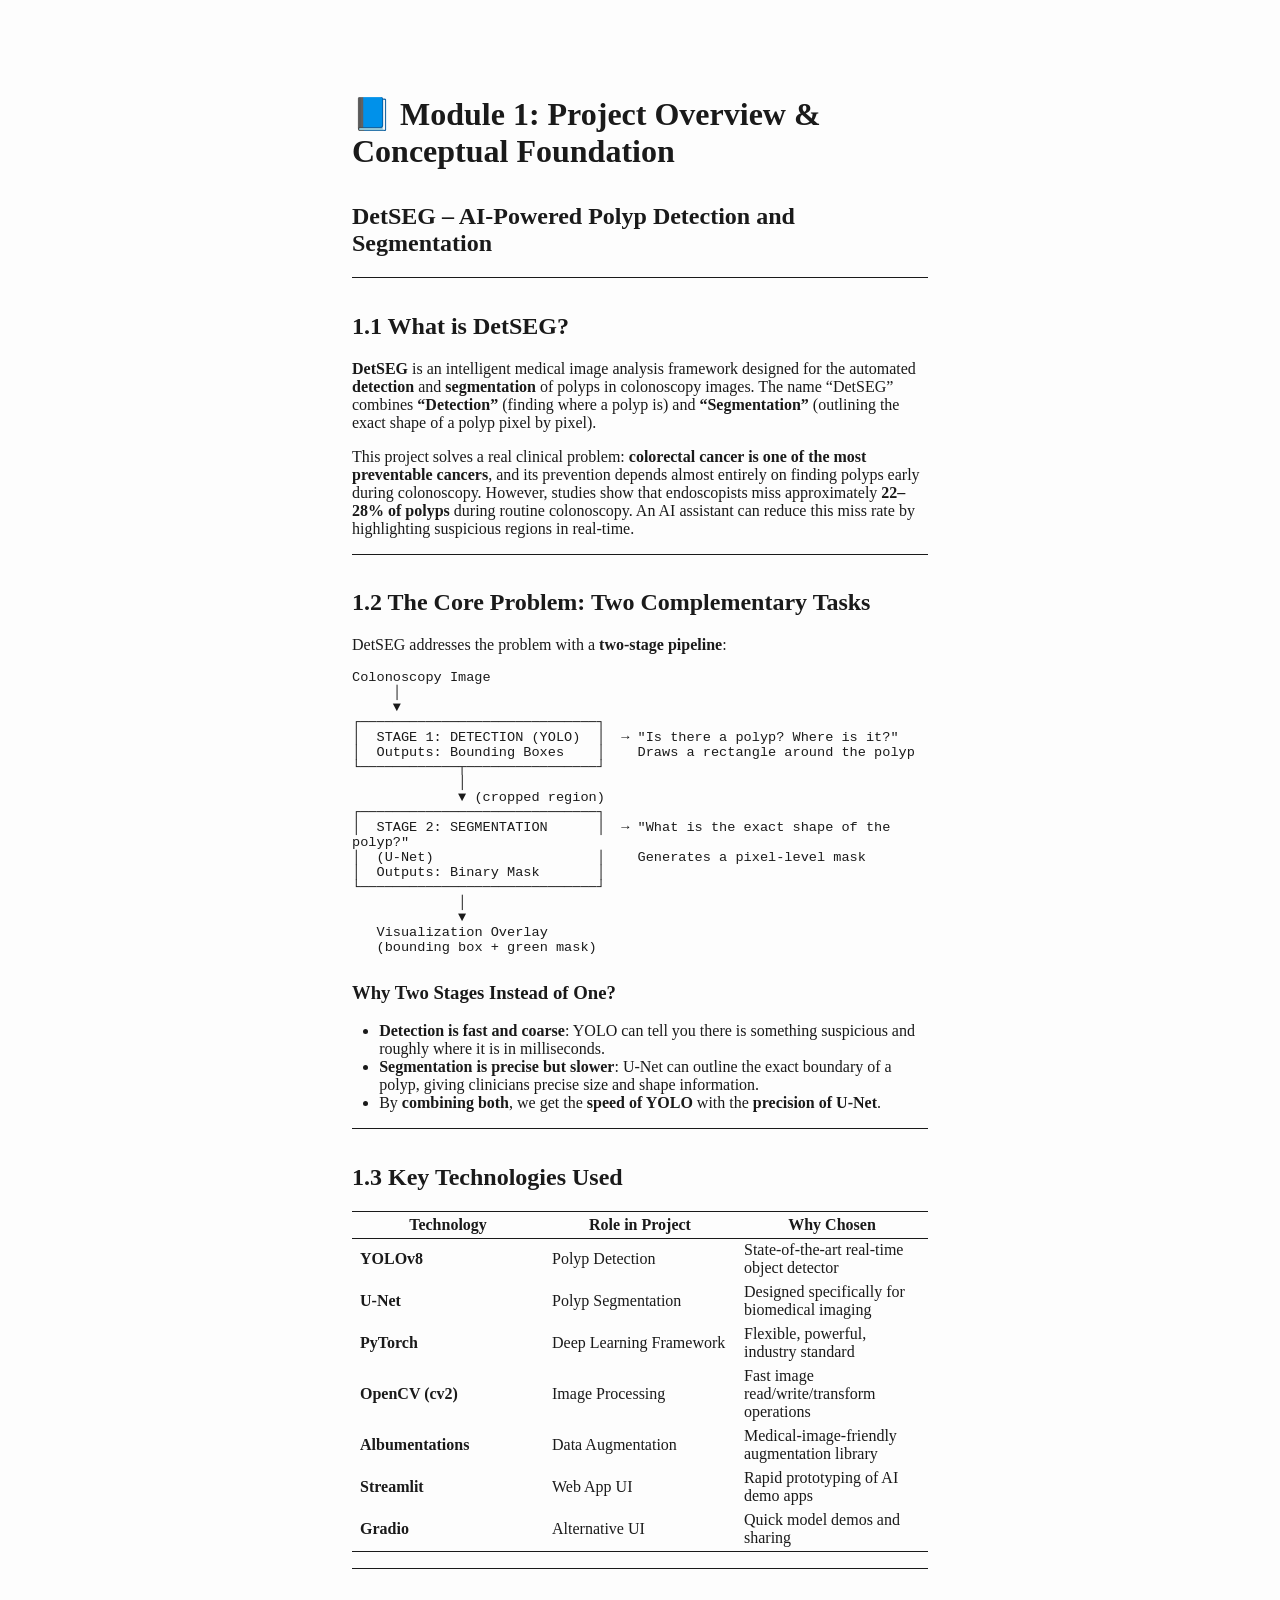
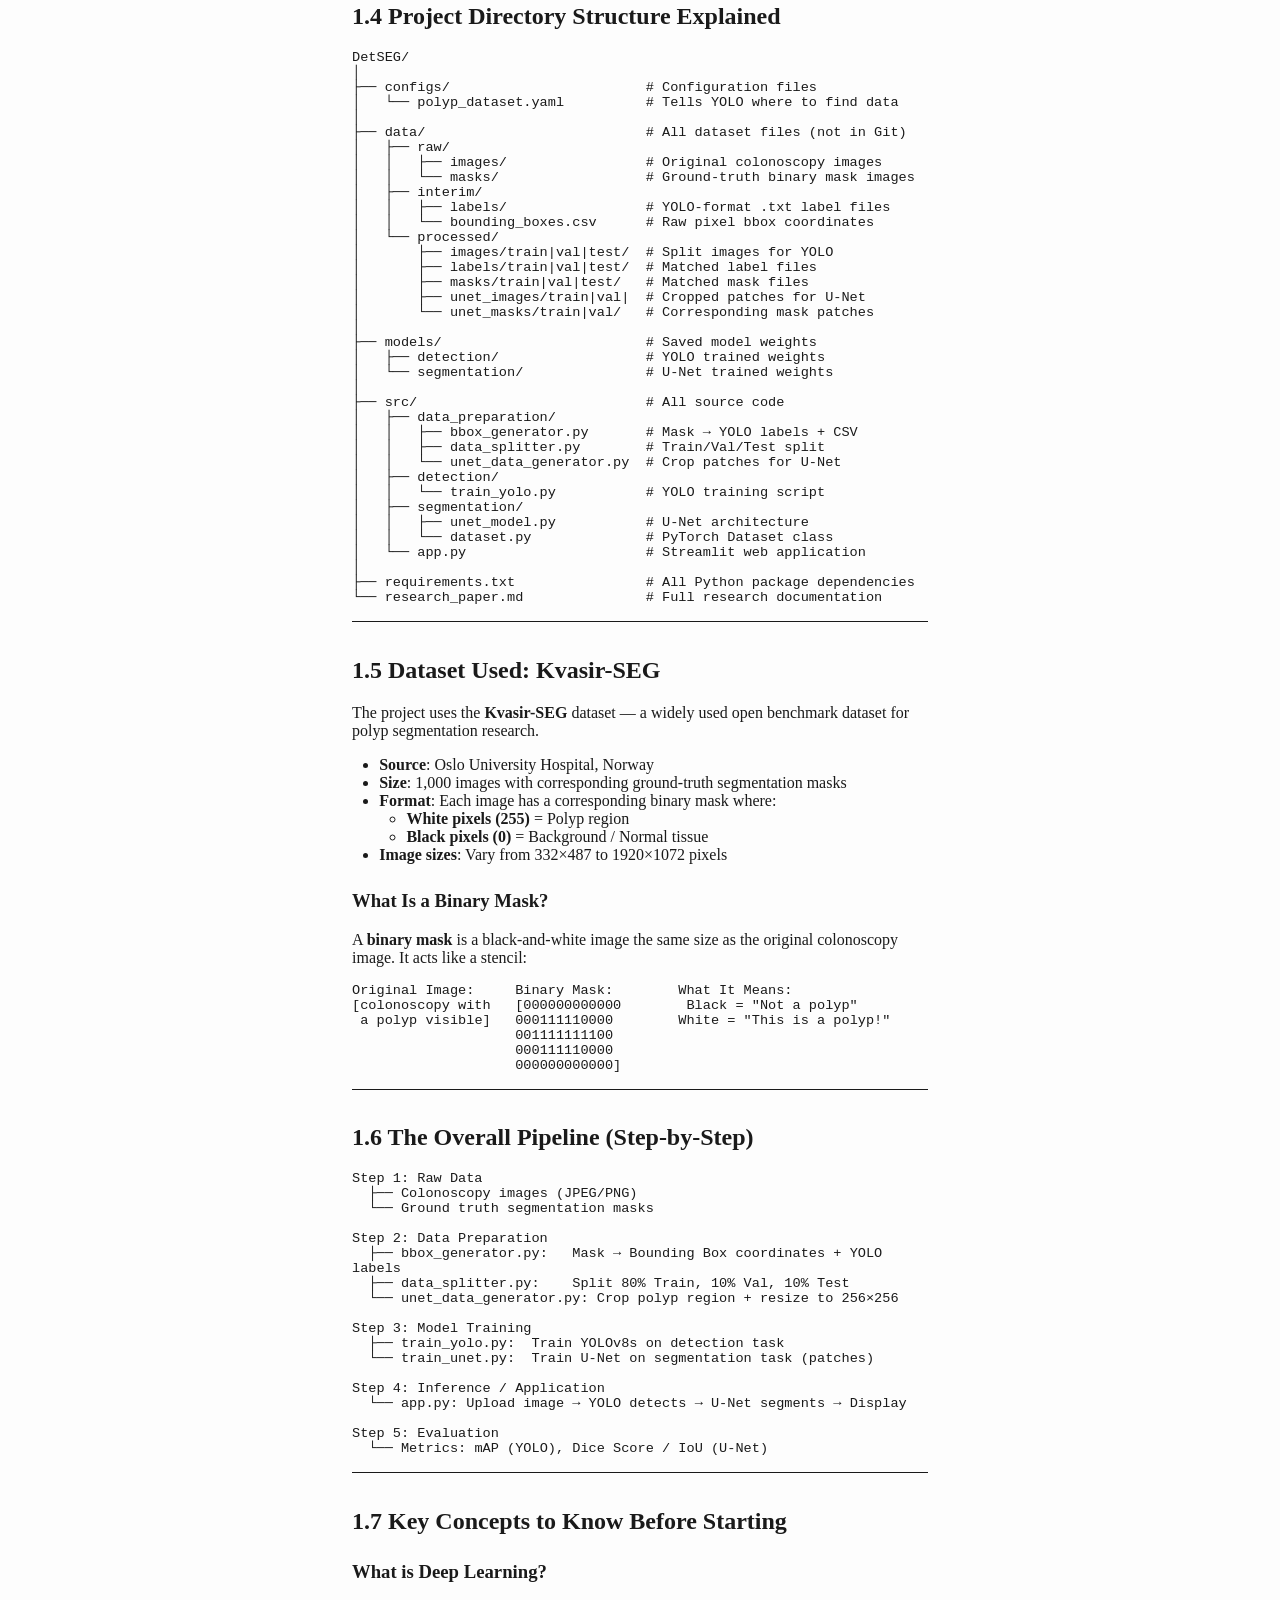
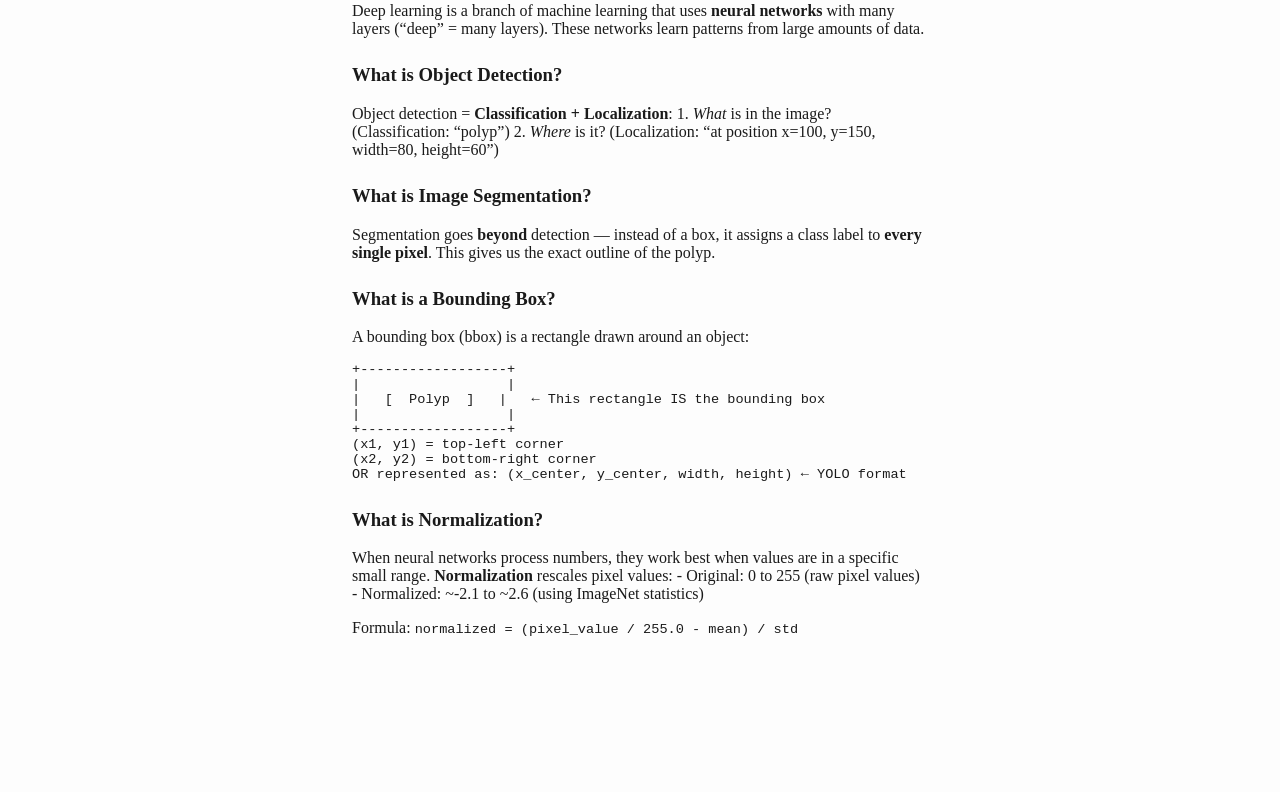
<file: docs/study_modules/Module_01_Project_Overview.html>
<!DOCTYPE html>
<html xmlns="http://www.w3.org/1999/xhtml">
<head>
  <meta charset="utf-8" />
  <meta name="generator" content="pandoc" />
  <meta name="viewport" content="width=device-width, initial-scale=1.0, user-scalable=yes" />
  <title>Module_01_Project_Overview</title>
  <style>
    /* Default styles provided by pandoc.
    ** See https://pandoc.org/MANUAL.html#variables-for-html for config info.
    */
    html {
      color: #1a1a1a;
      background-color: #fdfdfd;
    }
    body {
      margin: 0 auto;
      max-width: 36em;
      padding-left: 50px;
      padding-right: 50px;
      padding-top: 50px;
      padding-bottom: 50px;
      hyphens: auto;
      overflow-wrap: break-word;
      text-rendering: optimizeLegibility;
      font-kerning: normal;
    }
    @media (max-width: 600px) {
      body {
        font-size: 0.9em;
        padding: 12px;
      }
      h1 {
        font-size: 1.8em;
      }
    }
    @media print {
      html {
        background-color: white;
      }
      body {
        background-color: transparent;
        color: black;
        font-size: 12pt;
      }
      p, h2, h3 {
        orphans: 3;
        widows: 3;
      }
      h2, h3, h4 {
        page-break-after: avoid;
      }
    }
    p {
      margin: 1em 0;
    }
    a {
      color: #1a1a1a;
    }
    a:visited {
      color: #1a1a1a;
    }
    img {
      max-width: 100%;
    }
    svg {
      height: auto;
      max-width: 100%;
    }
    h1, h2, h3, h4, h5, h6 {
      margin-top: 1.4em;
    }
    h5, h6 {
      font-size: 1em;
      font-style: italic;
    }
    h6 {
      font-weight: normal;
    }
    ol, ul {
      padding-left: 1.7em;
      margin-top: 1em;
    }
    li > ol, li > ul {
      margin-top: 0;
    }
    blockquote {
      margin: 1em 0 1em 1.7em;
      padding-left: 1em;
      border-left: 2px solid #e6e6e6;
      color: #606060;
    }
    code {
      font-family: Menlo, Monaco, Consolas, 'Lucida Console', monospace;
      font-size: 85%;
      margin: 0;
      hyphens: manual;
    }
    pre {
      margin: 1em 0;
      overflow: auto;
    }
    pre code {
      padding: 0;
      overflow: visible;
      overflow-wrap: normal;
    }
    .sourceCode {
     background-color: transparent;
     overflow: visible;
    }
    hr {
      border: none;
      border-top: 1px solid #1a1a1a;
      height: 1px;
      margin: 1em 0;
    }
    table {
      margin: 1em 0;
      border-collapse: collapse;
      width: 100%;
      overflow-x: auto;
      display: block;
      font-variant-numeric: lining-nums tabular-nums;
    }
    table caption {
      margin-bottom: 0.75em;
    }
    tbody {
      margin-top: 0.5em;
      border-top: 1px solid #1a1a1a;
      border-bottom: 1px solid #1a1a1a;
    }
    th {
      border-top: 1px solid #1a1a1a;
      padding: 0.25em 0.5em 0.25em 0.5em;
    }
    td {
      padding: 0.125em 0.5em 0.25em 0.5em;
    }
    header {
      margin-bottom: 4em;
      text-align: center;
    }
    #TOC li {
      list-style: none;
    }
    #TOC ul {
      padding-left: 1.3em;
    }
    #TOC > ul {
      padding-left: 0;
    }
    #TOC a:not(:hover) {
      text-decoration: none;
    }
    code{white-space: pre-wrap;}
    span.smallcaps{font-variant: small-caps;}
    div.columns{display: flex; gap: min(4vw, 1.5em);}
    div.column{flex: auto; overflow-x: auto;}
    div.hanging-indent{margin-left: 1.5em; text-indent: -1.5em;}
    /* The extra [class] is a hack that increases specificity enough to
       override a similar rule in reveal.js */
    ul.task-list[class]{list-style: none;}
    ul.task-list li input[type="checkbox"] {
      font-size: inherit;
      width: 0.8em;
      margin: 0 0.8em 0.2em -1.6em;
      vertical-align: middle;
    }
    .display.math{display: block; text-align: center; margin: 0.5rem auto;}
  </style>
</head>
<body>
<h1 id="module-1-project-overview-conceptual-foundation">📘 Module 1:
Project Overview &amp; Conceptual Foundation</h1>
<h2 id="detseg-ai-powered-polyp-detection-and-segmentation">DetSEG –
AI-Powered Polyp Detection and Segmentation</h2>
<hr />
<h2 id="what-is-detseg">1.1 What is DetSEG?</h2>
<p><strong>DetSEG</strong> is an intelligent medical image analysis
framework designed for the automated <strong>detection</strong> and
<strong>segmentation</strong> of polyps in colonoscopy images. The name
“DetSEG” combines <strong>“Detection”</strong> (finding where a polyp
is) and <strong>“Segmentation”</strong> (outlining the exact shape of a
polyp pixel by pixel).</p>
<p>This project solves a real clinical problem: <strong>colorectal
cancer is one of the most preventable cancers</strong>, and its
prevention depends almost entirely on finding polyps early during
colonoscopy. However, studies show that endoscopists miss approximately
<strong>22–28% of polyps</strong> during routine colonoscopy. An AI
assistant can reduce this miss rate by highlighting suspicious regions
in real-time.</p>
<hr />
<h2 id="the-core-problem-two-complementary-tasks">1.2 The Core Problem:
Two Complementary Tasks</h2>
<p>DetSEG addresses the problem with a <strong>two-stage
pipeline</strong>:</p>
<pre><code>Colonoscopy Image
     │
     ▼
┌─────────────────────────────┐
│  STAGE 1: DETECTION (YOLO)  │  → &quot;Is there a polyp? Where is it?&quot;
│  Outputs: Bounding Boxes    │    Draws a rectangle around the polyp
└────────────┬────────────────┘
             │
             ▼ (cropped region)
┌─────────────────────────────┐
│  STAGE 2: SEGMENTATION      │  → &quot;What is the exact shape of the polyp?&quot;
│  (U-Net)                    │    Generates a pixel-level mask
│  Outputs: Binary Mask       │
└─────────────────────────────┘
             │
             ▼
   Visualization Overlay
   (bounding box + green mask)</code></pre>
<h3 id="why-two-stages-instead-of-one">Why Two Stages Instead of
One?</h3>
<ul>
<li><strong>Detection is fast and coarse</strong>: YOLO can tell you
there is something suspicious and roughly where it is in
milliseconds.</li>
<li><strong>Segmentation is precise but slower</strong>: U-Net can
outline the exact boundary of a polyp, giving clinicians precise size
and shape information.</li>
<li>By <strong>combining both</strong>, we get the <strong>speed of
YOLO</strong> with the <strong>precision of U-Net</strong>.</li>
</ul>
<hr />
<h2 id="key-technologies-used">1.3 Key Technologies Used</h2>
<table>
<colgroup>
<col style="width: 33%" />
<col style="width: 33%" />
<col style="width: 33%" />
</colgroup>
<thead>
<tr>
<th>Technology</th>
<th>Role in Project</th>
<th>Why Chosen</th>
</tr>
</thead>
<tbody>
<tr>
<td><strong>YOLOv8</strong></td>
<td>Polyp Detection</td>
<td>State-of-the-art real-time object detector</td>
</tr>
<tr>
<td><strong>U-Net</strong></td>
<td>Polyp Segmentation</td>
<td>Designed specifically for biomedical imaging</td>
</tr>
<tr>
<td><strong>PyTorch</strong></td>
<td>Deep Learning Framework</td>
<td>Flexible, powerful, industry standard</td>
</tr>
<tr>
<td><strong>OpenCV (cv2)</strong></td>
<td>Image Processing</td>
<td>Fast image read/write/transform operations</td>
</tr>
<tr>
<td><strong>Albumentations</strong></td>
<td>Data Augmentation</td>
<td>Medical-image-friendly augmentation library</td>
</tr>
<tr>
<td><strong>Streamlit</strong></td>
<td>Web App UI</td>
<td>Rapid prototyping of AI demo apps</td>
</tr>
<tr>
<td><strong>Gradio</strong></td>
<td>Alternative UI</td>
<td>Quick model demos and sharing</td>
</tr>
</tbody>
</table>
<hr />
<h2 id="project-directory-structure-explained">1.4 Project Directory
Structure Explained</h2>
<pre><code>DetSEG/
│
├── configs/                        # Configuration files
│   └── polyp_dataset.yaml          # Tells YOLO where to find data
│
├── data/                           # All dataset files (not in Git)
│   ├── raw/
│   │   ├── images/                 # Original colonoscopy images
│   │   └── masks/                  # Ground-truth binary mask images
│   ├── interim/
│   │   ├── labels/                 # YOLO-format .txt label files
│   │   └── bounding_boxes.csv      # Raw pixel bbox coordinates
│   └── processed/
│       ├── images/train|val|test/  # Split images for YOLO
│       ├── labels/train|val|test/  # Matched label files
│       ├── masks/train|val|test/   # Matched mask files
│       ├── unet_images/train|val|  # Cropped patches for U-Net
│       └── unet_masks/train|val/   # Corresponding mask patches
│
├── models/                         # Saved model weights
│   ├── detection/                  # YOLO trained weights
│   └── segmentation/               # U-Net trained weights
│
├── src/                            # All source code
│   ├── data_preparation/
│   │   ├── bbox_generator.py       # Mask → YOLO labels + CSV
│   │   ├── data_splitter.py        # Train/Val/Test split
│   │   └── unet_data_generator.py  # Crop patches for U-Net
│   ├── detection/
│   │   └── train_yolo.py           # YOLO training script
│   ├── segmentation/
│   │   ├── unet_model.py           # U-Net architecture
│   │   └── dataset.py              # PyTorch Dataset class
│   └── app.py                      # Streamlit web application
│
├── requirements.txt                # All Python package dependencies
└── research_paper.md               # Full research documentation</code></pre>
<hr />
<h2 id="dataset-used-kvasir-seg">1.5 Dataset Used: Kvasir-SEG</h2>
<p>The project uses the <strong>Kvasir-SEG</strong> dataset — a widely
used open benchmark dataset for polyp segmentation research.</p>
<ul>
<li><strong>Source</strong>: Oslo University Hospital, Norway</li>
<li><strong>Size</strong>: 1,000 images with corresponding ground-truth
segmentation masks</li>
<li><strong>Format</strong>: Each image has a corresponding binary mask
where:
<ul>
<li><strong>White pixels (255)</strong> = Polyp region</li>
<li><strong>Black pixels (0)</strong> = Background / Normal tissue</li>
</ul></li>
<li><strong>Image sizes</strong>: Vary from 332×487 to 1920×1072
pixels</li>
</ul>
<h3 id="what-is-a-binary-mask">What Is a Binary Mask?</h3>
<p>A <strong>binary mask</strong> is a black-and-white image the same
size as the original colonoscopy image. It acts like a stencil:</p>
<pre><code>Original Image:     Binary Mask:        What It Means:
[colonoscopy with   [000000000000        Black = &quot;Not a polyp&quot;
 a polyp visible]   000111110000        White = &quot;This is a polyp!&quot;
                    001111111100
                    000111110000
                    000000000000]</code></pre>
<hr />
<h2 id="the-overall-pipeline-step-by-step">1.6 The Overall Pipeline
(Step-by-Step)</h2>
<pre><code>Step 1: Raw Data
  ├── Colonoscopy images (JPEG/PNG)
  └── Ground truth segmentation masks

Step 2: Data Preparation
  ├── bbox_generator.py:   Mask → Bounding Box coordinates + YOLO labels
  ├── data_splitter.py:    Split 80% Train, 10% Val, 10% Test
  └── unet_data_generator.py: Crop polyp region + resize to 256×256

Step 3: Model Training
  ├── train_yolo.py:  Train YOLOv8s on detection task
  └── train_unet.py:  Train U-Net on segmentation task (patches)

Step 4: Inference / Application
  └── app.py: Upload image → YOLO detects → U-Net segments → Display

Step 5: Evaluation
  └── Metrics: mAP (YOLO), Dice Score / IoU (U-Net)</code></pre>
<hr />
<h2 id="key-concepts-to-know-before-starting">1.7 Key Concepts to Know
Before Starting</h2>
<h3 id="what-is-deep-learning">What is Deep Learning?</h3>
<p>Deep learning is a branch of machine learning that uses
<strong>neural networks</strong> with many layers (“deep” = many
layers). These networks learn patterns from large amounts of data.</p>
<h3 id="what-is-object-detection">What is Object Detection?</h3>
<p>Object detection = <strong>Classification + Localization</strong>: 1.
<em>What</em> is in the image? (Classification: “polyp”) 2.
<em>Where</em> is it? (Localization: “at position x=100, y=150,
width=80, height=60”)</p>
<h3 id="what-is-image-segmentation">What is Image Segmentation?</h3>
<p>Segmentation goes <strong>beyond</strong> detection — instead of a
box, it assigns a class label to <strong>every single pixel</strong>.
This gives us the exact outline of the polyp.</p>
<h3 id="what-is-a-bounding-box">What is a Bounding Box?</h3>
<p>A bounding box (bbox) is a rectangle drawn around an object:</p>
<pre><code>+------------------+
|                  |
|   [  Polyp  ]   |   ← This rectangle IS the bounding box
|                  |
+------------------+
(x1, y1) = top-left corner
(x2, y2) = bottom-right corner
OR represented as: (x_center, y_center, width, height) ← YOLO format</code></pre>
<h3 id="what-is-normalization">What is Normalization?</h3>
<p>When neural networks process numbers, they work best when values are
in a specific small range. <strong>Normalization</strong> rescales pixel
values: - Original: 0 to 255 (raw pixel values) - Normalized: ~-2.1 to
~2.6 (using ImageNet statistics)</p>
<p>Formula:
<code>normalized = (pixel_value / 255.0 - mean) / std</code></p>
</body>
</html>
</file>
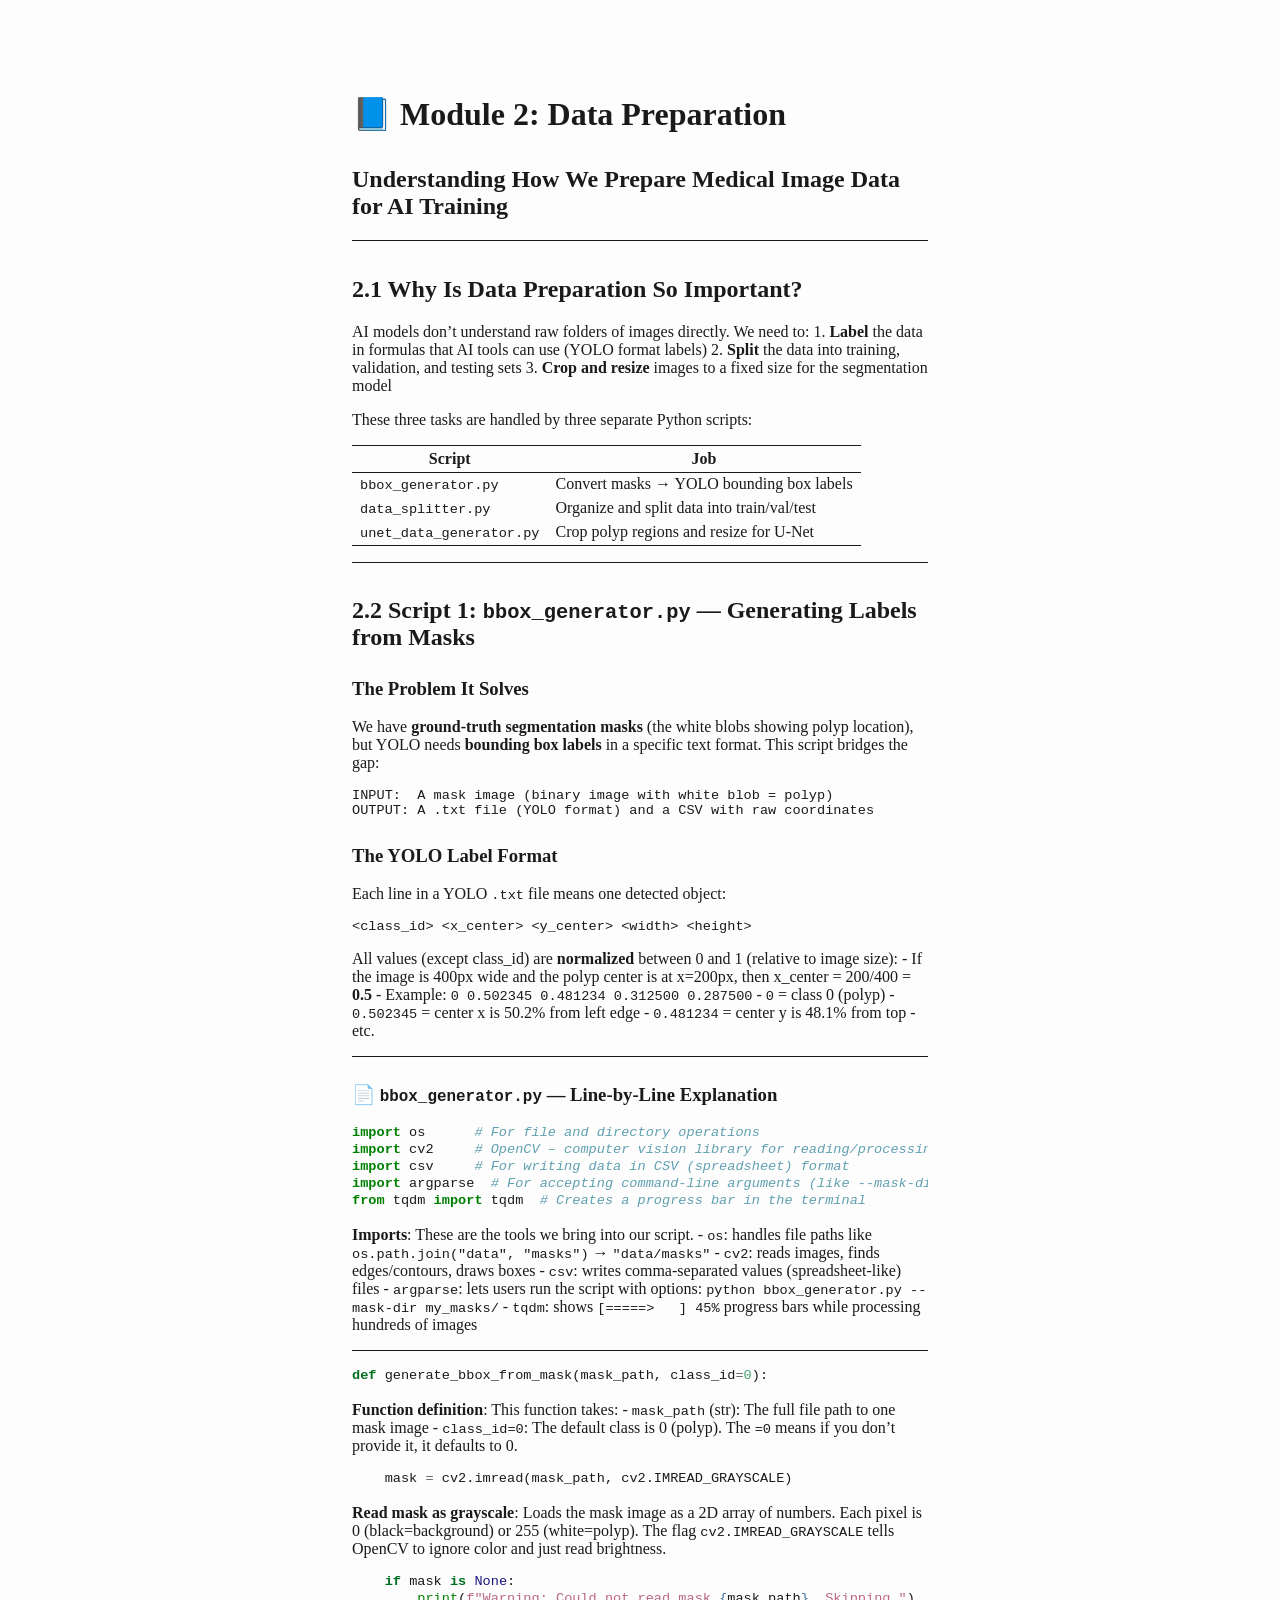
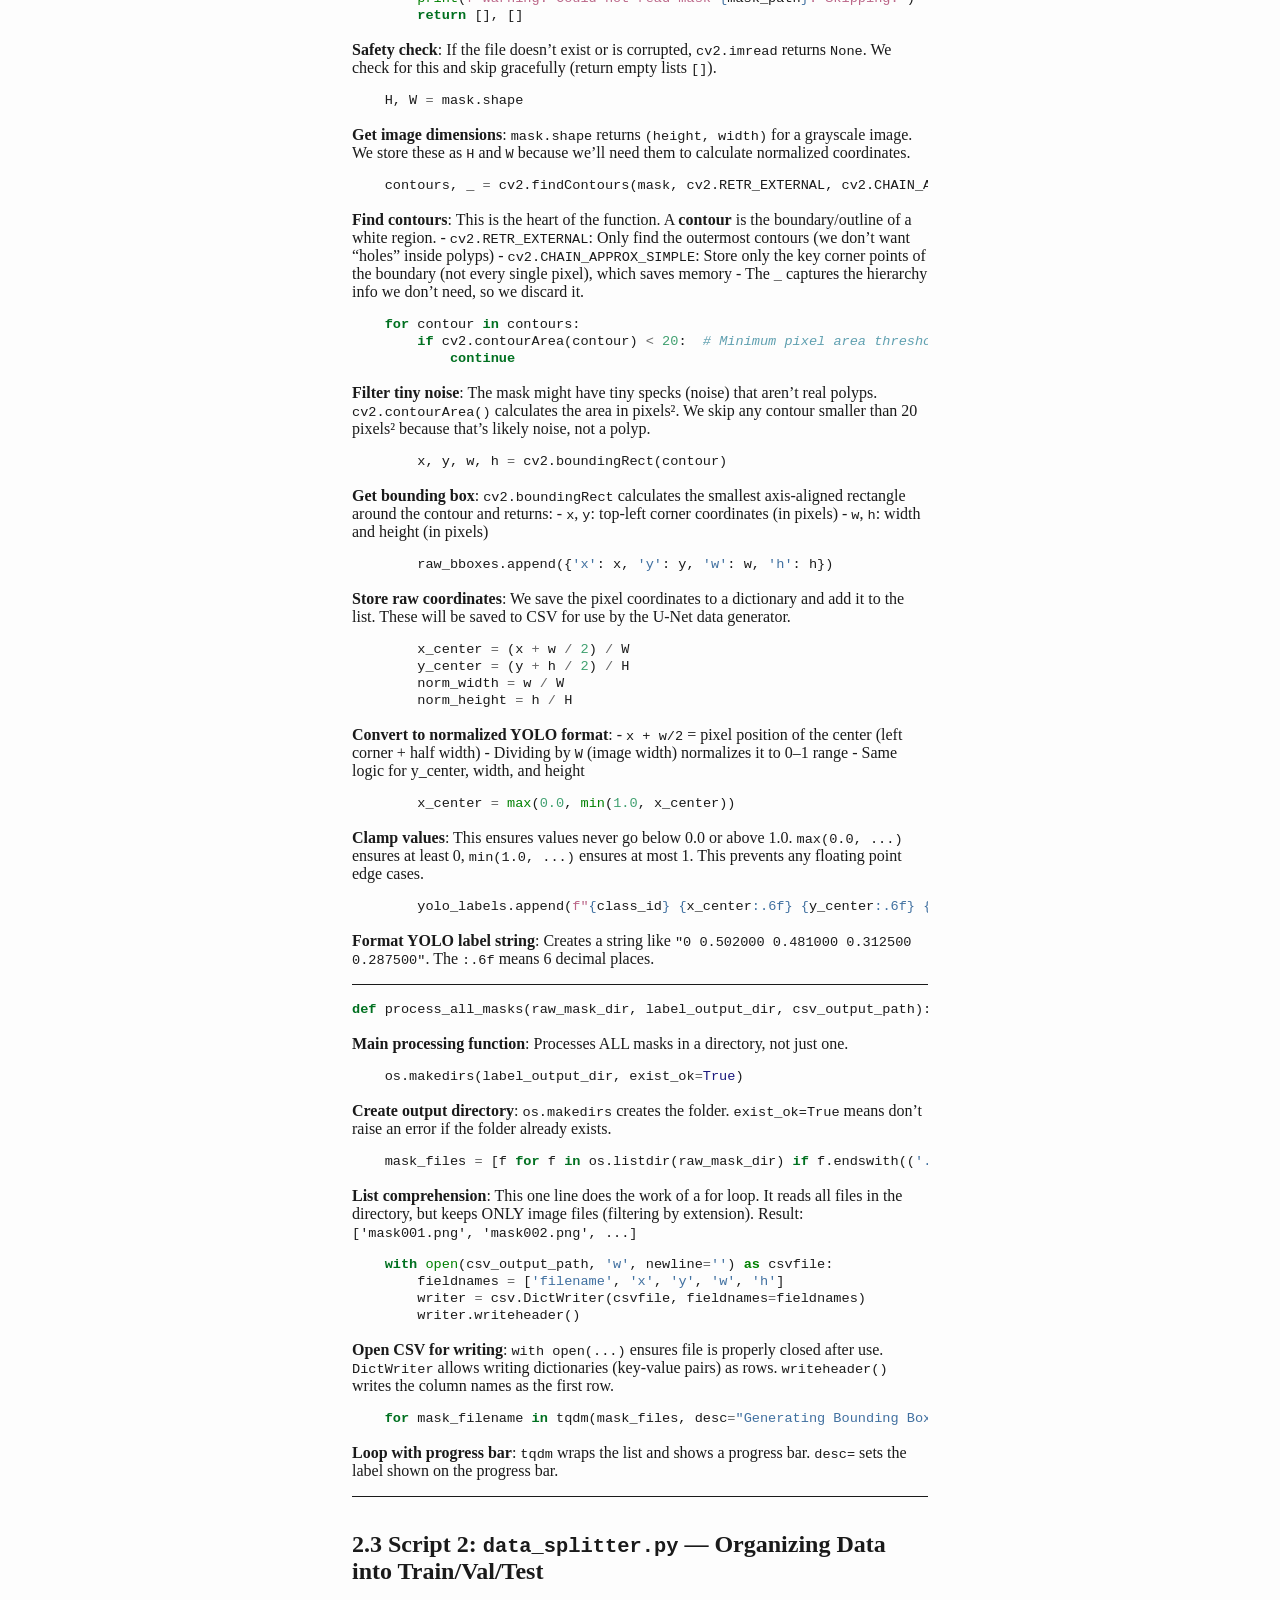
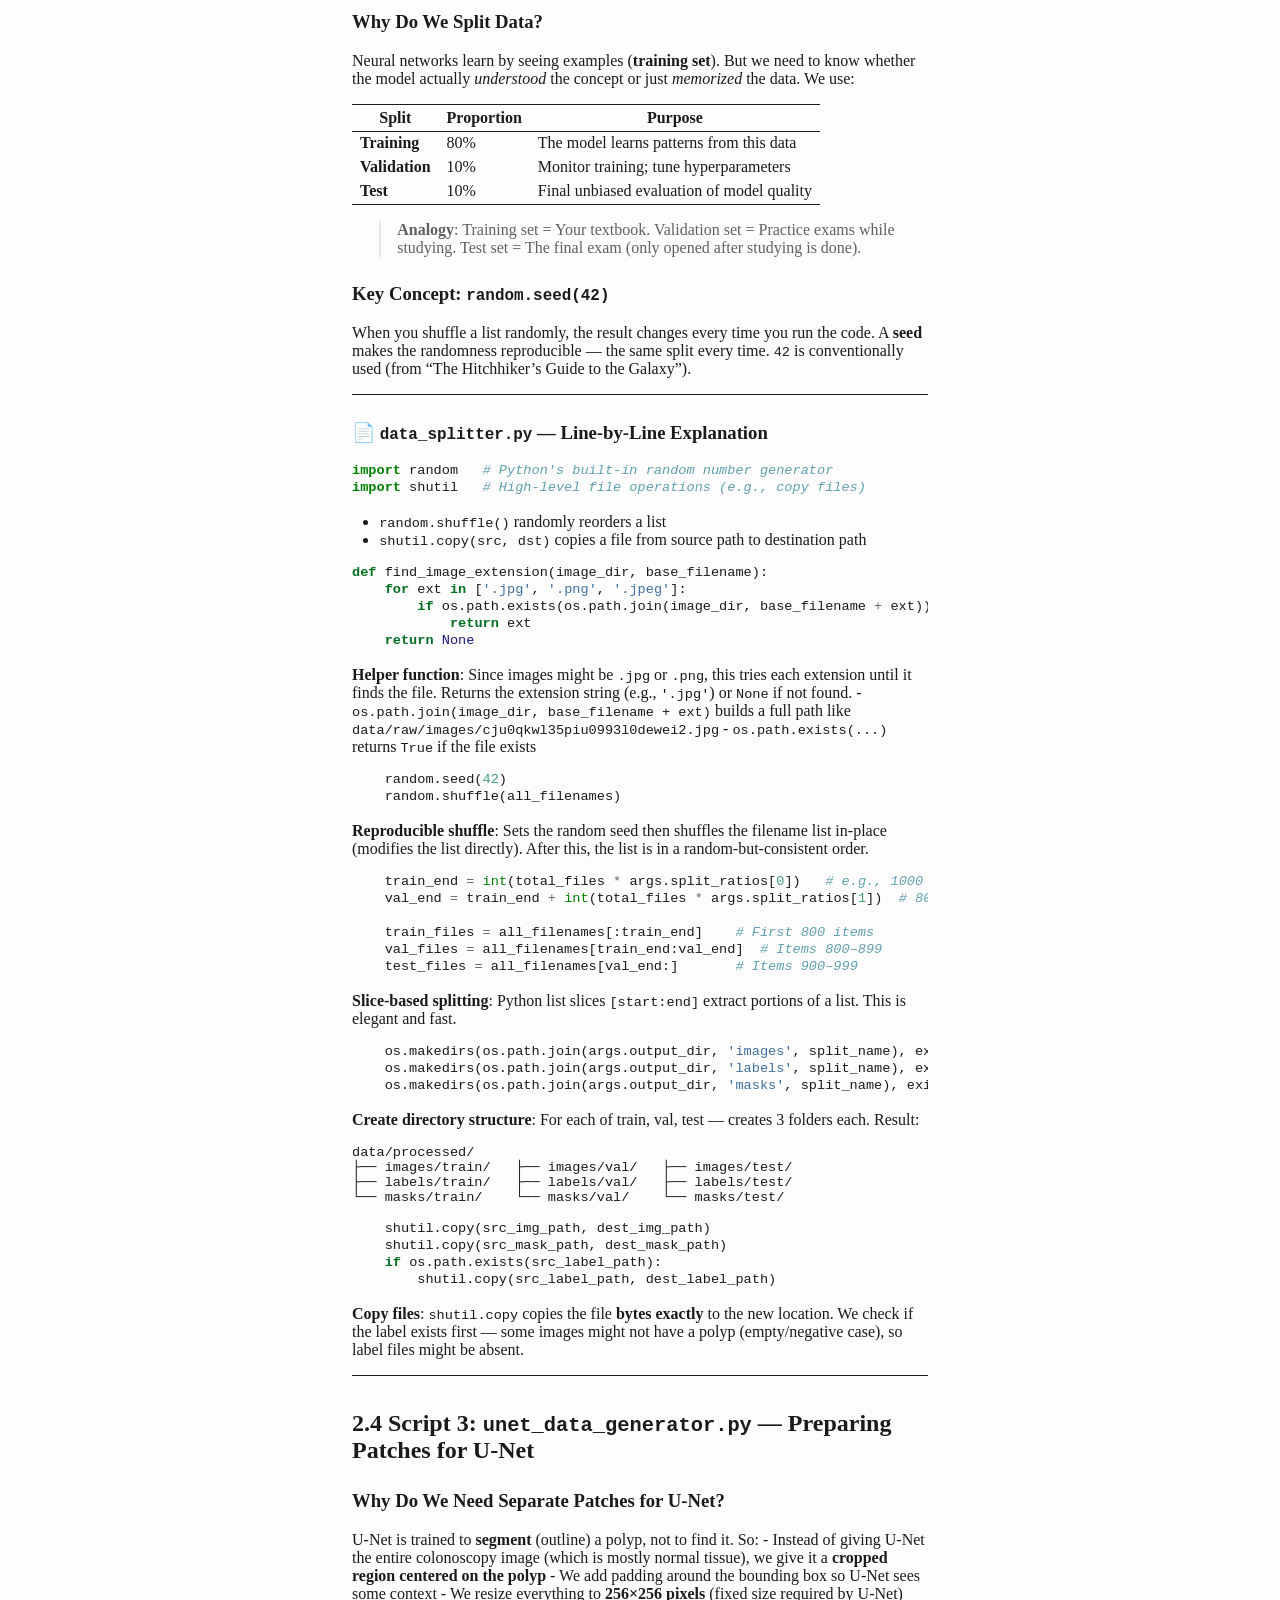
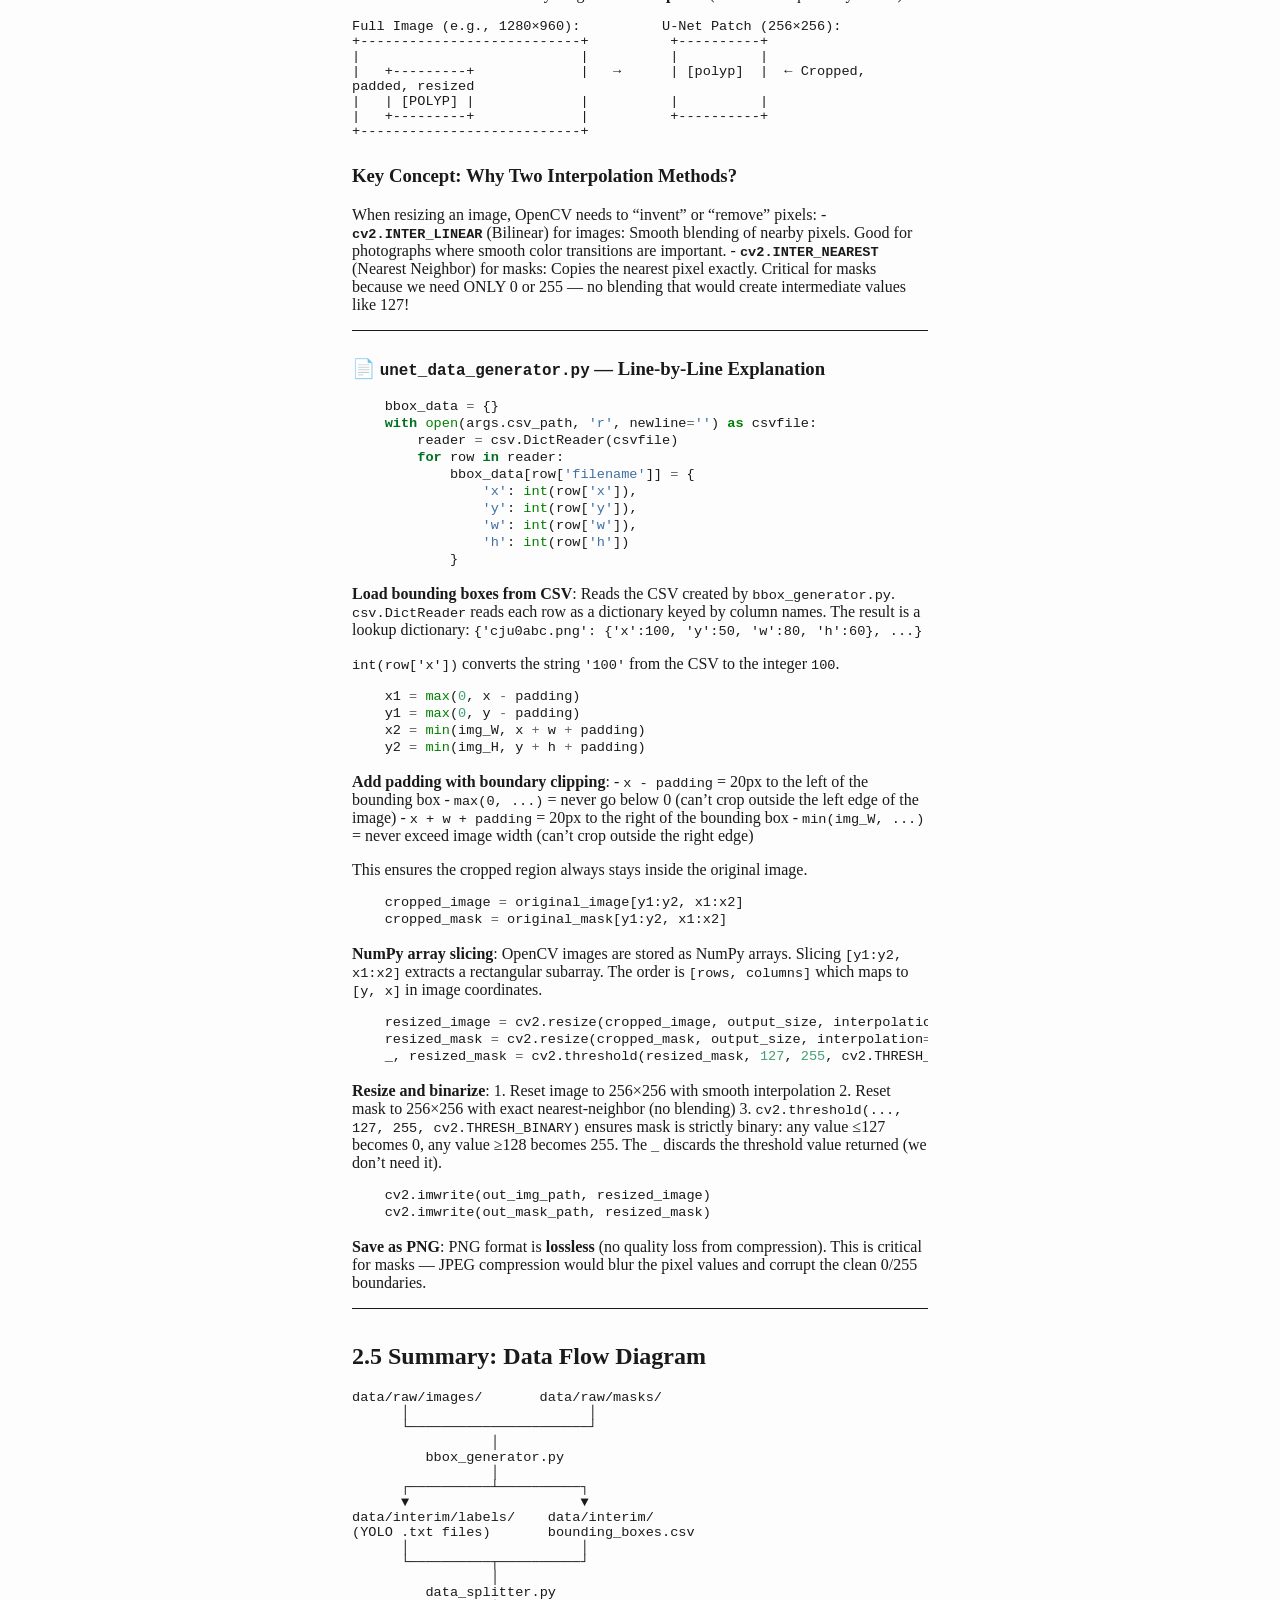
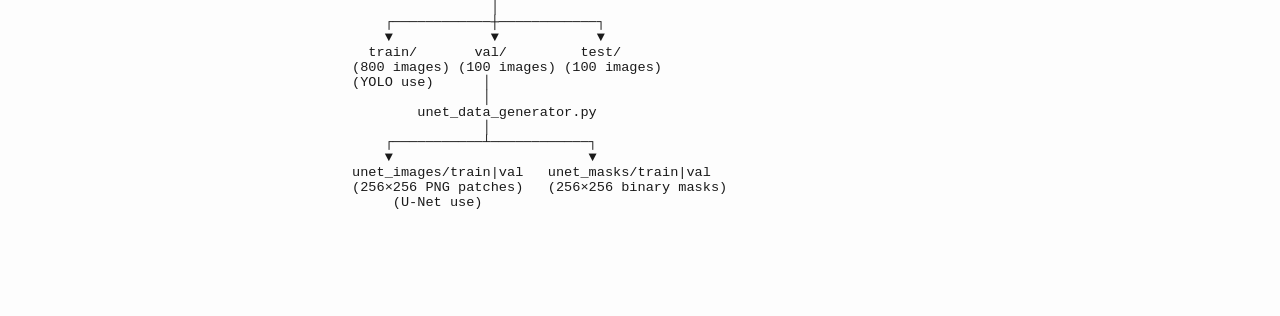
<file: docs/study_modules/Module_02_Data_Preparation.html>
<!DOCTYPE html>
<html xmlns="http://www.w3.org/1999/xhtml">
<head>
  <meta charset="utf-8" />
  <meta name="generator" content="pandoc" />
  <meta name="viewport" content="width=device-width, initial-scale=1.0, user-scalable=yes" />
  <title>Module_02_Data_Preparation</title>
  <style>
    /* Default styles provided by pandoc.
    ** See https://pandoc.org/MANUAL.html#variables-for-html for config info.
    */
    html {
      color: #1a1a1a;
      background-color: #fdfdfd;
    }
    body {
      margin: 0 auto;
      max-width: 36em;
      padding-left: 50px;
      padding-right: 50px;
      padding-top: 50px;
      padding-bottom: 50px;
      hyphens: auto;
      overflow-wrap: break-word;
      text-rendering: optimizeLegibility;
      font-kerning: normal;
    }
    @media (max-width: 600px) {
      body {
        font-size: 0.9em;
        padding: 12px;
      }
      h1 {
        font-size: 1.8em;
      }
    }
    @media print {
      html {
        background-color: white;
      }
      body {
        background-color: transparent;
        color: black;
        font-size: 12pt;
      }
      p, h2, h3 {
        orphans: 3;
        widows: 3;
      }
      h2, h3, h4 {
        page-break-after: avoid;
      }
    }
    p {
      margin: 1em 0;
    }
    a {
      color: #1a1a1a;
    }
    a:visited {
      color: #1a1a1a;
    }
    img {
      max-width: 100%;
    }
    svg {
      height: auto;
      max-width: 100%;
    }
    h1, h2, h3, h4, h5, h6 {
      margin-top: 1.4em;
    }
    h5, h6 {
      font-size: 1em;
      font-style: italic;
    }
    h6 {
      font-weight: normal;
    }
    ol, ul {
      padding-left: 1.7em;
      margin-top: 1em;
    }
    li > ol, li > ul {
      margin-top: 0;
    }
    blockquote {
      margin: 1em 0 1em 1.7em;
      padding-left: 1em;
      border-left: 2px solid #e6e6e6;
      color: #606060;
    }
    code {
      font-family: Menlo, Monaco, Consolas, 'Lucida Console', monospace;
      font-size: 85%;
      margin: 0;
      hyphens: manual;
    }
    pre {
      margin: 1em 0;
      overflow: auto;
    }
    pre code {
      padding: 0;
      overflow: visible;
      overflow-wrap: normal;
    }
    .sourceCode {
     background-color: transparent;
     overflow: visible;
    }
    hr {
      border: none;
      border-top: 1px solid #1a1a1a;
      height: 1px;
      margin: 1em 0;
    }
    table {
      margin: 1em 0;
      border-collapse: collapse;
      width: 100%;
      overflow-x: auto;
      display: block;
      font-variant-numeric: lining-nums tabular-nums;
    }
    table caption {
      margin-bottom: 0.75em;
    }
    tbody {
      margin-top: 0.5em;
      border-top: 1px solid #1a1a1a;
      border-bottom: 1px solid #1a1a1a;
    }
    th {
      border-top: 1px solid #1a1a1a;
      padding: 0.25em 0.5em 0.25em 0.5em;
    }
    td {
      padding: 0.125em 0.5em 0.25em 0.5em;
    }
    header {
      margin-bottom: 4em;
      text-align: center;
    }
    #TOC li {
      list-style: none;
    }
    #TOC ul {
      padding-left: 1.3em;
    }
    #TOC > ul {
      padding-left: 0;
    }
    #TOC a:not(:hover) {
      text-decoration: none;
    }
    code{white-space: pre-wrap;}
    span.smallcaps{font-variant: small-caps;}
    div.columns{display: flex; gap: min(4vw, 1.5em);}
    div.column{flex: auto; overflow-x: auto;}
    div.hanging-indent{margin-left: 1.5em; text-indent: -1.5em;}
    /* The extra [class] is a hack that increases specificity enough to
       override a similar rule in reveal.js */
    ul.task-list[class]{list-style: none;}
    ul.task-list li input[type="checkbox"] {
      font-size: inherit;
      width: 0.8em;
      margin: 0 0.8em 0.2em -1.6em;
      vertical-align: middle;
    }
    .display.math{display: block; text-align: center; margin: 0.5rem auto;}
    /* CSS for syntax highlighting */
    html { -webkit-text-size-adjust: 100%; }
    pre > code.sourceCode { white-space: pre; position: relative; }
    pre > code.sourceCode > span { display: inline-block; line-height: 1.25; }
    pre > code.sourceCode > span:empty { height: 1.2em; }
    .sourceCode { overflow: visible; }
    code.sourceCode > span { color: inherit; text-decoration: inherit; }
    div.sourceCode { margin: 1em 0; }
    pre.sourceCode { margin: 0; }
    @media screen {
    div.sourceCode { overflow: auto; }
    }
    @media print {
    pre > code.sourceCode { white-space: pre-wrap; }
    pre > code.sourceCode > span { text-indent: -5em; padding-left: 5em; }
    }
    pre.numberSource code
      { counter-reset: source-line 0; }
    pre.numberSource code > span
      { position: relative; left: -4em; counter-increment: source-line; }
    pre.numberSource code > span > a:first-child::before
      { content: counter(source-line);
        position: relative; left: -1em; text-align: right; vertical-align: baseline;
        border: none; display: inline-block;
        -webkit-touch-callout: none; -webkit-user-select: none;
        -khtml-user-select: none; -moz-user-select: none;
        -ms-user-select: none; user-select: none;
        padding: 0 4px; width: 4em;
        color: #aaaaaa;
      }
    pre.numberSource { margin-left: 3em; border-left: 1px solid #aaaaaa;  padding-left: 4px; }
    div.sourceCode
      {   }
    @media screen {
    pre > code.sourceCode > span > a:first-child::before { text-decoration: underline; }
    }
    code span.al { color: #ff0000; font-weight: bold; } /* Alert */
    code span.an { color: #60a0b0; font-weight: bold; font-style: italic; } /* Annotation */
    code span.at { color: #7d9029; } /* Attribute */
    code span.bn { color: #40a070; } /* BaseN */
    code span.bu { color: #008000; } /* BuiltIn */
    code span.cf { color: #007020; font-weight: bold; } /* ControlFlow */
    code span.ch { color: #4070a0; } /* Char */
    code span.cn { color: #880000; } /* Constant */
    code span.co { color: #60a0b0; font-style: italic; } /* Comment */
    code span.cv { color: #60a0b0; font-weight: bold; font-style: italic; } /* CommentVar */
    code span.do { color: #ba2121; font-style: italic; } /* Documentation */
    code span.dt { color: #902000; } /* DataType */
    code span.dv { color: #40a070; } /* DecVal */
    code span.er { color: #ff0000; font-weight: bold; } /* Error */
    code span.ex { } /* Extension */
    code span.fl { color: #40a070; } /* Float */
    code span.fu { color: #06287e; } /* Function */
    code span.im { color: #008000; font-weight: bold; } /* Import */
    code span.in { color: #60a0b0; font-weight: bold; font-style: italic; } /* Information */
    code span.kw { color: #007020; font-weight: bold; } /* Keyword */
    code span.op { color: #666666; } /* Operator */
    code span.ot { color: #007020; } /* Other */
    code span.pp { color: #bc7a00; } /* Preprocessor */
    code span.sc { color: #4070a0; } /* SpecialChar */
    code span.ss { color: #bb6688; } /* SpecialString */
    code span.st { color: #4070a0; } /* String */
    code span.va { color: #19177c; } /* Variable */
    code span.vs { color: #4070a0; } /* VerbatimString */
    code span.wa { color: #60a0b0; font-weight: bold; font-style: italic; } /* Warning */
  </style>
</head>
<body>
<h1 id="module-2-data-preparation">📘 Module 2: Data Preparation</h1>
<h2
id="understanding-how-we-prepare-medical-image-data-for-ai-training">Understanding
How We Prepare Medical Image Data for AI Training</h2>
<hr />
<h2 id="why-is-data-preparation-so-important">2.1 Why Is Data
Preparation So Important?</h2>
<p>AI models don’t understand raw folders of images directly. We need
to: 1. <strong>Label</strong> the data in formulas that AI tools can use
(YOLO format labels) 2. <strong>Split</strong> the data into training,
validation, and testing sets 3. <strong>Crop and resize</strong> images
to a fixed size for the segmentation model</p>
<p>These three tasks are handled by three separate Python scripts:</p>
<table>
<thead>
<tr>
<th>Script</th>
<th>Job</th>
</tr>
</thead>
<tbody>
<tr>
<td><code>bbox_generator.py</code></td>
<td>Convert masks → YOLO bounding box labels</td>
</tr>
<tr>
<td><code>data_splitter.py</code></td>
<td>Organize and split data into train/val/test</td>
</tr>
<tr>
<td><code>unet_data_generator.py</code></td>
<td>Crop polyp regions and resize for U-Net</td>
</tr>
</tbody>
</table>
<hr />
<h2 id="script-1-bbox_generator.py-generating-labels-from-masks">2.2
Script 1: <code>bbox_generator.py</code> — Generating Labels from
Masks</h2>
<h3 id="the-problem-it-solves">The Problem It Solves</h3>
<p>We have <strong>ground-truth segmentation masks</strong> (the white
blobs showing polyp location), but YOLO needs <strong>bounding box
labels</strong> in a specific text format. This script bridges the
gap:</p>
<pre><code>INPUT:  A mask image (binary image with white blob = polyp)
OUTPUT: A .txt file (YOLO format) and a CSV with raw coordinates</code></pre>
<h3 id="the-yolo-label-format">The YOLO Label Format</h3>
<p>Each line in a YOLO <code>.txt</code> file means one detected
object:</p>
<pre><code>&lt;class_id&gt; &lt;x_center&gt; &lt;y_center&gt; &lt;width&gt; &lt;height&gt;</code></pre>
<p>All values (except class_id) are <strong>normalized</strong> between
0 and 1 (relative to image size): - If the image is 400px wide and the
polyp center is at x=200px, then x_center = 200/400 =
<strong>0.5</strong> - Example:
<code>0 0.502345 0.481234 0.312500 0.287500</code> - <code>0</code> =
class 0 (polyp) - <code>0.502345</code> = center x is 50.2% from left
edge - <code>0.481234</code> = center y is 48.1% from top - etc.</p>
<hr />
<h3 id="bbox_generator.py-line-by-line-explanation">📄
<code>bbox_generator.py</code> — Line-by-Line Explanation</h3>
<div class="sourceCode" id="cb3"><pre
class="sourceCode python"><code class="sourceCode python"><span id="cb3-1"><a href="#cb3-1" aria-hidden="true" tabindex="-1"></a><span class="im">import</span> os      <span class="co"># For file and directory operations</span></span>
<span id="cb3-2"><a href="#cb3-2" aria-hidden="true" tabindex="-1"></a><span class="im">import</span> cv2     <span class="co"># OpenCV – computer vision library for reading/processing images</span></span>
<span id="cb3-3"><a href="#cb3-3" aria-hidden="true" tabindex="-1"></a><span class="im">import</span> csv     <span class="co"># For writing data in CSV (spreadsheet) format</span></span>
<span id="cb3-4"><a href="#cb3-4" aria-hidden="true" tabindex="-1"></a><span class="im">import</span> argparse  <span class="co"># For accepting command-line arguments (like --mask-dir)</span></span>
<span id="cb3-5"><a href="#cb3-5" aria-hidden="true" tabindex="-1"></a><span class="im">from</span> tqdm <span class="im">import</span> tqdm  <span class="co"># Creates a progress bar in the terminal</span></span></code></pre></div>
<p><strong>Imports</strong>: These are the tools we bring into our
script. - <code>os</code>: handles file paths like
<code>os.path.join("data", "masks")</code> → <code>"data/masks"</code> -
<code>cv2</code>: reads images, finds edges/contours, draws boxes -
<code>csv</code>: writes comma-separated values (spreadsheet-like) files
- <code>argparse</code>: lets users run the script with options:
<code>python bbox_generator.py --mask-dir my_masks/</code> -
<code>tqdm</code>: shows <code>[=====&gt;   ] 45%</code> progress bars
while processing hundreds of images</p>
<hr />
<div class="sourceCode" id="cb4"><pre
class="sourceCode python"><code class="sourceCode python"><span id="cb4-1"><a href="#cb4-1" aria-hidden="true" tabindex="-1"></a><span class="kw">def</span> generate_bbox_from_mask(mask_path, class_id<span class="op">=</span><span class="dv">0</span>):</span></code></pre></div>
<p><strong>Function definition</strong>: This function takes: -
<code>mask_path</code> (str): The full file path to one mask image -
<code>class_id=0</code>: The default class is 0 (polyp). The
<code>=0</code> means if you don’t provide it, it defaults to 0.</p>
<div class="sourceCode" id="cb5"><pre
class="sourceCode python"><code class="sourceCode python"><span id="cb5-1"><a href="#cb5-1" aria-hidden="true" tabindex="-1"></a>    mask <span class="op">=</span> cv2.imread(mask_path, cv2.IMREAD_GRAYSCALE)</span></code></pre></div>
<p><strong>Read mask as grayscale</strong>: Loads the mask image as a 2D
array of numbers. Each pixel is 0 (black=background) or 255
(white=polyp). The flag <code>cv2.IMREAD_GRAYSCALE</code> tells OpenCV
to ignore color and just read brightness.</p>
<div class="sourceCode" id="cb6"><pre
class="sourceCode python"><code class="sourceCode python"><span id="cb6-1"><a href="#cb6-1" aria-hidden="true" tabindex="-1"></a>    <span class="cf">if</span> mask <span class="kw">is</span> <span class="va">None</span>:</span>
<span id="cb6-2"><a href="#cb6-2" aria-hidden="true" tabindex="-1"></a>        <span class="bu">print</span>(<span class="ss">f&quot;Warning: Could not read mask </span><span class="sc">{</span>mask_path<span class="sc">}</span><span class="ss">. Skipping.&quot;</span>)</span>
<span id="cb6-3"><a href="#cb6-3" aria-hidden="true" tabindex="-1"></a>        <span class="cf">return</span> [], []</span></code></pre></div>
<p><strong>Safety check</strong>: If the file doesn’t exist or is
corrupted, <code>cv2.imread</code> returns <code>None</code>. We check
for this and skip gracefully (return empty lists <code>[]</code>).</p>
<div class="sourceCode" id="cb7"><pre
class="sourceCode python"><code class="sourceCode python"><span id="cb7-1"><a href="#cb7-1" aria-hidden="true" tabindex="-1"></a>    H, W <span class="op">=</span> mask.shape</span></code></pre></div>
<p><strong>Get image dimensions</strong>: <code>mask.shape</code>
returns <code>(height, width)</code> for a grayscale image. We store
these as <code>H</code> and <code>W</code> because we’ll need them to
calculate normalized coordinates.</p>
<div class="sourceCode" id="cb8"><pre
class="sourceCode python"><code class="sourceCode python"><span id="cb8-1"><a href="#cb8-1" aria-hidden="true" tabindex="-1"></a>    contours, _ <span class="op">=</span> cv2.findContours(mask, cv2.RETR_EXTERNAL, cv2.CHAIN_APPROX_SIMPLE)</span></code></pre></div>
<p><strong>Find contours</strong>: This is the heart of the function. A
<strong>contour</strong> is the boundary/outline of a white region. -
<code>cv2.RETR_EXTERNAL</code>: Only find the outermost contours (we
don’t want “holes” inside polyps) -
<code>cv2.CHAIN_APPROX_SIMPLE</code>: Store only the key corner points
of the boundary (not every single pixel), which saves memory - The
<code>_</code> captures the hierarchy info we don’t need, so we discard
it.</p>
<div class="sourceCode" id="cb9"><pre
class="sourceCode python"><code class="sourceCode python"><span id="cb9-1"><a href="#cb9-1" aria-hidden="true" tabindex="-1"></a>    <span class="cf">for</span> contour <span class="kw">in</span> contours:</span>
<span id="cb9-2"><a href="#cb9-2" aria-hidden="true" tabindex="-1"></a>        <span class="cf">if</span> cv2.contourArea(contour) <span class="op">&lt;</span> <span class="dv">20</span>:  <span class="co"># Minimum pixel area threshold</span></span>
<span id="cb9-3"><a href="#cb9-3" aria-hidden="true" tabindex="-1"></a>            <span class="cf">continue</span></span></code></pre></div>
<p><strong>Filter tiny noise</strong>: The mask might have tiny specks
(noise) that aren’t real polyps. <code>cv2.contourArea()</code>
calculates the area in pixels². We skip any contour smaller than 20
pixels² because that’s likely noise, not a polyp.</p>
<div class="sourceCode" id="cb10"><pre
class="sourceCode python"><code class="sourceCode python"><span id="cb10-1"><a href="#cb10-1" aria-hidden="true" tabindex="-1"></a>        x, y, w, h <span class="op">=</span> cv2.boundingRect(contour)</span></code></pre></div>
<p><strong>Get bounding box</strong>: <code>cv2.boundingRect</code>
calculates the smallest axis-aligned rectangle around the contour and
returns: - <code>x</code>, <code>y</code>: top-left corner coordinates
(in pixels) - <code>w</code>, <code>h</code>: width and height (in
pixels)</p>
<div class="sourceCode" id="cb11"><pre
class="sourceCode python"><code class="sourceCode python"><span id="cb11-1"><a href="#cb11-1" aria-hidden="true" tabindex="-1"></a>        raw_bboxes.append({<span class="st">&#39;x&#39;</span>: x, <span class="st">&#39;y&#39;</span>: y, <span class="st">&#39;w&#39;</span>: w, <span class="st">&#39;h&#39;</span>: h})</span></code></pre></div>
<p><strong>Store raw coordinates</strong>: We save the pixel coordinates
to a dictionary and add it to the list. These will be saved to CSV for
use by the U-Net data generator.</p>
<div class="sourceCode" id="cb12"><pre
class="sourceCode python"><code class="sourceCode python"><span id="cb12-1"><a href="#cb12-1" aria-hidden="true" tabindex="-1"></a>        x_center <span class="op">=</span> (x <span class="op">+</span> w <span class="op">/</span> <span class="dv">2</span>) <span class="op">/</span> W</span>
<span id="cb12-2"><a href="#cb12-2" aria-hidden="true" tabindex="-1"></a>        y_center <span class="op">=</span> (y <span class="op">+</span> h <span class="op">/</span> <span class="dv">2</span>) <span class="op">/</span> H</span>
<span id="cb12-3"><a href="#cb12-3" aria-hidden="true" tabindex="-1"></a>        norm_width <span class="op">=</span> w <span class="op">/</span> W</span>
<span id="cb12-4"><a href="#cb12-4" aria-hidden="true" tabindex="-1"></a>        norm_height <span class="op">=</span> h <span class="op">/</span> H</span></code></pre></div>
<p><strong>Convert to normalized YOLO format</strong>: -
<code>x + w/2</code> = pixel position of the center (left corner + half
width) - Dividing by <code>W</code> (image width) normalizes it to 0–1
range - Same logic for y_center, width, and height</p>
<div class="sourceCode" id="cb13"><pre
class="sourceCode python"><code class="sourceCode python"><span id="cb13-1"><a href="#cb13-1" aria-hidden="true" tabindex="-1"></a>        x_center <span class="op">=</span> <span class="bu">max</span>(<span class="fl">0.0</span>, <span class="bu">min</span>(<span class="fl">1.0</span>, x_center))</span></code></pre></div>
<p><strong>Clamp values</strong>: This ensures values never go below 0.0
or above 1.0. <code>max(0.0, ...)</code> ensures at least 0,
<code>min(1.0, ...)</code> ensures at most 1. This prevents any floating
point edge cases.</p>
<div class="sourceCode" id="cb14"><pre
class="sourceCode python"><code class="sourceCode python"><span id="cb14-1"><a href="#cb14-1" aria-hidden="true" tabindex="-1"></a>        yolo_labels.append(<span class="ss">f&quot;</span><span class="sc">{</span>class_id<span class="sc">}</span><span class="ss"> </span><span class="sc">{</span>x_center<span class="sc">:.6f}</span><span class="ss"> </span><span class="sc">{</span>y_center<span class="sc">:.6f}</span><span class="ss"> </span><span class="sc">{</span>norm_width<span class="sc">:.6f}</span><span class="ss"> </span><span class="sc">{</span>norm_height<span class="sc">:.6f}</span><span class="ss">&quot;</span>)</span></code></pre></div>
<p><strong>Format YOLO label string</strong>: Creates a string like
<code>"0 0.502000 0.481000 0.312500 0.287500"</code>. The
<code>:.6f</code> means 6 decimal places.</p>
<hr />
<div class="sourceCode" id="cb15"><pre
class="sourceCode python"><code class="sourceCode python"><span id="cb15-1"><a href="#cb15-1" aria-hidden="true" tabindex="-1"></a><span class="kw">def</span> process_all_masks(raw_mask_dir, label_output_dir, csv_output_path):</span></code></pre></div>
<p><strong>Main processing function</strong>: Processes ALL masks in a
directory, not just one.</p>
<div class="sourceCode" id="cb16"><pre
class="sourceCode python"><code class="sourceCode python"><span id="cb16-1"><a href="#cb16-1" aria-hidden="true" tabindex="-1"></a>    os.makedirs(label_output_dir, exist_ok<span class="op">=</span><span class="va">True</span>)</span></code></pre></div>
<p><strong>Create output directory</strong>: <code>os.makedirs</code>
creates the folder. <code>exist_ok=True</code> means don’t raise an
error if the folder already exists.</p>
<div class="sourceCode" id="cb17"><pre
class="sourceCode python"><code class="sourceCode python"><span id="cb17-1"><a href="#cb17-1" aria-hidden="true" tabindex="-1"></a>    mask_files <span class="op">=</span> [f <span class="cf">for</span> f <span class="kw">in</span> os.listdir(raw_mask_dir) <span class="cf">if</span> f.endswith((<span class="st">&#39;.png&#39;</span>, <span class="st">&#39;.jpg&#39;</span>, <span class="st">&#39;.jpeg&#39;</span>, <span class="st">&#39;.tif&#39;</span>))]</span></code></pre></div>
<p><strong>List comprehension</strong>: This one line does the work of a
for loop. It reads all files in the directory, but keeps ONLY image
files (filtering by extension). Result:
<code>['mask001.png', 'mask002.png', ...]</code></p>
<div class="sourceCode" id="cb18"><pre
class="sourceCode python"><code class="sourceCode python"><span id="cb18-1"><a href="#cb18-1" aria-hidden="true" tabindex="-1"></a>    <span class="cf">with</span> <span class="bu">open</span>(csv_output_path, <span class="st">&#39;w&#39;</span>, newline<span class="op">=</span><span class="st">&#39;&#39;</span>) <span class="im">as</span> csvfile:</span>
<span id="cb18-2"><a href="#cb18-2" aria-hidden="true" tabindex="-1"></a>        fieldnames <span class="op">=</span> [<span class="st">&#39;filename&#39;</span>, <span class="st">&#39;x&#39;</span>, <span class="st">&#39;y&#39;</span>, <span class="st">&#39;w&#39;</span>, <span class="st">&#39;h&#39;</span>]</span>
<span id="cb18-3"><a href="#cb18-3" aria-hidden="true" tabindex="-1"></a>        writer <span class="op">=</span> csv.DictWriter(csvfile, fieldnames<span class="op">=</span>fieldnames)</span>
<span id="cb18-4"><a href="#cb18-4" aria-hidden="true" tabindex="-1"></a>        writer.writeheader()</span></code></pre></div>
<p><strong>Open CSV for writing</strong>: <code>with open(...)</code>
ensures file is properly closed after use. <code>DictWriter</code>
allows writing dictionaries (key-value pairs) as rows.
<code>writeheader()</code> writes the column names as the first row.</p>
<div class="sourceCode" id="cb19"><pre
class="sourceCode python"><code class="sourceCode python"><span id="cb19-1"><a href="#cb19-1" aria-hidden="true" tabindex="-1"></a>    <span class="cf">for</span> mask_filename <span class="kw">in</span> tqdm(mask_files, desc<span class="op">=</span><span class="st">&quot;Generating Bounding Boxes&quot;</span>):</span></code></pre></div>
<p><strong>Loop with progress bar</strong>: <code>tqdm</code> wraps the
list and shows a progress bar. <code>desc=</code> sets the label shown
on the progress bar.</p>
<hr />
<h2 id="script-2-data_splitter.py-organizing-data-into-trainvaltest">2.3
Script 2: <code>data_splitter.py</code> — Organizing Data into
Train/Val/Test</h2>
<h3 id="why-do-we-split-data">Why Do We Split Data?</h3>
<p>Neural networks learn by seeing examples (<strong>training
set</strong>). But we need to know whether the model actually
<em>understood</em> the concept or just <em>memorized</em> the data. We
use:</p>
<table>
<thead>
<tr>
<th>Split</th>
<th>Proportion</th>
<th>Purpose</th>
</tr>
</thead>
<tbody>
<tr>
<td><strong>Training</strong></td>
<td>80%</td>
<td>The model learns patterns from this data</td>
</tr>
<tr>
<td><strong>Validation</strong></td>
<td>10%</td>
<td>Monitor training; tune hyperparameters</td>
</tr>
<tr>
<td><strong>Test</strong></td>
<td>10%</td>
<td>Final unbiased evaluation of model quality</td>
</tr>
</tbody>
</table>
<blockquote>
<p><strong>Analogy</strong>: Training set = Your textbook. Validation
set = Practice exams while studying. Test set = The final exam (only
opened after studying is done).</p>
</blockquote>
<h3 id="key-concept-random.seed42">Key Concept:
<code>random.seed(42)</code></h3>
<p>When you shuffle a list randomly, the result changes every time you
run the code. A <strong>seed</strong> makes the randomness reproducible
— the same split every time. <code>42</code> is conventionally used
(from “The Hitchhiker’s Guide to the Galaxy”).</p>
<hr />
<h3 id="data_splitter.py-line-by-line-explanation">📄
<code>data_splitter.py</code> — Line-by-Line Explanation</h3>
<div class="sourceCode" id="cb20"><pre
class="sourceCode python"><code class="sourceCode python"><span id="cb20-1"><a href="#cb20-1" aria-hidden="true" tabindex="-1"></a><span class="im">import</span> random   <span class="co"># Python&#39;s built-in random number generator</span></span>
<span id="cb20-2"><a href="#cb20-2" aria-hidden="true" tabindex="-1"></a><span class="im">import</span> shutil   <span class="co"># High-level file operations (e.g., copy files)</span></span></code></pre></div>
<ul>
<li><code>random.shuffle()</code> randomly reorders a list</li>
<li><code>shutil.copy(src, dst)</code> copies a file from source path to
destination path</li>
</ul>
<div class="sourceCode" id="cb21"><pre
class="sourceCode python"><code class="sourceCode python"><span id="cb21-1"><a href="#cb21-1" aria-hidden="true" tabindex="-1"></a><span class="kw">def</span> find_image_extension(image_dir, base_filename):</span>
<span id="cb21-2"><a href="#cb21-2" aria-hidden="true" tabindex="-1"></a>    <span class="cf">for</span> ext <span class="kw">in</span> [<span class="st">&#39;.jpg&#39;</span>, <span class="st">&#39;.png&#39;</span>, <span class="st">&#39;.jpeg&#39;</span>]:</span>
<span id="cb21-3"><a href="#cb21-3" aria-hidden="true" tabindex="-1"></a>        <span class="cf">if</span> os.path.exists(os.path.join(image_dir, base_filename <span class="op">+</span> ext)):</span>
<span id="cb21-4"><a href="#cb21-4" aria-hidden="true" tabindex="-1"></a>            <span class="cf">return</span> ext</span>
<span id="cb21-5"><a href="#cb21-5" aria-hidden="true" tabindex="-1"></a>    <span class="cf">return</span> <span class="va">None</span></span></code></pre></div>
<p><strong>Helper function</strong>: Since images might be
<code>.jpg</code> or <code>.png</code>, this tries each extension until
it finds the file. Returns the extension string (e.g.,
<code>'.jpg'</code>) or <code>None</code> if not found. -
<code>os.path.join(image_dir, base_filename + ext)</code> builds a full
path like <code>data/raw/images/cju0qkwl35piu0993l0dewei2.jpg</code> -
<code>os.path.exists(...)</code> returns <code>True</code> if the file
exists</p>
<div class="sourceCode" id="cb22"><pre
class="sourceCode python"><code class="sourceCode python"><span id="cb22-1"><a href="#cb22-1" aria-hidden="true" tabindex="-1"></a>    random.seed(<span class="dv">42</span>)</span>
<span id="cb22-2"><a href="#cb22-2" aria-hidden="true" tabindex="-1"></a>    random.shuffle(all_filenames)</span></code></pre></div>
<p><strong>Reproducible shuffle</strong>: Sets the random seed then
shuffles the filename list in-place (modifies the list directly). After
this, the list is in a random-but-consistent order.</p>
<div class="sourceCode" id="cb23"><pre
class="sourceCode python"><code class="sourceCode python"><span id="cb23-1"><a href="#cb23-1" aria-hidden="true" tabindex="-1"></a>    train_end <span class="op">=</span> <span class="bu">int</span>(total_files <span class="op">*</span> args.split_ratios[<span class="dv">0</span>])   <span class="co"># e.g., 1000 * 0.8 = 800</span></span>
<span id="cb23-2"><a href="#cb23-2" aria-hidden="true" tabindex="-1"></a>    val_end <span class="op">=</span> train_end <span class="op">+</span> <span class="bu">int</span>(total_files <span class="op">*</span> args.split_ratios[<span class="dv">1</span>])  <span class="co"># 800 + 100 = 900</span></span>
<span id="cb23-3"><a href="#cb23-3" aria-hidden="true" tabindex="-1"></a>    </span>
<span id="cb23-4"><a href="#cb23-4" aria-hidden="true" tabindex="-1"></a>    train_files <span class="op">=</span> all_filenames[:train_end]    <span class="co"># First 800 items</span></span>
<span id="cb23-5"><a href="#cb23-5" aria-hidden="true" tabindex="-1"></a>    val_files <span class="op">=</span> all_filenames[train_end:val_end]  <span class="co"># Items 800–899</span></span>
<span id="cb23-6"><a href="#cb23-6" aria-hidden="true" tabindex="-1"></a>    test_files <span class="op">=</span> all_filenames[val_end:]       <span class="co"># Items 900–999</span></span></code></pre></div>
<p><strong>Slice-based splitting</strong>: Python list slices
<code>[start:end]</code> extract portions of a list. This is elegant and
fast.</p>
<div class="sourceCode" id="cb24"><pre
class="sourceCode python"><code class="sourceCode python"><span id="cb24-1"><a href="#cb24-1" aria-hidden="true" tabindex="-1"></a>    os.makedirs(os.path.join(args.output_dir, <span class="st">&#39;images&#39;</span>, split_name), exist_ok<span class="op">=</span><span class="va">True</span>)</span>
<span id="cb24-2"><a href="#cb24-2" aria-hidden="true" tabindex="-1"></a>    os.makedirs(os.path.join(args.output_dir, <span class="st">&#39;labels&#39;</span>, split_name), exist_ok<span class="op">=</span><span class="va">True</span>)</span>
<span id="cb24-3"><a href="#cb24-3" aria-hidden="true" tabindex="-1"></a>    os.makedirs(os.path.join(args.output_dir, <span class="st">&#39;masks&#39;</span>, split_name), exist_ok<span class="op">=</span><span class="va">True</span>)</span></code></pre></div>
<p><strong>Create directory structure</strong>: For each of train, val,
test — creates 3 folders each. Result:</p>
<pre><code>data/processed/
├── images/train/   ├── images/val/   ├── images/test/
├── labels/train/   ├── labels/val/   ├── labels/test/
└── masks/train/    └── masks/val/    └── masks/test/</code></pre>
<div class="sourceCode" id="cb26"><pre
class="sourceCode python"><code class="sourceCode python"><span id="cb26-1"><a href="#cb26-1" aria-hidden="true" tabindex="-1"></a>    shutil.copy(src_img_path, dest_img_path)</span>
<span id="cb26-2"><a href="#cb26-2" aria-hidden="true" tabindex="-1"></a>    shutil.copy(src_mask_path, dest_mask_path)</span>
<span id="cb26-3"><a href="#cb26-3" aria-hidden="true" tabindex="-1"></a>    <span class="cf">if</span> os.path.exists(src_label_path):</span>
<span id="cb26-4"><a href="#cb26-4" aria-hidden="true" tabindex="-1"></a>        shutil.copy(src_label_path, dest_label_path)</span></code></pre></div>
<p><strong>Copy files</strong>: <code>shutil.copy</code> copies the file
<strong>bytes exactly</strong> to the new location. We check if the
label exists first — some images might not have a polyp (empty/negative
case), so label files might be absent.</p>
<hr />
<h2 id="script-3-unet_data_generator.py-preparing-patches-for-u-net">2.4
Script 3: <code>unet_data_generator.py</code> — Preparing Patches for
U-Net</h2>
<h3 id="why-do-we-need-separate-patches-for-u-net">Why Do We Need
Separate Patches for U-Net?</h3>
<p>U-Net is trained to <strong>segment</strong> (outline) a polyp, not
to find it. So: - Instead of giving U-Net the entire colonoscopy image
(which is mostly normal tissue), we give it a <strong>cropped region
centered on the polyp</strong> - We add padding around the bounding box
so U-Net sees some context - We resize everything to <strong>256×256
pixels</strong> (fixed size required by U-Net)</p>
<pre><code>Full Image (e.g., 1280×960):          U-Net Patch (256×256):
+---------------------------+          +----------+
|                           |          |          |
|   +---------+             |   →      | [polyp]  |  ← Cropped, padded, resized
|   | [POLYP] |             |          |          |
|   +---------+             |          +----------+
+---------------------------+</code></pre>
<h3 id="key-concept-why-two-interpolation-methods">Key Concept: Why Two
Interpolation Methods?</h3>
<p>When resizing an image, OpenCV needs to “invent” or “remove” pixels:
- <strong><code>cv2.INTER_LINEAR</code></strong> (Bilinear) for images:
Smooth blending of nearby pixels. Good for photographs where smooth
color transitions are important. -
<strong><code>cv2.INTER_NEAREST</code></strong> (Nearest Neighbor) for
masks: Copies the nearest pixel exactly. Critical for masks because we
need ONLY 0 or 255 — no blending that would create intermediate values
like 127!</p>
<hr />
<h3 id="unet_data_generator.py-line-by-line-explanation">📄
<code>unet_data_generator.py</code> — Line-by-Line Explanation</h3>
<div class="sourceCode" id="cb28"><pre
class="sourceCode python"><code class="sourceCode python"><span id="cb28-1"><a href="#cb28-1" aria-hidden="true" tabindex="-1"></a>    bbox_data <span class="op">=</span> {}</span>
<span id="cb28-2"><a href="#cb28-2" aria-hidden="true" tabindex="-1"></a>    <span class="cf">with</span> <span class="bu">open</span>(args.csv_path, <span class="st">&#39;r&#39;</span>, newline<span class="op">=</span><span class="st">&#39;&#39;</span>) <span class="im">as</span> csvfile:</span>
<span id="cb28-3"><a href="#cb28-3" aria-hidden="true" tabindex="-1"></a>        reader <span class="op">=</span> csv.DictReader(csvfile)</span>
<span id="cb28-4"><a href="#cb28-4" aria-hidden="true" tabindex="-1"></a>        <span class="cf">for</span> row <span class="kw">in</span> reader:</span>
<span id="cb28-5"><a href="#cb28-5" aria-hidden="true" tabindex="-1"></a>            bbox_data[row[<span class="st">&#39;filename&#39;</span>]] <span class="op">=</span> {</span>
<span id="cb28-6"><a href="#cb28-6" aria-hidden="true" tabindex="-1"></a>                <span class="st">&#39;x&#39;</span>: <span class="bu">int</span>(row[<span class="st">&#39;x&#39;</span>]),</span>
<span id="cb28-7"><a href="#cb28-7" aria-hidden="true" tabindex="-1"></a>                <span class="st">&#39;y&#39;</span>: <span class="bu">int</span>(row[<span class="st">&#39;y&#39;</span>]),</span>
<span id="cb28-8"><a href="#cb28-8" aria-hidden="true" tabindex="-1"></a>                <span class="st">&#39;w&#39;</span>: <span class="bu">int</span>(row[<span class="st">&#39;w&#39;</span>]),</span>
<span id="cb28-9"><a href="#cb28-9" aria-hidden="true" tabindex="-1"></a>                <span class="st">&#39;h&#39;</span>: <span class="bu">int</span>(row[<span class="st">&#39;h&#39;</span>])</span>
<span id="cb28-10"><a href="#cb28-10" aria-hidden="true" tabindex="-1"></a>            }</span></code></pre></div>
<p><strong>Load bounding boxes from CSV</strong>: Reads the CSV created
by <code>bbox_generator.py</code>. <code>csv.DictReader</code> reads
each row as a dictionary keyed by column names. The result is a lookup
dictionary:
<code>{'cju0abc.png': {'x':100, 'y':50, 'w':80, 'h':60}, ...}</code></p>
<p><code>int(row['x'])</code> converts the string <code>'100'</code>
from the CSV to the integer <code>100</code>.</p>
<div class="sourceCode" id="cb29"><pre
class="sourceCode python"><code class="sourceCode python"><span id="cb29-1"><a href="#cb29-1" aria-hidden="true" tabindex="-1"></a>    x1 <span class="op">=</span> <span class="bu">max</span>(<span class="dv">0</span>, x <span class="op">-</span> padding)</span>
<span id="cb29-2"><a href="#cb29-2" aria-hidden="true" tabindex="-1"></a>    y1 <span class="op">=</span> <span class="bu">max</span>(<span class="dv">0</span>, y <span class="op">-</span> padding)</span>
<span id="cb29-3"><a href="#cb29-3" aria-hidden="true" tabindex="-1"></a>    x2 <span class="op">=</span> <span class="bu">min</span>(img_W, x <span class="op">+</span> w <span class="op">+</span> padding)</span>
<span id="cb29-4"><a href="#cb29-4" aria-hidden="true" tabindex="-1"></a>    y2 <span class="op">=</span> <span class="bu">min</span>(img_H, y <span class="op">+</span> h <span class="op">+</span> padding)</span></code></pre></div>
<p><strong>Add padding with boundary clipping</strong>: -
<code>x - padding</code> = 20px to the left of the bounding box -
<code>max(0, ...)</code> = never go below 0 (can’t crop outside the left
edge of the image) - <code>x + w + padding</code> = 20px to the right of
the bounding box - <code>min(img_W, ...)</code> = never exceed image
width (can’t crop outside the right edge)</p>
<p>This ensures the cropped region always stays inside the original
image.</p>
<div class="sourceCode" id="cb30"><pre
class="sourceCode python"><code class="sourceCode python"><span id="cb30-1"><a href="#cb30-1" aria-hidden="true" tabindex="-1"></a>    cropped_image <span class="op">=</span> original_image[y1:y2, x1:x2]</span>
<span id="cb30-2"><a href="#cb30-2" aria-hidden="true" tabindex="-1"></a>    cropped_mask <span class="op">=</span> original_mask[y1:y2, x1:x2]</span></code></pre></div>
<p><strong>NumPy array slicing</strong>: OpenCV images are stored as
NumPy arrays. Slicing <code>[y1:y2, x1:x2]</code> extracts a rectangular
subarray. The order is <code>[rows, columns]</code> which maps to
<code>[y, x]</code> in image coordinates.</p>
<div class="sourceCode" id="cb31"><pre
class="sourceCode python"><code class="sourceCode python"><span id="cb31-1"><a href="#cb31-1" aria-hidden="true" tabindex="-1"></a>    resized_image <span class="op">=</span> cv2.resize(cropped_image, output_size, interpolation<span class="op">=</span>cv2.INTER_LINEAR)</span>
<span id="cb31-2"><a href="#cb31-2" aria-hidden="true" tabindex="-1"></a>    resized_mask <span class="op">=</span> cv2.resize(cropped_mask, output_size, interpolation<span class="op">=</span>cv2.INTER_NEAREST)</span>
<span id="cb31-3"><a href="#cb31-3" aria-hidden="true" tabindex="-1"></a>    _, resized_mask <span class="op">=</span> cv2.threshold(resized_mask, <span class="dv">127</span>, <span class="dv">255</span>, cv2.THRESH_BINARY)</span></code></pre></div>
<p><strong>Resize and binarize</strong>: 1. Reset image to 256×256 with
smooth interpolation 2. Reset mask to 256×256 with exact
nearest-neighbor (no blending) 3.
<code>cv2.threshold(..., 127, 255, cv2.THRESH_BINARY)</code> ensures
mask is strictly binary: any value ≤127 becomes 0, any value ≥128
becomes 255. The <code>_</code> discards the threshold value returned
(we don’t need it).</p>
<div class="sourceCode" id="cb32"><pre
class="sourceCode python"><code class="sourceCode python"><span id="cb32-1"><a href="#cb32-1" aria-hidden="true" tabindex="-1"></a>    cv2.imwrite(out_img_path, resized_image)</span>
<span id="cb32-2"><a href="#cb32-2" aria-hidden="true" tabindex="-1"></a>    cv2.imwrite(out_mask_path, resized_mask)</span></code></pre></div>
<p><strong>Save as PNG</strong>: PNG format is <strong>lossless</strong>
(no quality loss from compression). This is critical for masks — JPEG
compression would blur the pixel values and corrupt the clean 0/255
boundaries.</p>
<hr />
<h2 id="summary-data-flow-diagram">2.5 Summary: Data Flow Diagram</h2>
<pre><code>data/raw/images/       data/raw/masks/
      │                      │
      └──────────────────────┘
                 │
         bbox_generator.py
                 │
      ┌──────────┴──────────┐
      ▼                     ▼
data/interim/labels/    data/interim/
(YOLO .txt files)       bounding_boxes.csv
      │                     │
      └──────────┬──────────┘
                 │
         data_splitter.py
                 │
    ┌────────────┼────────────┐
    ▼            ▼            ▼
  train/       val/         test/
(800 images) (100 images) (100 images)
(YOLO use)      │
                │
        unet_data_generator.py
                │
    ┌───────────┴────────────┐
    ▼                        ▼
unet_images/train|val   unet_masks/train|val
(256×256 PNG patches)   (256×256 binary masks)
     (U-Net use)</code></pre>
</body>
</html>
</file>
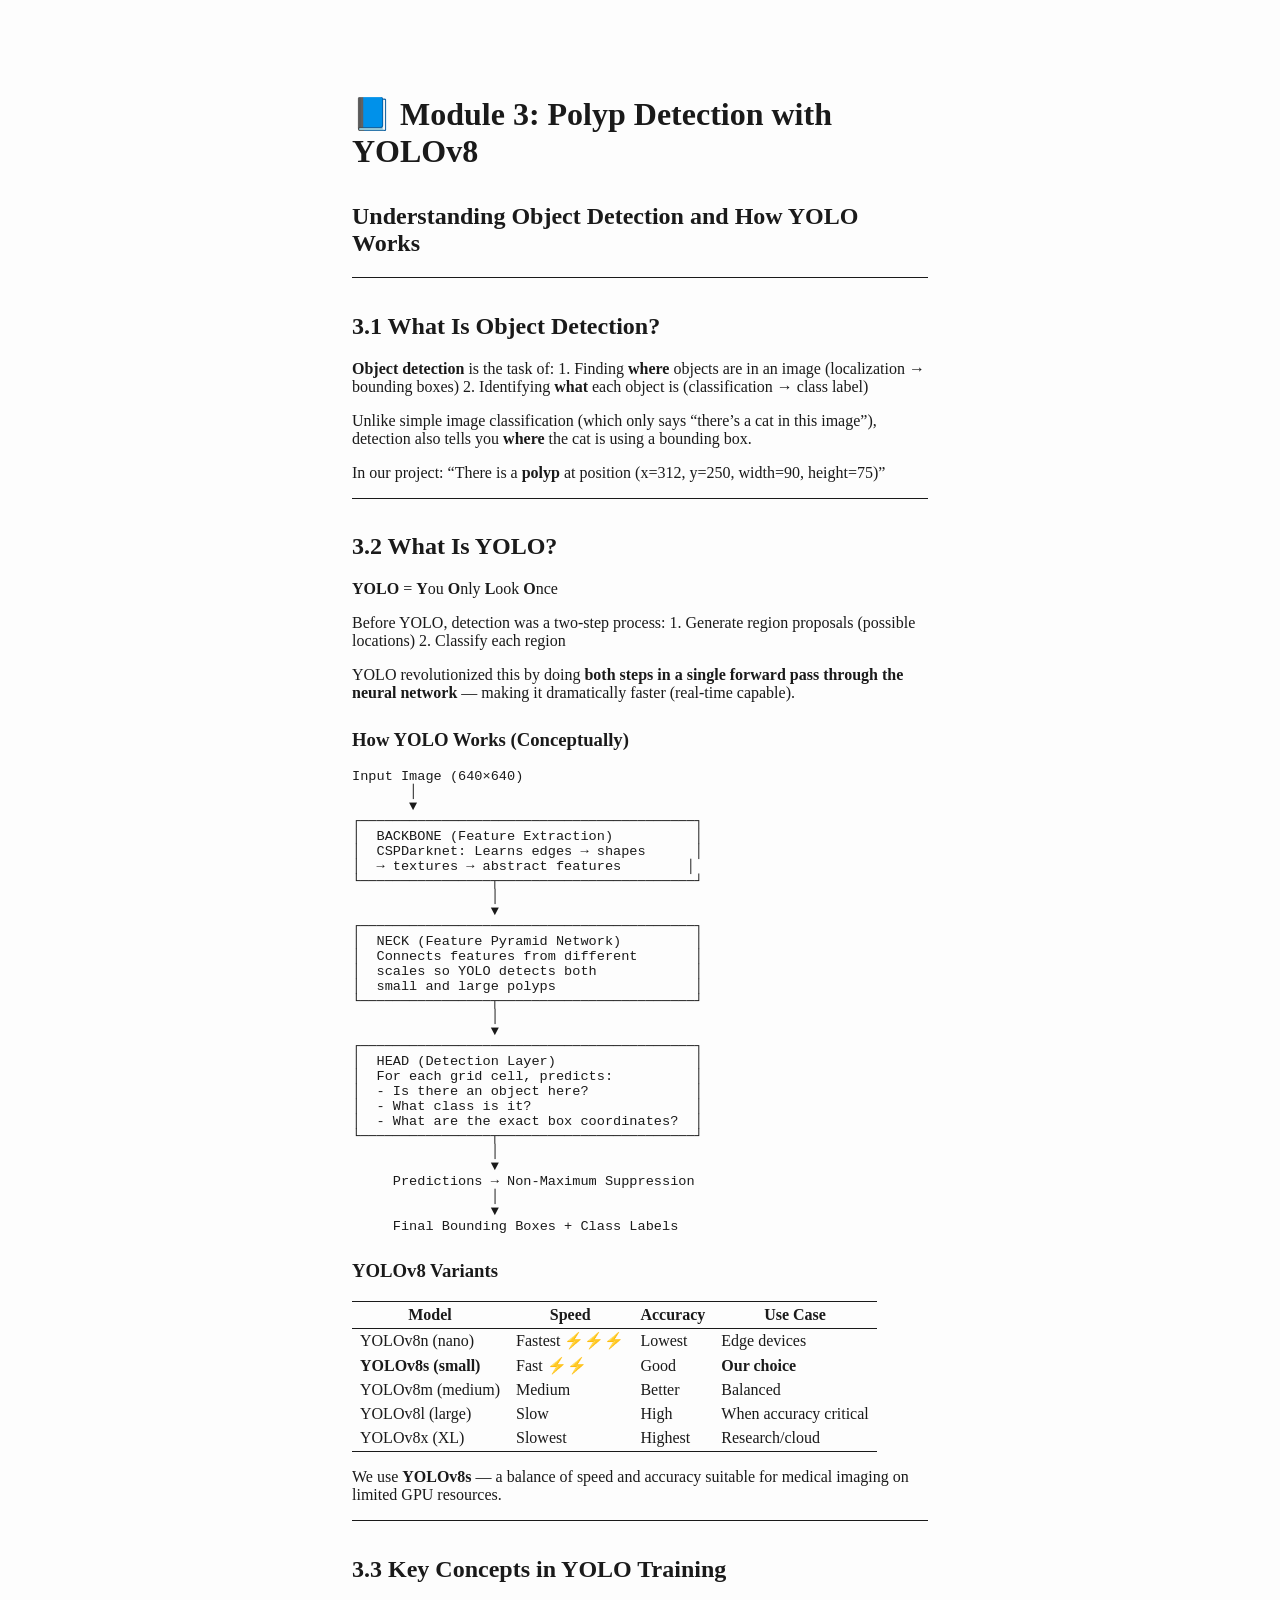
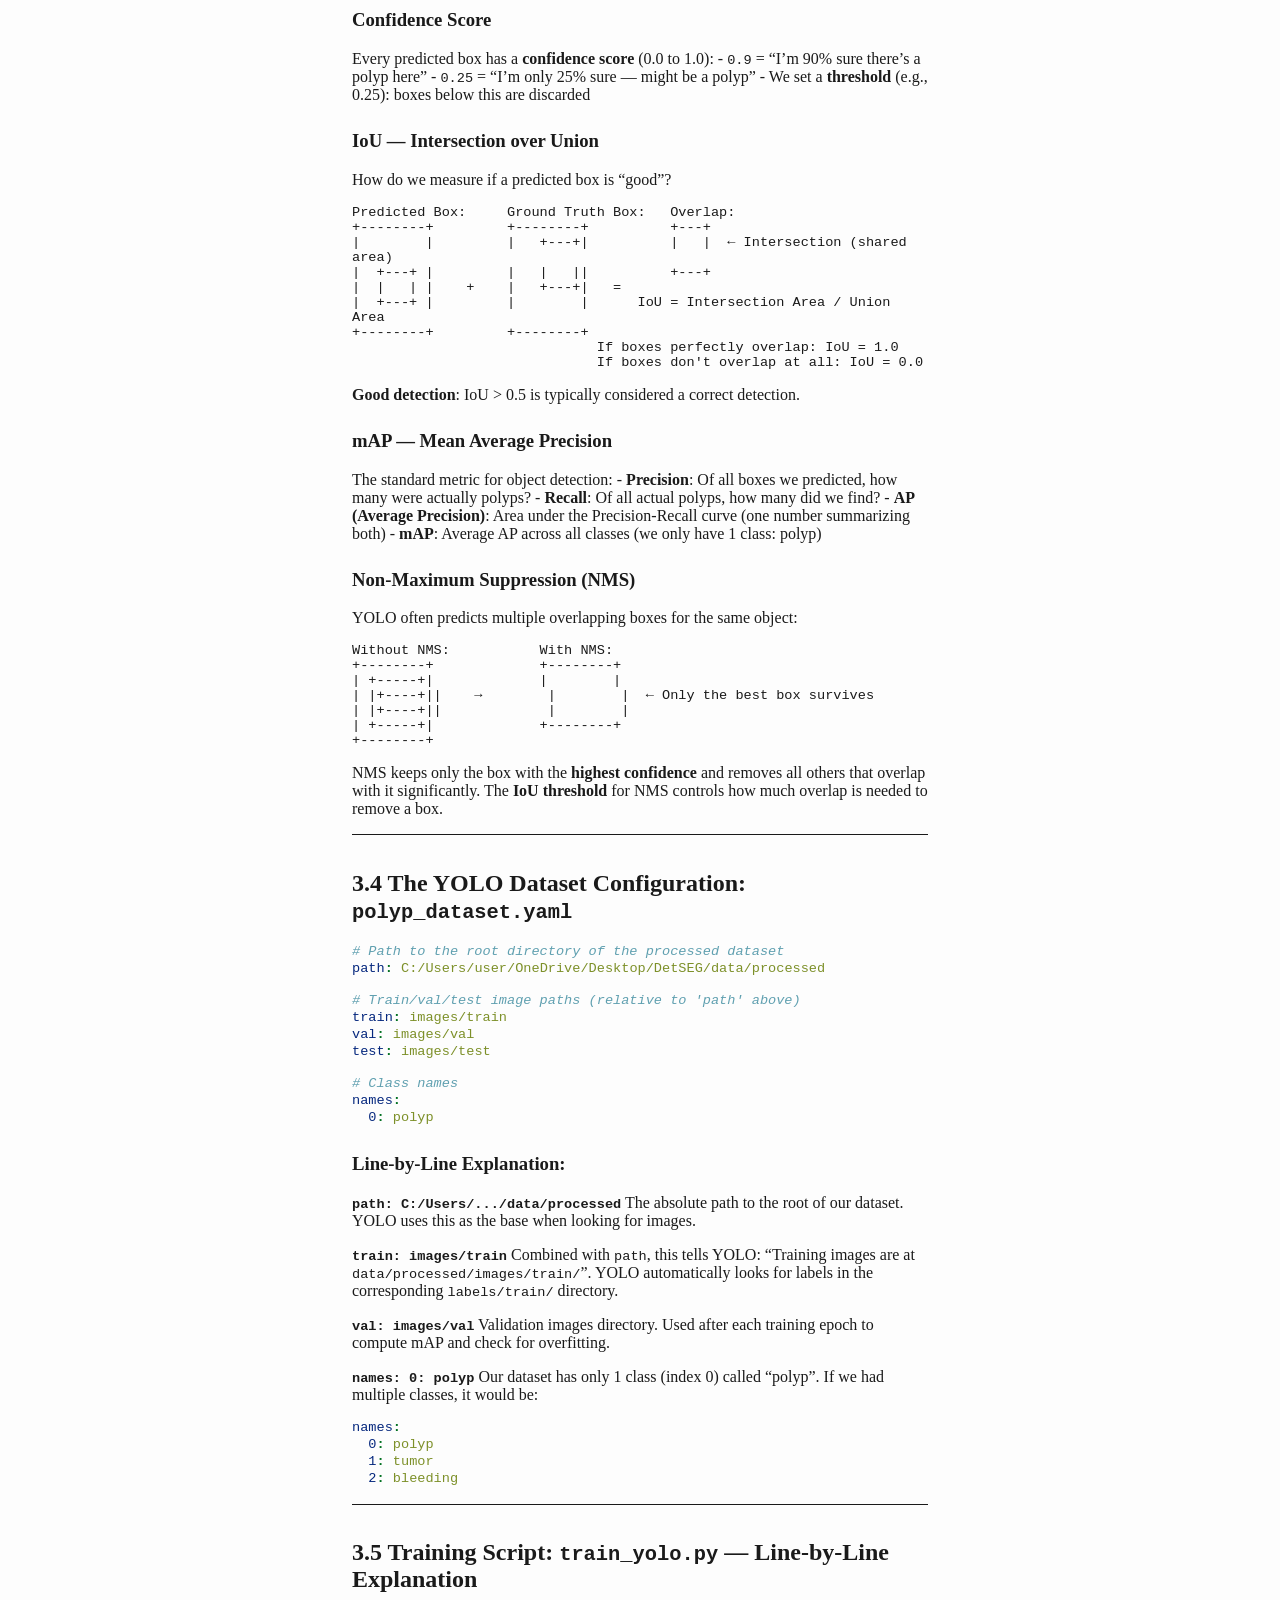
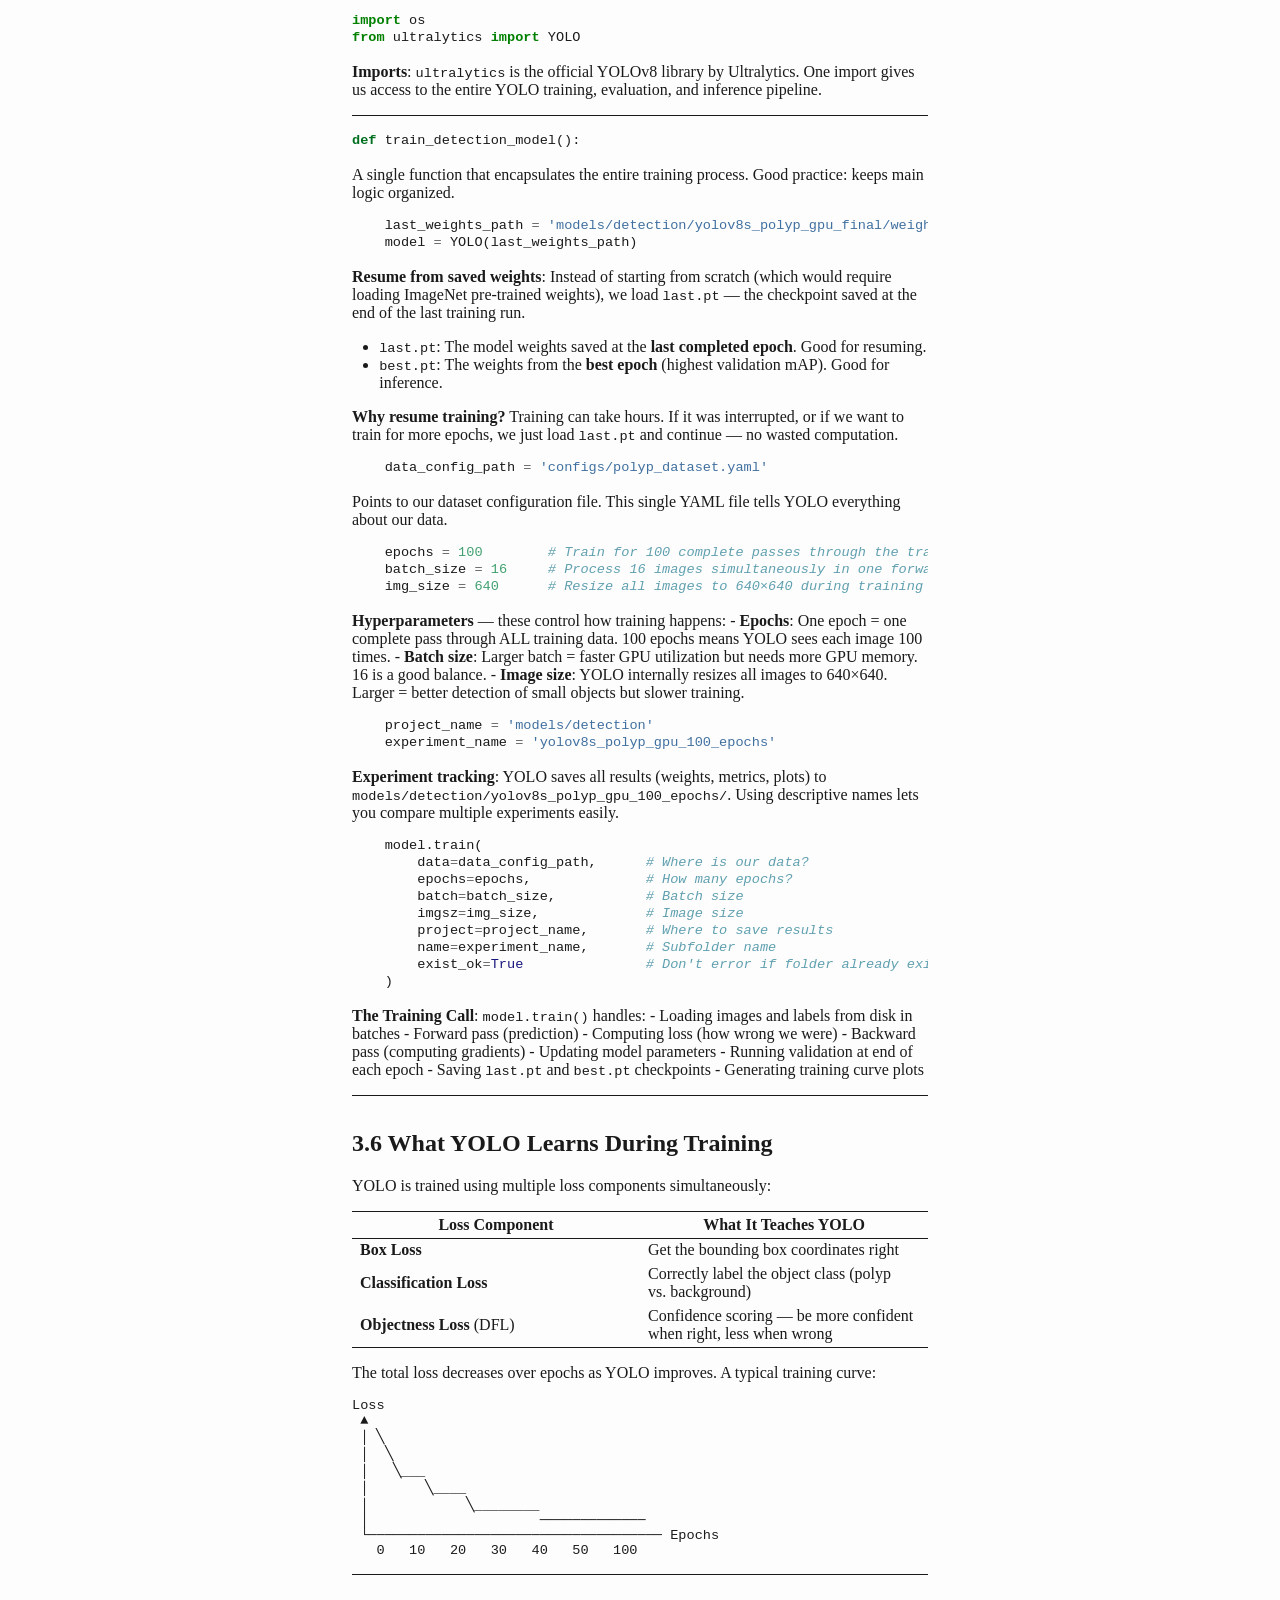
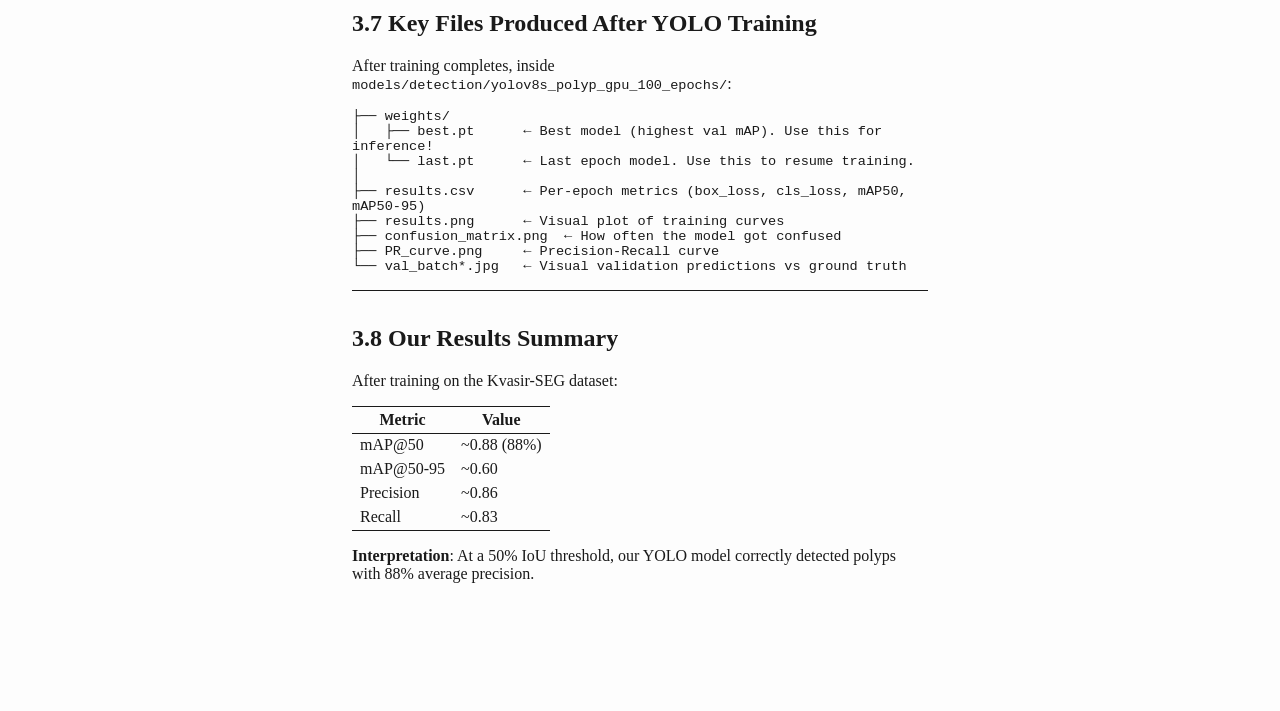
<file: docs/study_modules/Module_03_YOLO_Detection.html>
<!DOCTYPE html>
<html xmlns="http://www.w3.org/1999/xhtml">
<head>
  <meta charset="utf-8" />
  <meta name="generator" content="pandoc" />
  <meta name="viewport" content="width=device-width, initial-scale=1.0, user-scalable=yes" />
  <title>Module_03_YOLO_Detection</title>
  <style>
    /* Default styles provided by pandoc.
    ** See https://pandoc.org/MANUAL.html#variables-for-html for config info.
    */
    html {
      color: #1a1a1a;
      background-color: #fdfdfd;
    }
    body {
      margin: 0 auto;
      max-width: 36em;
      padding-left: 50px;
      padding-right: 50px;
      padding-top: 50px;
      padding-bottom: 50px;
      hyphens: auto;
      overflow-wrap: break-word;
      text-rendering: optimizeLegibility;
      font-kerning: normal;
    }
    @media (max-width: 600px) {
      body {
        font-size: 0.9em;
        padding: 12px;
      }
      h1 {
        font-size: 1.8em;
      }
    }
    @media print {
      html {
        background-color: white;
      }
      body {
        background-color: transparent;
        color: black;
        font-size: 12pt;
      }
      p, h2, h3 {
        orphans: 3;
        widows: 3;
      }
      h2, h3, h4 {
        page-break-after: avoid;
      }
    }
    p {
      margin: 1em 0;
    }
    a {
      color: #1a1a1a;
    }
    a:visited {
      color: #1a1a1a;
    }
    img {
      max-width: 100%;
    }
    svg {
      height: auto;
      max-width: 100%;
    }
    h1, h2, h3, h4, h5, h6 {
      margin-top: 1.4em;
    }
    h5, h6 {
      font-size: 1em;
      font-style: italic;
    }
    h6 {
      font-weight: normal;
    }
    ol, ul {
      padding-left: 1.7em;
      margin-top: 1em;
    }
    li > ol, li > ul {
      margin-top: 0;
    }
    blockquote {
      margin: 1em 0 1em 1.7em;
      padding-left: 1em;
      border-left: 2px solid #e6e6e6;
      color: #606060;
    }
    code {
      font-family: Menlo, Monaco, Consolas, 'Lucida Console', monospace;
      font-size: 85%;
      margin: 0;
      hyphens: manual;
    }
    pre {
      margin: 1em 0;
      overflow: auto;
    }
    pre code {
      padding: 0;
      overflow: visible;
      overflow-wrap: normal;
    }
    .sourceCode {
     background-color: transparent;
     overflow: visible;
    }
    hr {
      border: none;
      border-top: 1px solid #1a1a1a;
      height: 1px;
      margin: 1em 0;
    }
    table {
      margin: 1em 0;
      border-collapse: collapse;
      width: 100%;
      overflow-x: auto;
      display: block;
      font-variant-numeric: lining-nums tabular-nums;
    }
    table caption {
      margin-bottom: 0.75em;
    }
    tbody {
      margin-top: 0.5em;
      border-top: 1px solid #1a1a1a;
      border-bottom: 1px solid #1a1a1a;
    }
    th {
      border-top: 1px solid #1a1a1a;
      padding: 0.25em 0.5em 0.25em 0.5em;
    }
    td {
      padding: 0.125em 0.5em 0.25em 0.5em;
    }
    header {
      margin-bottom: 4em;
      text-align: center;
    }
    #TOC li {
      list-style: none;
    }
    #TOC ul {
      padding-left: 1.3em;
    }
    #TOC > ul {
      padding-left: 0;
    }
    #TOC a:not(:hover) {
      text-decoration: none;
    }
    code{white-space: pre-wrap;}
    span.smallcaps{font-variant: small-caps;}
    div.columns{display: flex; gap: min(4vw, 1.5em);}
    div.column{flex: auto; overflow-x: auto;}
    div.hanging-indent{margin-left: 1.5em; text-indent: -1.5em;}
    /* The extra [class] is a hack that increases specificity enough to
       override a similar rule in reveal.js */
    ul.task-list[class]{list-style: none;}
    ul.task-list li input[type="checkbox"] {
      font-size: inherit;
      width: 0.8em;
      margin: 0 0.8em 0.2em -1.6em;
      vertical-align: middle;
    }
    .display.math{display: block; text-align: center; margin: 0.5rem auto;}
    /* CSS for syntax highlighting */
    html { -webkit-text-size-adjust: 100%; }
    pre > code.sourceCode { white-space: pre; position: relative; }
    pre > code.sourceCode > span { display: inline-block; line-height: 1.25; }
    pre > code.sourceCode > span:empty { height: 1.2em; }
    .sourceCode { overflow: visible; }
    code.sourceCode > span { color: inherit; text-decoration: inherit; }
    div.sourceCode { margin: 1em 0; }
    pre.sourceCode { margin: 0; }
    @media screen {
    div.sourceCode { overflow: auto; }
    }
    @media print {
    pre > code.sourceCode { white-space: pre-wrap; }
    pre > code.sourceCode > span { text-indent: -5em; padding-left: 5em; }
    }
    pre.numberSource code
      { counter-reset: source-line 0; }
    pre.numberSource code > span
      { position: relative; left: -4em; counter-increment: source-line; }
    pre.numberSource code > span > a:first-child::before
      { content: counter(source-line);
        position: relative; left: -1em; text-align: right; vertical-align: baseline;
        border: none; display: inline-block;
        -webkit-touch-callout: none; -webkit-user-select: none;
        -khtml-user-select: none; -moz-user-select: none;
        -ms-user-select: none; user-select: none;
        padding: 0 4px; width: 4em;
        color: #aaaaaa;
      }
    pre.numberSource { margin-left: 3em; border-left: 1px solid #aaaaaa;  padding-left: 4px; }
    div.sourceCode
      {   }
    @media screen {
    pre > code.sourceCode > span > a:first-child::before { text-decoration: underline; }
    }
    code span.al { color: #ff0000; font-weight: bold; } /* Alert */
    code span.an { color: #60a0b0; font-weight: bold; font-style: italic; } /* Annotation */
    code span.at { color: #7d9029; } /* Attribute */
    code span.bn { color: #40a070; } /* BaseN */
    code span.bu { color: #008000; } /* BuiltIn */
    code span.cf { color: #007020; font-weight: bold; } /* ControlFlow */
    code span.ch { color: #4070a0; } /* Char */
    code span.cn { color: #880000; } /* Constant */
    code span.co { color: #60a0b0; font-style: italic; } /* Comment */
    code span.cv { color: #60a0b0; font-weight: bold; font-style: italic; } /* CommentVar */
    code span.do { color: #ba2121; font-style: italic; } /* Documentation */
    code span.dt { color: #902000; } /* DataType */
    code span.dv { color: #40a070; } /* DecVal */
    code span.er { color: #ff0000; font-weight: bold; } /* Error */
    code span.ex { } /* Extension */
    code span.fl { color: #40a070; } /* Float */
    code span.fu { color: #06287e; } /* Function */
    code span.im { color: #008000; font-weight: bold; } /* Import */
    code span.in { color: #60a0b0; font-weight: bold; font-style: italic; } /* Information */
    code span.kw { color: #007020; font-weight: bold; } /* Keyword */
    code span.op { color: #666666; } /* Operator */
    code span.ot { color: #007020; } /* Other */
    code span.pp { color: #bc7a00; } /* Preprocessor */
    code span.sc { color: #4070a0; } /* SpecialChar */
    code span.ss { color: #bb6688; } /* SpecialString */
    code span.st { color: #4070a0; } /* String */
    code span.va { color: #19177c; } /* Variable */
    code span.vs { color: #4070a0; } /* VerbatimString */
    code span.wa { color: #60a0b0; font-weight: bold; font-style: italic; } /* Warning */
  </style>
</head>
<body>
<h1 id="module-3-polyp-detection-with-yolov8">📘 Module 3: Polyp
Detection with YOLOv8</h1>
<h2 id="understanding-object-detection-and-how-yolo-works">Understanding
Object Detection and How YOLO Works</h2>
<hr />
<h2 id="what-is-object-detection">3.1 What Is Object Detection?</h2>
<p><strong>Object detection</strong> is the task of: 1. Finding
<strong>where</strong> objects are in an image (localization → bounding
boxes) 2. Identifying <strong>what</strong> each object is
(classification → class label)</p>
<p>Unlike simple image classification (which only says “there’s a cat in
this image”), detection also tells you <strong>where</strong> the cat is
using a bounding box.</p>
<p>In our project: “There is a <strong>polyp</strong> at position
(x=312, y=250, width=90, height=75)”</p>
<hr />
<h2 id="what-is-yolo">3.2 What Is YOLO?</h2>
<p><strong>YOLO</strong> = <strong>Y</strong>ou <strong>O</strong>nly
<strong>L</strong>ook <strong>O</strong>nce</p>
<p>Before YOLO, detection was a two-step process: 1. Generate region
proposals (possible locations) 2. Classify each region</p>
<p>YOLO revolutionized this by doing <strong>both steps in a single
forward pass through the neural network</strong> — making it
dramatically faster (real-time capable).</p>
<h3 id="how-yolo-works-conceptually">How YOLO Works (Conceptually)</h3>
<pre><code>Input Image (640×640)
       │
       ▼
┌─────────────────────────────────────────┐
│  BACKBONE (Feature Extraction)          │
│  CSPDarknet: Learns edges → shapes      │
│  → textures → abstract features        │
└────────────────┬────────────────────────┘
                 │
                 ▼
┌─────────────────────────────────────────┐
│  NECK (Feature Pyramid Network)         │
│  Connects features from different       │
│  scales so YOLO detects both            │
│  small and large polyps                 │
└────────────────┬────────────────────────┘
                 │
                 ▼
┌─────────────────────────────────────────┐
│  HEAD (Detection Layer)                 │
│  For each grid cell, predicts:          │
│  - Is there an object here?             │
│  - What class is it?                    │
│  - What are the exact box coordinates?  │
└────────────────┬────────────────────────┘
                 │
                 ▼
     Predictions → Non-Maximum Suppression
                 │
                 ▼
     Final Bounding Boxes + Class Labels</code></pre>
<h3 id="yolov8-variants">YOLOv8 Variants</h3>
<table>
<thead>
<tr>
<th>Model</th>
<th>Speed</th>
<th>Accuracy</th>
<th>Use Case</th>
</tr>
</thead>
<tbody>
<tr>
<td>YOLOv8n (nano)</td>
<td>Fastest ⚡⚡⚡</td>
<td>Lowest</td>
<td>Edge devices</td>
</tr>
<tr>
<td><strong>YOLOv8s (small)</strong></td>
<td>Fast ⚡⚡</td>
<td>Good</td>
<td><strong>Our choice</strong></td>
</tr>
<tr>
<td>YOLOv8m (medium)</td>
<td>Medium</td>
<td>Better</td>
<td>Balanced</td>
</tr>
<tr>
<td>YOLOv8l (large)</td>
<td>Slow</td>
<td>High</td>
<td>When accuracy critical</td>
</tr>
<tr>
<td>YOLOv8x (XL)</td>
<td>Slowest</td>
<td>Highest</td>
<td>Research/cloud</td>
</tr>
</tbody>
</table>
<p>We use <strong>YOLOv8s</strong> — a balance of speed and accuracy
suitable for medical imaging on limited GPU resources.</p>
<hr />
<h2 id="key-concepts-in-yolo-training">3.3 Key Concepts in YOLO
Training</h2>
<h3 id="confidence-score">Confidence Score</h3>
<p>Every predicted box has a <strong>confidence score</strong> (0.0 to
1.0): - <code>0.9</code> = “I’m 90% sure there’s a polyp here” -
<code>0.25</code> = “I’m only 25% sure — might be a polyp” - We set a
<strong>threshold</strong> (e.g., 0.25): boxes below this are
discarded</p>
<h3 id="iou-intersection-over-union">IoU — Intersection over Union</h3>
<p>How do we measure if a predicted box is “good”?</p>
<pre><code>Predicted Box:     Ground Truth Box:   Overlap:
+--------+         +--------+          +---+
|        |         |   +---+|          |   |  ← Intersection (shared area)
|  +---+ |         |   |   ||          +---+
|  |   | |    +    |   +---+|   =   
|  +---+ |         |        |      IoU = Intersection Area / Union Area
+--------+         +--------+
                              If boxes perfectly overlap: IoU = 1.0
                              If boxes don&#39;t overlap at all: IoU = 0.0</code></pre>
<p><strong>Good detection</strong>: IoU &gt; 0.5 is typically considered
a correct detection.</p>
<h3 id="map-mean-average-precision">mAP — Mean Average Precision</h3>
<p>The standard metric for object detection: -
<strong>Precision</strong>: Of all boxes we predicted, how many were
actually polyps? - <strong>Recall</strong>: Of all actual polyps, how
many did we find? - <strong>AP (Average Precision)</strong>: Area under
the Precision-Recall curve (one number summarizing both) -
<strong>mAP</strong>: Average AP across all classes (we only have 1
class: polyp)</p>
<h3 id="non-maximum-suppression-nms">Non-Maximum Suppression (NMS)</h3>
<p>YOLO often predicts multiple overlapping boxes for the same
object:</p>
<pre><code>Without NMS:           With NMS:
+--------+             +--------+
| +-----+|             |        |
| |+----+||    →        |        |  ← Only the best box survives
| |+----+||             |        |
| +-----+|             +--------+
+--------+</code></pre>
<p>NMS keeps only the box with the <strong>highest confidence</strong>
and removes all others that overlap with it significantly. The
<strong>IoU threshold</strong> for NMS controls how much overlap is
needed to remove a box.</p>
<hr />
<h2 id="the-yolo-dataset-configuration-polyp_dataset.yaml">3.4 The YOLO
Dataset Configuration: <code>polyp_dataset.yaml</code></h2>
<div class="sourceCode" id="cb4"><pre
class="sourceCode yaml"><code class="sourceCode yaml"><span id="cb4-1"><a href="#cb4-1" aria-hidden="true" tabindex="-1"></a><span class="co"># Path to the root directory of the processed dataset</span></span>
<span id="cb4-2"><a href="#cb4-2" aria-hidden="true" tabindex="-1"></a><span class="fu">path</span><span class="kw">:</span><span class="at"> C:/Users/user/OneDrive/Desktop/DetSEG/data/processed</span></span>
<span id="cb4-3"><a href="#cb4-3" aria-hidden="true" tabindex="-1"></a></span>
<span id="cb4-4"><a href="#cb4-4" aria-hidden="true" tabindex="-1"></a><span class="co"># Train/val/test image paths (relative to &#39;path&#39; above)</span></span>
<span id="cb4-5"><a href="#cb4-5" aria-hidden="true" tabindex="-1"></a><span class="fu">train</span><span class="kw">:</span><span class="at"> images/train</span></span>
<span id="cb4-6"><a href="#cb4-6" aria-hidden="true" tabindex="-1"></a><span class="fu">val</span><span class="kw">:</span><span class="at"> images/val</span></span>
<span id="cb4-7"><a href="#cb4-7" aria-hidden="true" tabindex="-1"></a><span class="fu">test</span><span class="kw">:</span><span class="at"> images/test</span></span>
<span id="cb4-8"><a href="#cb4-8" aria-hidden="true" tabindex="-1"></a></span>
<span id="cb4-9"><a href="#cb4-9" aria-hidden="true" tabindex="-1"></a><span class="co"># Class names</span></span>
<span id="cb4-10"><a href="#cb4-10" aria-hidden="true" tabindex="-1"></a><span class="fu">names</span><span class="kw">:</span></span>
<span id="cb4-11"><a href="#cb4-11" aria-hidden="true" tabindex="-1"></a><span class="at">  </span><span class="fu">0</span><span class="kw">:</span><span class="at"> polyp</span></span></code></pre></div>
<h3 id="line-by-line-explanation">Line-by-Line Explanation:</h3>
<p><strong><code>path: C:/Users/.../data/processed</code></strong> The
absolute path to the root of our dataset. YOLO uses this as the base
when looking for images.</p>
<p><strong><code>train: images/train</code></strong> Combined with
<code>path</code>, this tells YOLO: “Training images are at
<code>data/processed/images/train/</code>”. YOLO automatically looks for
labels in the corresponding <code>labels/train/</code> directory.</p>
<p><strong><code>val: images/val</code></strong> Validation images
directory. Used after each training epoch to compute mAP and check for
overfitting.</p>
<p><strong><code>names: 0: polyp</code></strong> Our dataset has only 1
class (index 0) called “polyp”. If we had multiple classes, it would
be:</p>
<div class="sourceCode" id="cb5"><pre
class="sourceCode yaml"><code class="sourceCode yaml"><span id="cb5-1"><a href="#cb5-1" aria-hidden="true" tabindex="-1"></a><span class="fu">names</span><span class="kw">:</span></span>
<span id="cb5-2"><a href="#cb5-2" aria-hidden="true" tabindex="-1"></a><span class="at">  </span><span class="fu">0</span><span class="kw">:</span><span class="at"> polyp</span></span>
<span id="cb5-3"><a href="#cb5-3" aria-hidden="true" tabindex="-1"></a><span class="at">  </span><span class="fu">1</span><span class="kw">:</span><span class="at"> tumor</span></span>
<span id="cb5-4"><a href="#cb5-4" aria-hidden="true" tabindex="-1"></a><span class="at">  </span><span class="fu">2</span><span class="kw">:</span><span class="at"> bleeding</span></span></code></pre></div>
<hr />
<h2 id="training-script-train_yolo.py-line-by-line-explanation">3.5
Training Script: <code>train_yolo.py</code> — Line-by-Line
Explanation</h2>
<div class="sourceCode" id="cb6"><pre
class="sourceCode python"><code class="sourceCode python"><span id="cb6-1"><a href="#cb6-1" aria-hidden="true" tabindex="-1"></a><span class="im">import</span> os</span>
<span id="cb6-2"><a href="#cb6-2" aria-hidden="true" tabindex="-1"></a><span class="im">from</span> ultralytics <span class="im">import</span> YOLO</span></code></pre></div>
<p><strong>Imports</strong>: <code>ultralytics</code> is the official
YOLOv8 library by Ultralytics. One import gives us access to the entire
YOLO training, evaluation, and inference pipeline.</p>
<hr />
<div class="sourceCode" id="cb7"><pre
class="sourceCode python"><code class="sourceCode python"><span id="cb7-1"><a href="#cb7-1" aria-hidden="true" tabindex="-1"></a><span class="kw">def</span> train_detection_model():</span></code></pre></div>
<p>A single function that encapsulates the entire training process. Good
practice: keeps main logic organized.</p>
<div class="sourceCode" id="cb8"><pre
class="sourceCode python"><code class="sourceCode python"><span id="cb8-1"><a href="#cb8-1" aria-hidden="true" tabindex="-1"></a>    last_weights_path <span class="op">=</span> <span class="st">&#39;models/detection/yolov8s_polyp_gpu_final/weights/last.pt&#39;</span></span>
<span id="cb8-2"><a href="#cb8-2" aria-hidden="true" tabindex="-1"></a>    model <span class="op">=</span> YOLO(last_weights_path)</span></code></pre></div>
<p><strong>Resume from saved weights</strong>: Instead of starting from
scratch (which would require loading ImageNet pre-trained weights), we
load <code>last.pt</code> — the checkpoint saved at the end of the last
training run.</p>
<ul>
<li><code>last.pt</code>: The model weights saved at the <strong>last
completed epoch</strong>. Good for resuming.</li>
<li><code>best.pt</code>: The weights from the <strong>best
epoch</strong> (highest validation mAP). Good for inference.</li>
</ul>
<p><strong>Why resume training?</strong> Training can take hours. If it
was interrupted, or if we want to train for more epochs, we just load
<code>last.pt</code> and continue — no wasted computation.</p>
<div class="sourceCode" id="cb9"><pre
class="sourceCode python"><code class="sourceCode python"><span id="cb9-1"><a href="#cb9-1" aria-hidden="true" tabindex="-1"></a>    data_config_path <span class="op">=</span> <span class="st">&#39;configs/polyp_dataset.yaml&#39;</span></span></code></pre></div>
<p>Points to our dataset configuration file. This single YAML file tells
YOLO everything about our data.</p>
<div class="sourceCode" id="cb10"><pre
class="sourceCode python"><code class="sourceCode python"><span id="cb10-1"><a href="#cb10-1" aria-hidden="true" tabindex="-1"></a>    epochs <span class="op">=</span> <span class="dv">100</span>        <span class="co"># Train for 100 complete passes through the training data</span></span>
<span id="cb10-2"><a href="#cb10-2" aria-hidden="true" tabindex="-1"></a>    batch_size <span class="op">=</span> <span class="dv">16</span>     <span class="co"># Process 16 images simultaneously in one forward pass</span></span>
<span id="cb10-3"><a href="#cb10-3" aria-hidden="true" tabindex="-1"></a>    img_size <span class="op">=</span> <span class="dv">640</span>      <span class="co"># Resize all images to 640×640 during training</span></span></code></pre></div>
<p><strong>Hyperparameters</strong> — these control how training
happens: - <strong>Epochs</strong>: One epoch = one complete pass
through ALL training data. 100 epochs means YOLO sees each image 100
times. - <strong>Batch size</strong>: Larger batch = faster GPU
utilization but needs more GPU memory. 16 is a good balance. -
<strong>Image size</strong>: YOLO internally resizes all images to
640×640. Larger = better detection of small objects but slower
training.</p>
<div class="sourceCode" id="cb11"><pre
class="sourceCode python"><code class="sourceCode python"><span id="cb11-1"><a href="#cb11-1" aria-hidden="true" tabindex="-1"></a>    project_name <span class="op">=</span> <span class="st">&#39;models/detection&#39;</span></span>
<span id="cb11-2"><a href="#cb11-2" aria-hidden="true" tabindex="-1"></a>    experiment_name <span class="op">=</span> <span class="st">&#39;yolov8s_polyp_gpu_100_epochs&#39;</span></span></code></pre></div>
<p><strong>Experiment tracking</strong>: YOLO saves all results
(weights, metrics, plots) to
<code>models/detection/yolov8s_polyp_gpu_100_epochs/</code>. Using
descriptive names lets you compare multiple experiments easily.</p>
<div class="sourceCode" id="cb12"><pre
class="sourceCode python"><code class="sourceCode python"><span id="cb12-1"><a href="#cb12-1" aria-hidden="true" tabindex="-1"></a>    model.train(</span>
<span id="cb12-2"><a href="#cb12-2" aria-hidden="true" tabindex="-1"></a>        data<span class="op">=</span>data_config_path,      <span class="co"># Where is our data?</span></span>
<span id="cb12-3"><a href="#cb12-3" aria-hidden="true" tabindex="-1"></a>        epochs<span class="op">=</span>epochs,              <span class="co"># How many epochs?</span></span>
<span id="cb12-4"><a href="#cb12-4" aria-hidden="true" tabindex="-1"></a>        batch<span class="op">=</span>batch_size,           <span class="co"># Batch size</span></span>
<span id="cb12-5"><a href="#cb12-5" aria-hidden="true" tabindex="-1"></a>        imgsz<span class="op">=</span>img_size,             <span class="co"># Image size</span></span>
<span id="cb12-6"><a href="#cb12-6" aria-hidden="true" tabindex="-1"></a>        project<span class="op">=</span>project_name,       <span class="co"># Where to save results</span></span>
<span id="cb12-7"><a href="#cb12-7" aria-hidden="true" tabindex="-1"></a>        name<span class="op">=</span>experiment_name,       <span class="co"># Subfolder name</span></span>
<span id="cb12-8"><a href="#cb12-8" aria-hidden="true" tabindex="-1"></a>        exist_ok<span class="op">=</span><span class="va">True</span>               <span class="co"># Don&#39;t error if folder already exists</span></span>
<span id="cb12-9"><a href="#cb12-9" aria-hidden="true" tabindex="-1"></a>    )</span></code></pre></div>
<p><strong>The Training Call</strong>: <code>model.train()</code>
handles: - Loading images and labels from disk in batches - Forward pass
(prediction) - Computing loss (how wrong we were) - Backward pass
(computing gradients) - Updating model parameters - Running validation
at end of each epoch - Saving <code>last.pt</code> and
<code>best.pt</code> checkpoints - Generating training curve plots</p>
<hr />
<h2 id="what-yolo-learns-during-training">3.6 What YOLO Learns During
Training</h2>
<p>YOLO is trained using multiple loss components simultaneously:</p>
<table>
<colgroup>
<col style="width: 50%" />
<col style="width: 50%" />
</colgroup>
<thead>
<tr>
<th>Loss Component</th>
<th>What It Teaches YOLO</th>
</tr>
</thead>
<tbody>
<tr>
<td><strong>Box Loss</strong></td>
<td>Get the bounding box coordinates right</td>
</tr>
<tr>
<td><strong>Classification Loss</strong></td>
<td>Correctly label the object class (polyp vs. background)</td>
</tr>
<tr>
<td><strong>Objectness Loss</strong> (DFL)</td>
<td>Confidence scoring — be more confident when right, less when
wrong</td>
</tr>
</tbody>
</table>
<p>The total loss decreases over epochs as YOLO improves. A typical
training curve:</p>
<pre><code>Loss
 ▲
 │ ╲
 │  ╲
 │   ╲___
 │       ╲____
 │            ╲________
 │                     ─────────────
 └──────────────────────────────────── Epochs
   0   10   20   30   40   50   100</code></pre>
<hr />
<h2 id="key-files-produced-after-yolo-training">3.7 Key Files Produced
After YOLO Training</h2>
<p>After training completes, inside
<code>models/detection/yolov8s_polyp_gpu_100_epochs/</code>:</p>
<pre><code>├── weights/
│   ├── best.pt      ← Best model (highest val mAP). Use this for inference!
│   └── last.pt      ← Last epoch model. Use this to resume training.
│
├── results.csv      ← Per-epoch metrics (box_loss, cls_loss, mAP50, mAP50-95)
├── results.png      ← Visual plot of training curves
├── confusion_matrix.png  ← How often the model got confused
├── PR_curve.png     ← Precision-Recall curve
└── val_batch*.jpg   ← Visual validation predictions vs ground truth</code></pre>
<hr />
<h2 id="our-results-summary">3.8 Our Results Summary</h2>
<p>After training on the Kvasir-SEG dataset:</p>
<table>
<thead>
<tr>
<th>Metric</th>
<th>Value</th>
</tr>
</thead>
<tbody>
<tr>
<td>mAP@50</td>
<td>~0.88 (88%)</td>
</tr>
<tr>
<td>mAP@50-95</td>
<td>~0.60</td>
</tr>
<tr>
<td>Precision</td>
<td>~0.86</td>
</tr>
<tr>
<td>Recall</td>
<td>~0.83</td>
</tr>
</tbody>
</table>
<p><strong>Interpretation</strong>: At a 50% IoU threshold, our YOLO
model correctly detected polyps with 88% average precision.</p>
</body>
</html>
</file>
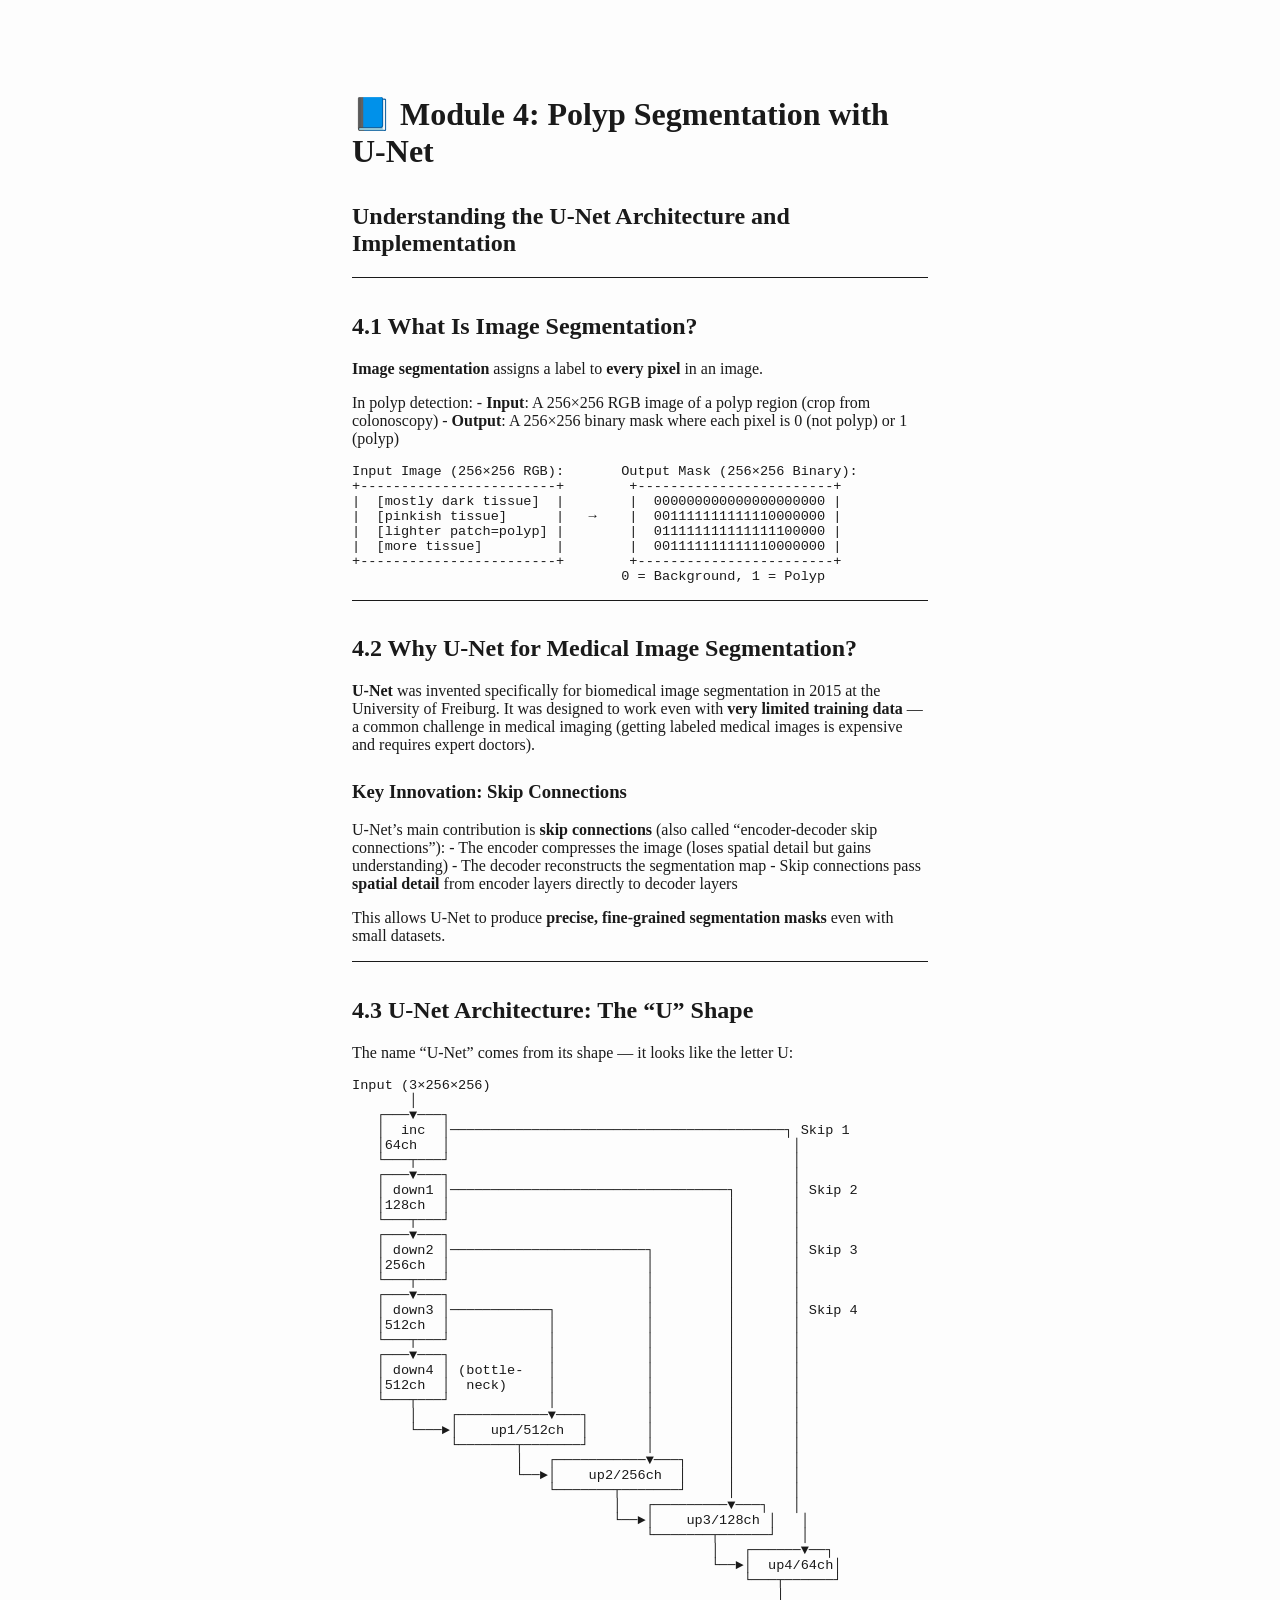
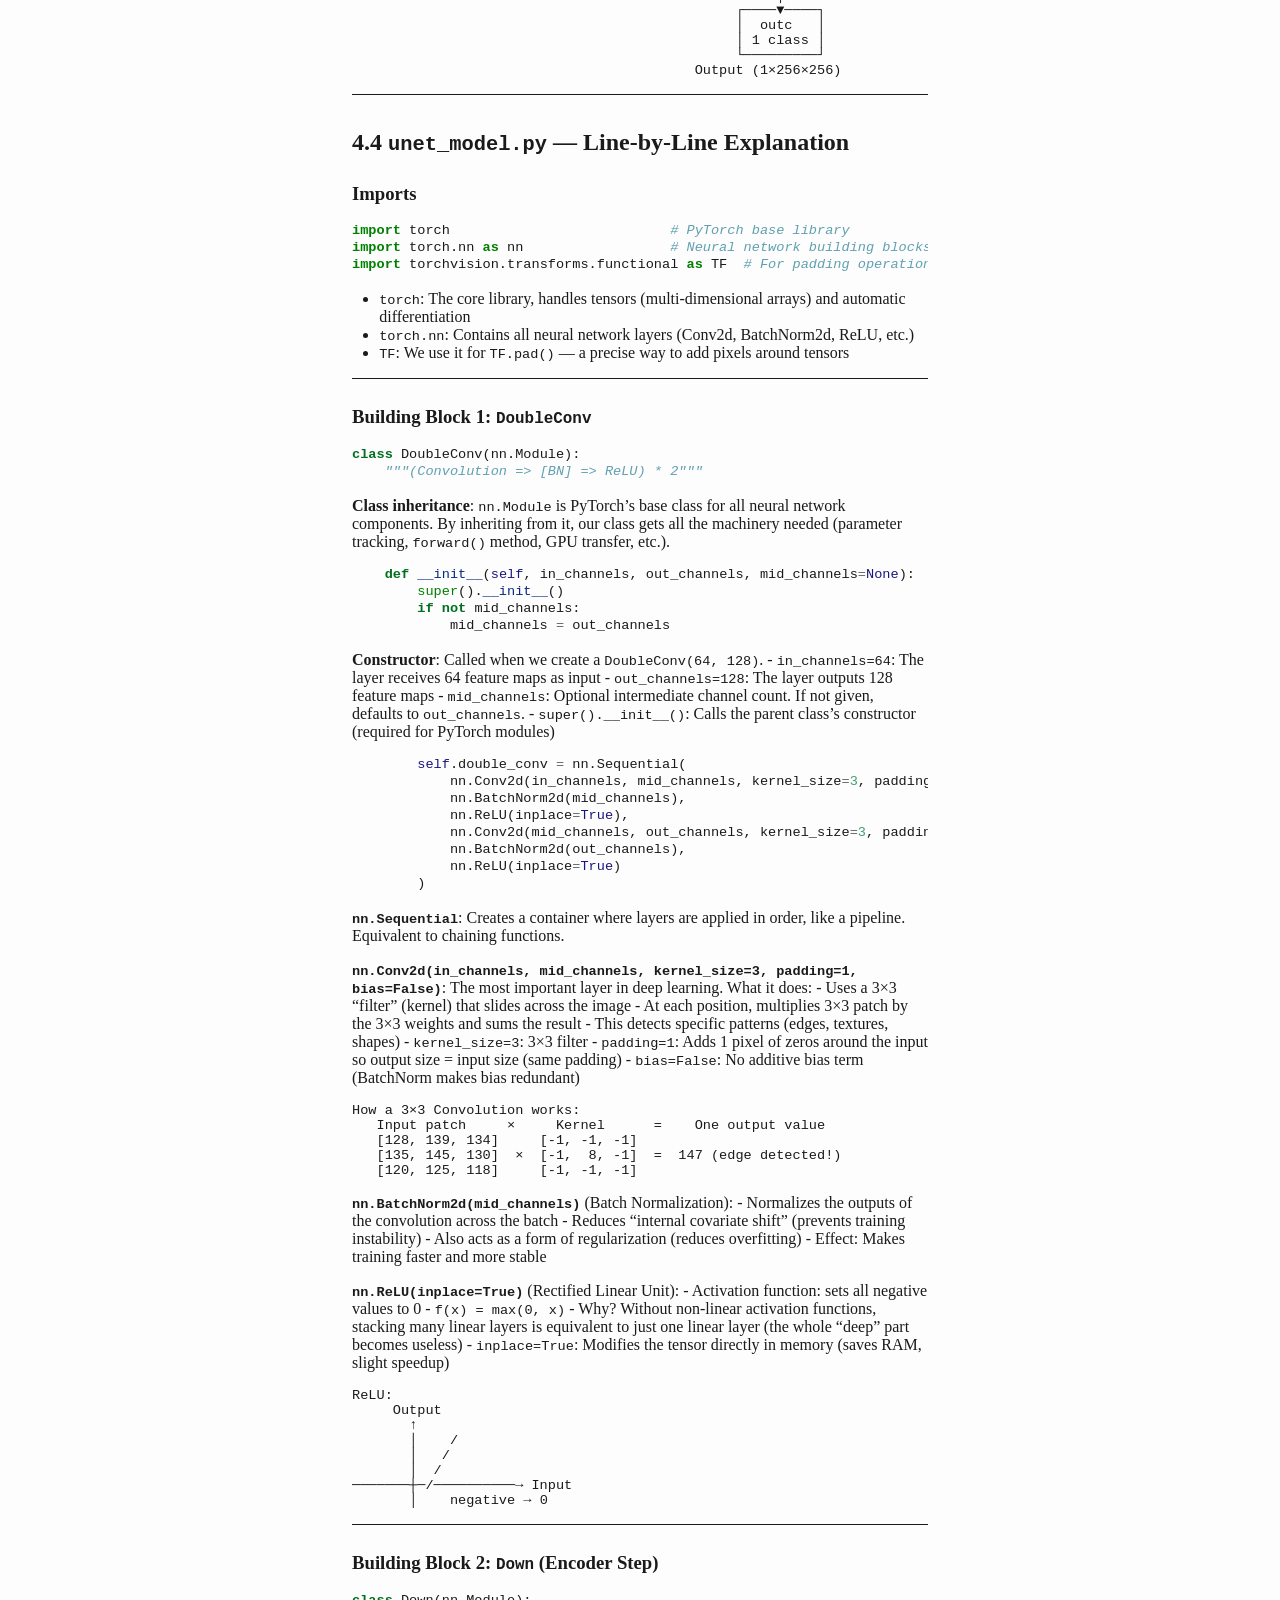
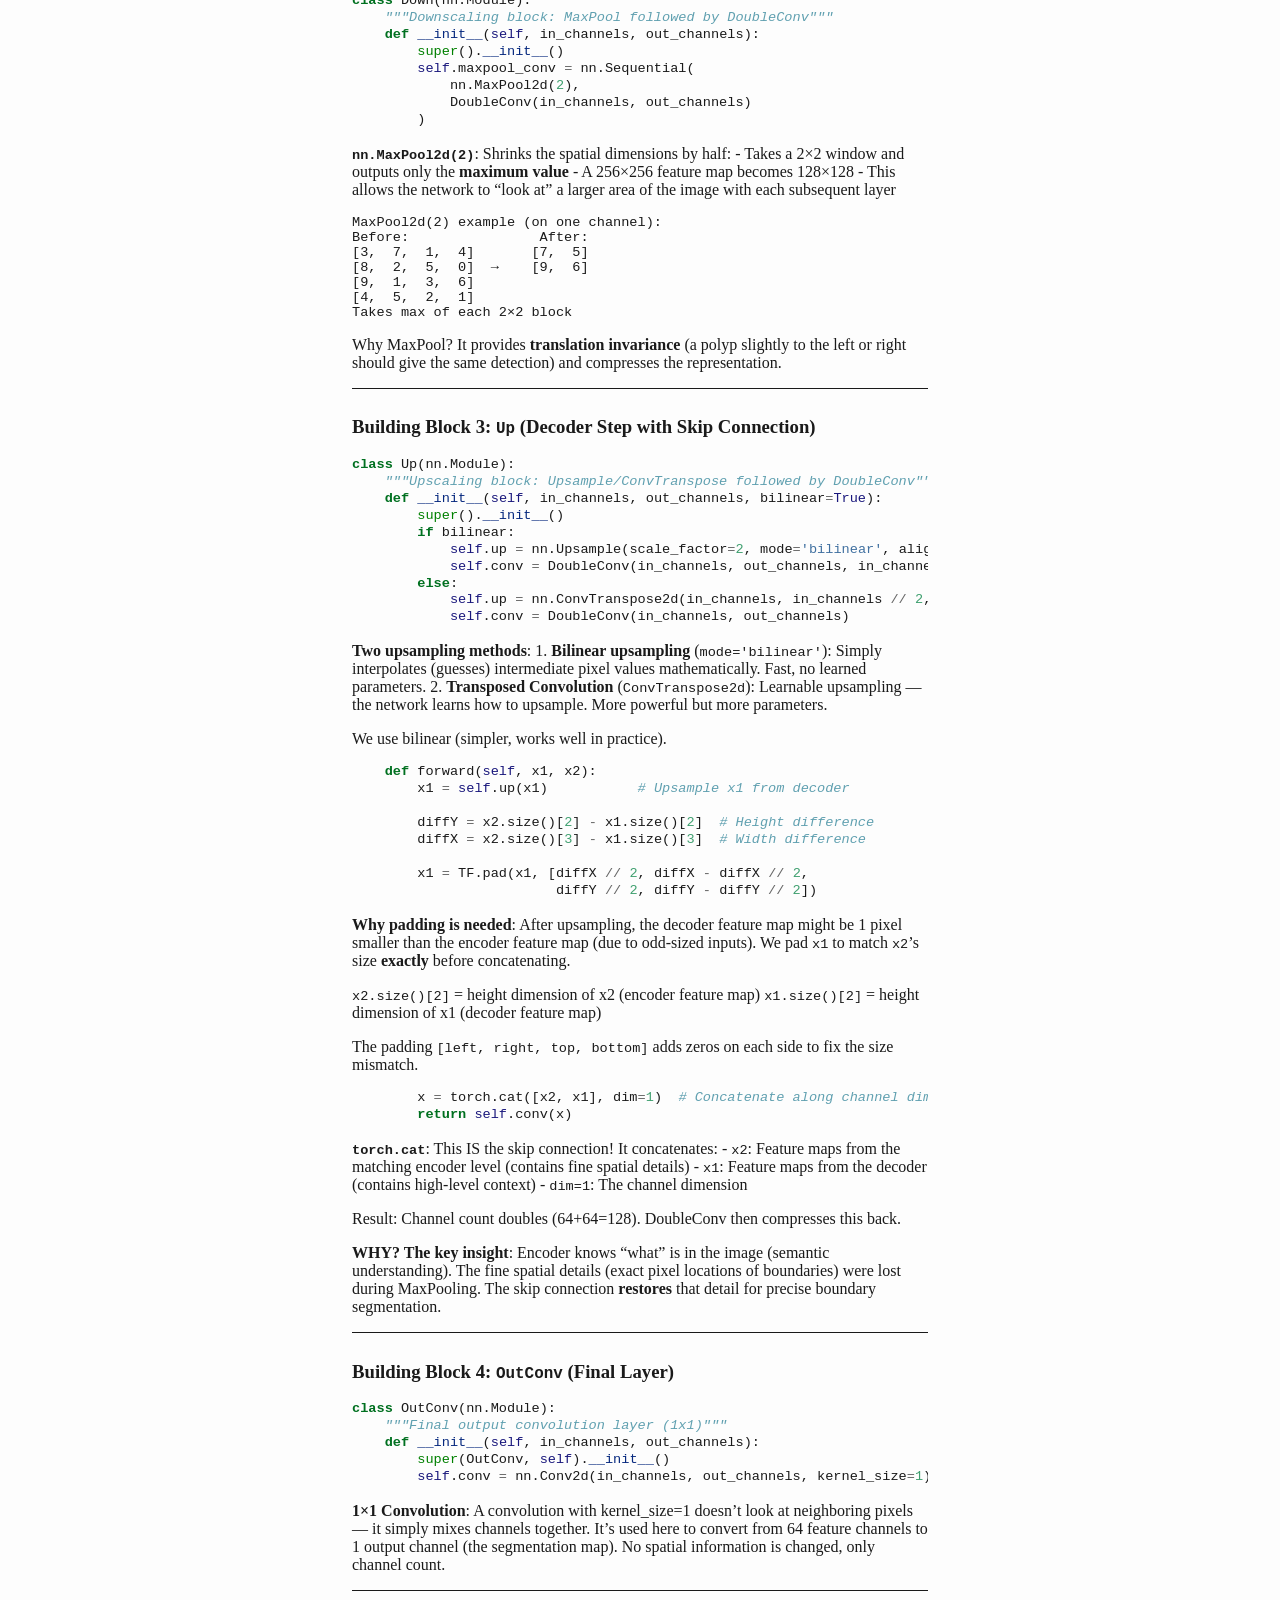
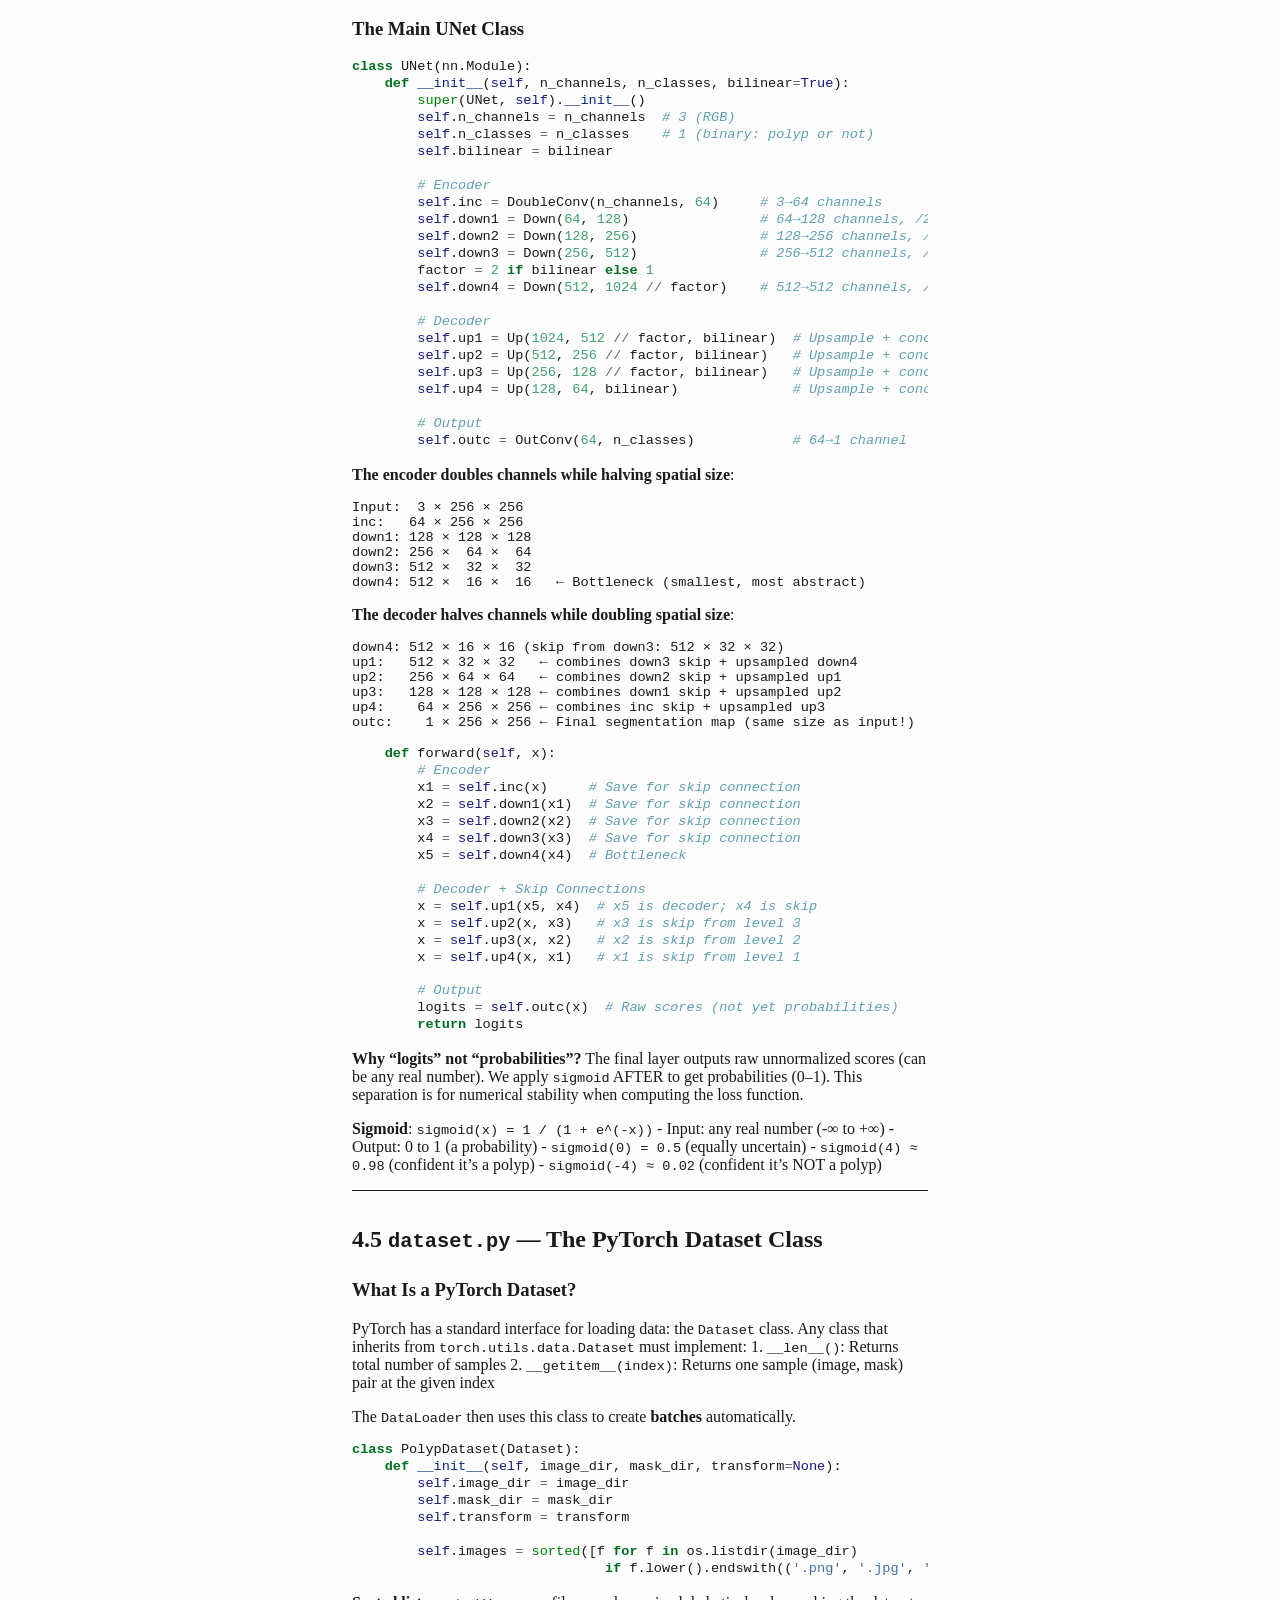
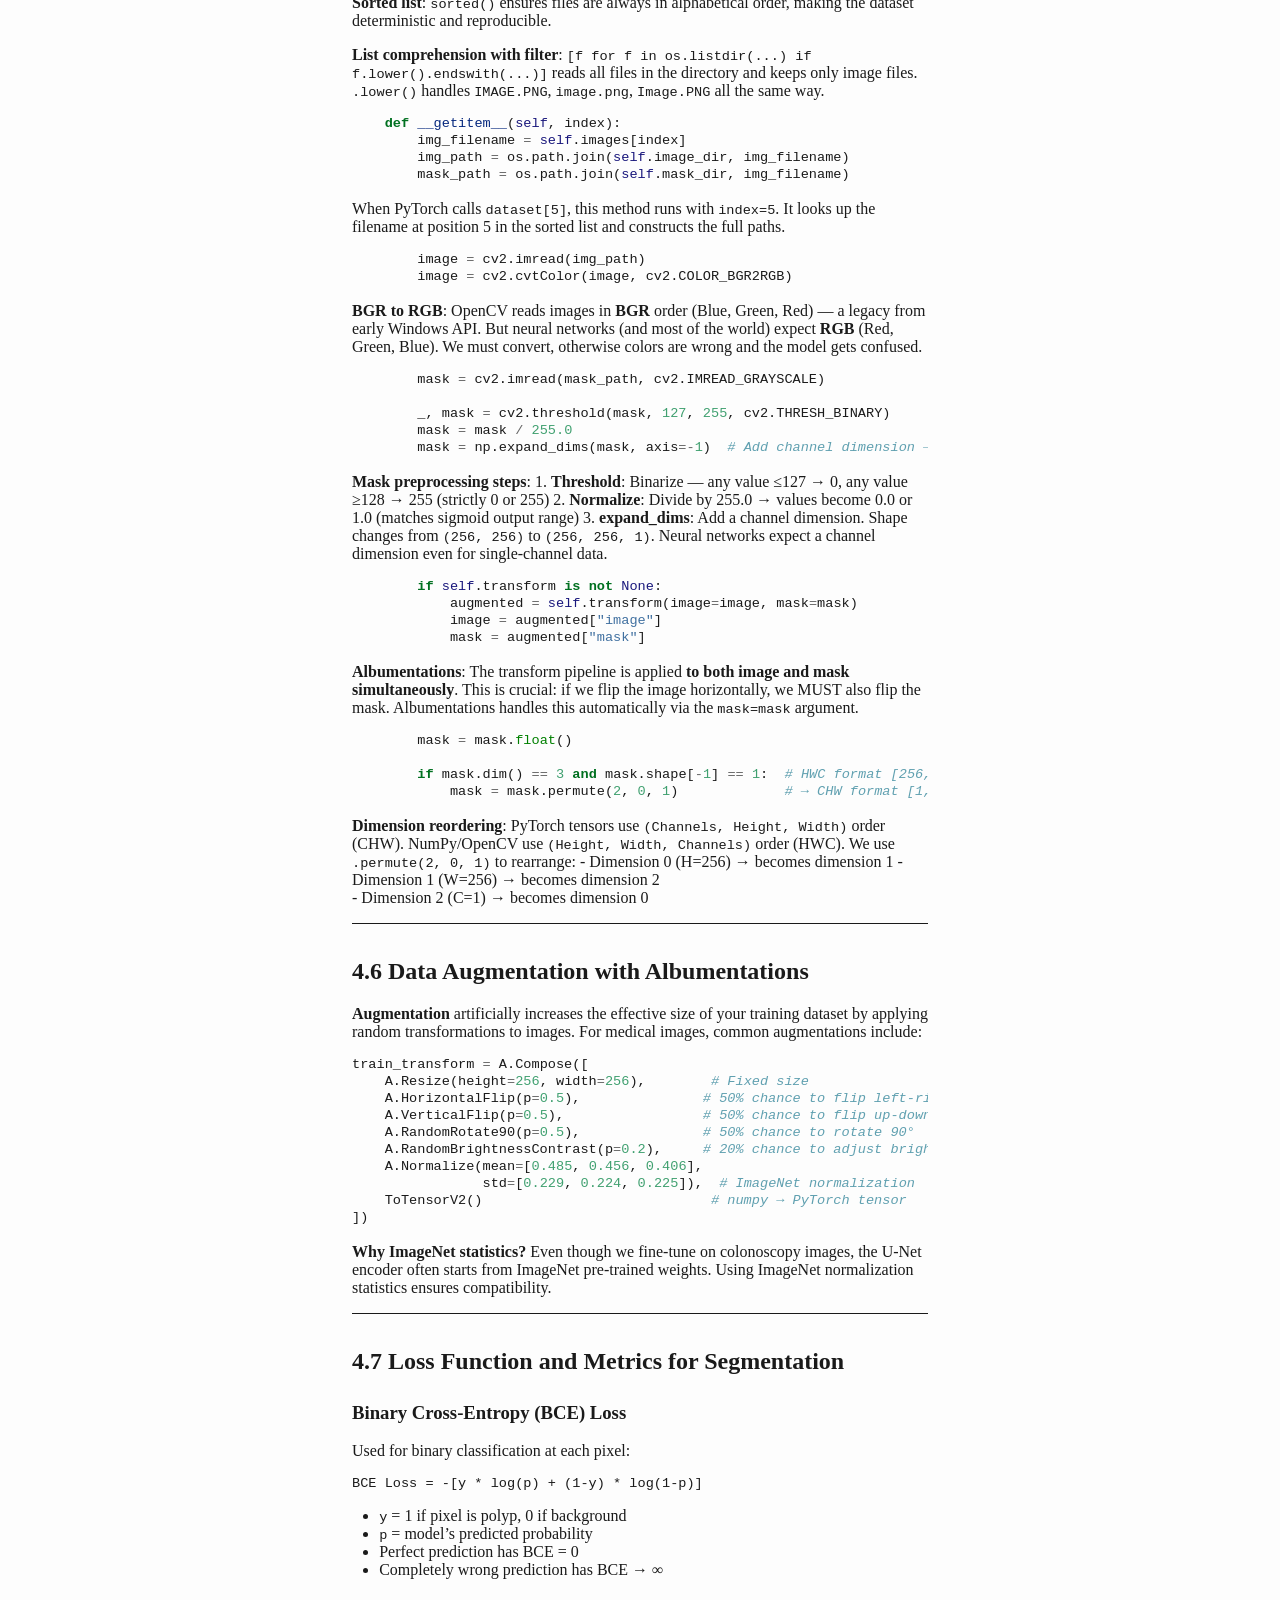
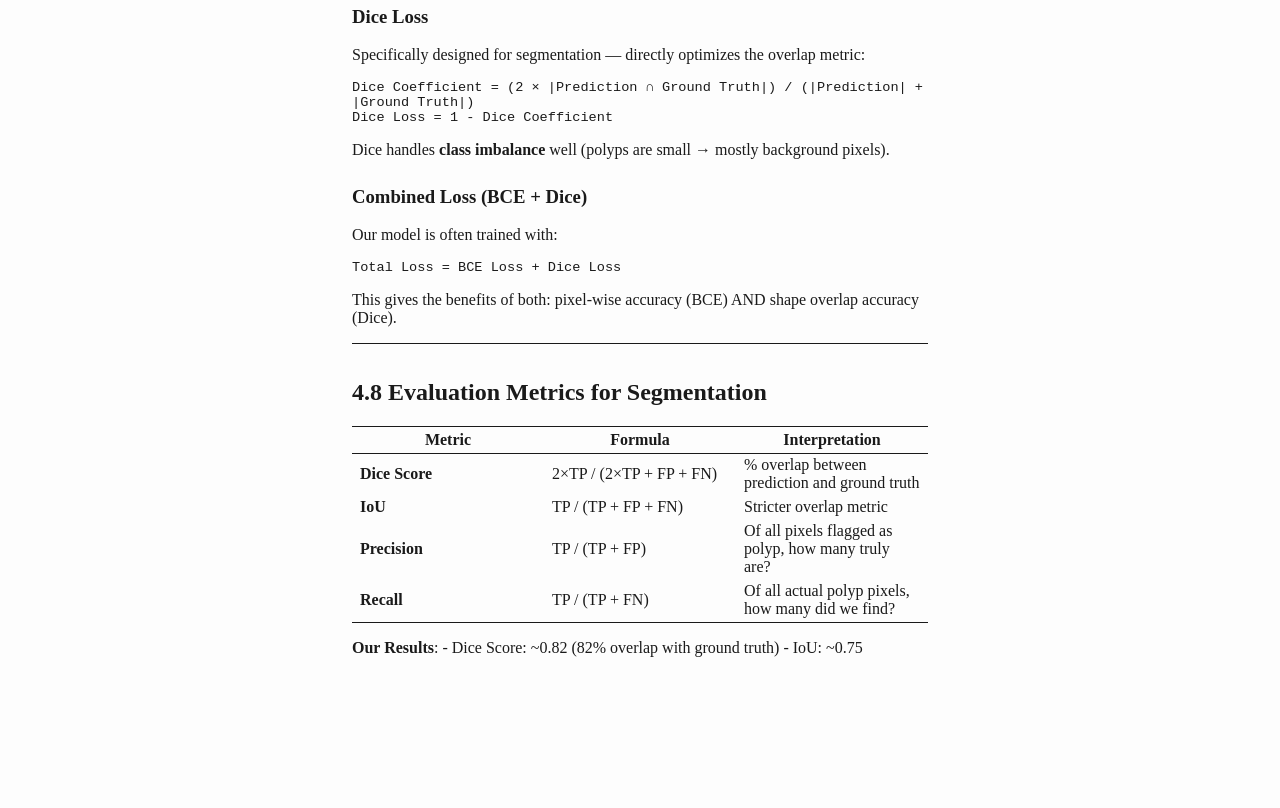
<file: docs/study_modules/Module_04_UNet_Segmentation.html>
<!DOCTYPE html>
<html xmlns="http://www.w3.org/1999/xhtml">
<head>
  <meta charset="utf-8" />
  <meta name="generator" content="pandoc" />
  <meta name="viewport" content="width=device-width, initial-scale=1.0, user-scalable=yes" />
  <title>Module_04_UNet_Segmentation</title>
  <style>
    /* Default styles provided by pandoc.
    ** See https://pandoc.org/MANUAL.html#variables-for-html for config info.
    */
    html {
      color: #1a1a1a;
      background-color: #fdfdfd;
    }
    body {
      margin: 0 auto;
      max-width: 36em;
      padding-left: 50px;
      padding-right: 50px;
      padding-top: 50px;
      padding-bottom: 50px;
      hyphens: auto;
      overflow-wrap: break-word;
      text-rendering: optimizeLegibility;
      font-kerning: normal;
    }
    @media (max-width: 600px) {
      body {
        font-size: 0.9em;
        padding: 12px;
      }
      h1 {
        font-size: 1.8em;
      }
    }
    @media print {
      html {
        background-color: white;
      }
      body {
        background-color: transparent;
        color: black;
        font-size: 12pt;
      }
      p, h2, h3 {
        orphans: 3;
        widows: 3;
      }
      h2, h3, h4 {
        page-break-after: avoid;
      }
    }
    p {
      margin: 1em 0;
    }
    a {
      color: #1a1a1a;
    }
    a:visited {
      color: #1a1a1a;
    }
    img {
      max-width: 100%;
    }
    svg {
      height: auto;
      max-width: 100%;
    }
    h1, h2, h3, h4, h5, h6 {
      margin-top: 1.4em;
    }
    h5, h6 {
      font-size: 1em;
      font-style: italic;
    }
    h6 {
      font-weight: normal;
    }
    ol, ul {
      padding-left: 1.7em;
      margin-top: 1em;
    }
    li > ol, li > ul {
      margin-top: 0;
    }
    blockquote {
      margin: 1em 0 1em 1.7em;
      padding-left: 1em;
      border-left: 2px solid #e6e6e6;
      color: #606060;
    }
    code {
      font-family: Menlo, Monaco, Consolas, 'Lucida Console', monospace;
      font-size: 85%;
      margin: 0;
      hyphens: manual;
    }
    pre {
      margin: 1em 0;
      overflow: auto;
    }
    pre code {
      padding: 0;
      overflow: visible;
      overflow-wrap: normal;
    }
    .sourceCode {
     background-color: transparent;
     overflow: visible;
    }
    hr {
      border: none;
      border-top: 1px solid #1a1a1a;
      height: 1px;
      margin: 1em 0;
    }
    table {
      margin: 1em 0;
      border-collapse: collapse;
      width: 100%;
      overflow-x: auto;
      display: block;
      font-variant-numeric: lining-nums tabular-nums;
    }
    table caption {
      margin-bottom: 0.75em;
    }
    tbody {
      margin-top: 0.5em;
      border-top: 1px solid #1a1a1a;
      border-bottom: 1px solid #1a1a1a;
    }
    th {
      border-top: 1px solid #1a1a1a;
      padding: 0.25em 0.5em 0.25em 0.5em;
    }
    td {
      padding: 0.125em 0.5em 0.25em 0.5em;
    }
    header {
      margin-bottom: 4em;
      text-align: center;
    }
    #TOC li {
      list-style: none;
    }
    #TOC ul {
      padding-left: 1.3em;
    }
    #TOC > ul {
      padding-left: 0;
    }
    #TOC a:not(:hover) {
      text-decoration: none;
    }
    code{white-space: pre-wrap;}
    span.smallcaps{font-variant: small-caps;}
    div.columns{display: flex; gap: min(4vw, 1.5em);}
    div.column{flex: auto; overflow-x: auto;}
    div.hanging-indent{margin-left: 1.5em; text-indent: -1.5em;}
    /* The extra [class] is a hack that increases specificity enough to
       override a similar rule in reveal.js */
    ul.task-list[class]{list-style: none;}
    ul.task-list li input[type="checkbox"] {
      font-size: inherit;
      width: 0.8em;
      margin: 0 0.8em 0.2em -1.6em;
      vertical-align: middle;
    }
    .display.math{display: block; text-align: center; margin: 0.5rem auto;}
    /* CSS for syntax highlighting */
    html { -webkit-text-size-adjust: 100%; }
    pre > code.sourceCode { white-space: pre; position: relative; }
    pre > code.sourceCode > span { display: inline-block; line-height: 1.25; }
    pre > code.sourceCode > span:empty { height: 1.2em; }
    .sourceCode { overflow: visible; }
    code.sourceCode > span { color: inherit; text-decoration: inherit; }
    div.sourceCode { margin: 1em 0; }
    pre.sourceCode { margin: 0; }
    @media screen {
    div.sourceCode { overflow: auto; }
    }
    @media print {
    pre > code.sourceCode { white-space: pre-wrap; }
    pre > code.sourceCode > span { text-indent: -5em; padding-left: 5em; }
    }
    pre.numberSource code
      { counter-reset: source-line 0; }
    pre.numberSource code > span
      { position: relative; left: -4em; counter-increment: source-line; }
    pre.numberSource code > span > a:first-child::before
      { content: counter(source-line);
        position: relative; left: -1em; text-align: right; vertical-align: baseline;
        border: none; display: inline-block;
        -webkit-touch-callout: none; -webkit-user-select: none;
        -khtml-user-select: none; -moz-user-select: none;
        -ms-user-select: none; user-select: none;
        padding: 0 4px; width: 4em;
        color: #aaaaaa;
      }
    pre.numberSource { margin-left: 3em; border-left: 1px solid #aaaaaa;  padding-left: 4px; }
    div.sourceCode
      {   }
    @media screen {
    pre > code.sourceCode > span > a:first-child::before { text-decoration: underline; }
    }
    code span.al { color: #ff0000; font-weight: bold; } /* Alert */
    code span.an { color: #60a0b0; font-weight: bold; font-style: italic; } /* Annotation */
    code span.at { color: #7d9029; } /* Attribute */
    code span.bn { color: #40a070; } /* BaseN */
    code span.bu { color: #008000; } /* BuiltIn */
    code span.cf { color: #007020; font-weight: bold; } /* ControlFlow */
    code span.ch { color: #4070a0; } /* Char */
    code span.cn { color: #880000; } /* Constant */
    code span.co { color: #60a0b0; font-style: italic; } /* Comment */
    code span.cv { color: #60a0b0; font-weight: bold; font-style: italic; } /* CommentVar */
    code span.do { color: #ba2121; font-style: italic; } /* Documentation */
    code span.dt { color: #902000; } /* DataType */
    code span.dv { color: #40a070; } /* DecVal */
    code span.er { color: #ff0000; font-weight: bold; } /* Error */
    code span.ex { } /* Extension */
    code span.fl { color: #40a070; } /* Float */
    code span.fu { color: #06287e; } /* Function */
    code span.im { color: #008000; font-weight: bold; } /* Import */
    code span.in { color: #60a0b0; font-weight: bold; font-style: italic; } /* Information */
    code span.kw { color: #007020; font-weight: bold; } /* Keyword */
    code span.op { color: #666666; } /* Operator */
    code span.ot { color: #007020; } /* Other */
    code span.pp { color: #bc7a00; } /* Preprocessor */
    code span.sc { color: #4070a0; } /* SpecialChar */
    code span.ss { color: #bb6688; } /* SpecialString */
    code span.st { color: #4070a0; } /* String */
    code span.va { color: #19177c; } /* Variable */
    code span.vs { color: #4070a0; } /* VerbatimString */
    code span.wa { color: #60a0b0; font-weight: bold; font-style: italic; } /* Warning */
  </style>
</head>
<body>
<h1 id="module-4-polyp-segmentation-with-u-net">📘 Module 4: Polyp
Segmentation with U-Net</h1>
<h2
id="understanding-the-u-net-architecture-and-implementation">Understanding
the U-Net Architecture and Implementation</h2>
<hr />
<h2 id="what-is-image-segmentation">4.1 What Is Image Segmentation?</h2>
<p><strong>Image segmentation</strong> assigns a label to <strong>every
pixel</strong> in an image.</p>
<p>In polyp detection: - <strong>Input</strong>: A 256×256 RGB image of
a polyp region (crop from colonoscopy) - <strong>Output</strong>: A
256×256 binary mask where each pixel is 0 (not polyp) or 1 (polyp)</p>
<pre><code>Input Image (256×256 RGB):       Output Mask (256×256 Binary):
+------------------------+        +------------------------+
|  [mostly dark tissue]  |        |  000000000000000000000 |
|  [pinkish tissue]      |   →    |  001111111111110000000 |
|  [lighter patch=polyp] |        |  011111111111111100000 |
|  [more tissue]         |        |  001111111111110000000 |
+------------------------+        +------------------------+
                                 0 = Background, 1 = Polyp</code></pre>
<hr />
<h2 id="why-u-net-for-medical-image-segmentation">4.2 Why U-Net for
Medical Image Segmentation?</h2>
<p><strong>U-Net</strong> was invented specifically for biomedical image
segmentation in 2015 at the University of Freiburg. It was designed to
work even with <strong>very limited training data</strong> — a common
challenge in medical imaging (getting labeled medical images is
expensive and requires expert doctors).</p>
<h3 id="key-innovation-skip-connections">Key Innovation: Skip
Connections</h3>
<p>U-Net’s main contribution is <strong>skip connections</strong> (also
called “encoder-decoder skip connections”): - The encoder compresses the
image (loses spatial detail but gains understanding) - The decoder
reconstructs the segmentation map - Skip connections pass
<strong>spatial detail</strong> from encoder layers directly to decoder
layers</p>
<p>This allows U-Net to produce <strong>precise, fine-grained
segmentation masks</strong> even with small datasets.</p>
<hr />
<h2 id="u-net-architecture-the-u-shape">4.3 U-Net Architecture: The “U”
Shape</h2>
<p>The name “U-Net” comes from its shape — it looks like the letter
U:</p>
<pre><code>Input (3×256×256)
       │
   ┌───▼───┐
   │  inc  │─────────────────────────────────────────┐ Skip 1
   │64ch   │                                          │
   └───┬───┘                                          │
   ┌───▼───┐                                          │
   │ down1 │──────────────────────────────────┐       │ Skip 2
   │128ch  │                                  │       │
   └───┬───┘                                  │       │
   ┌───▼───┐                                  │       │
   │ down2 │────────────────────────┐         │       │ Skip 3
   │256ch  │                        │         │       │
   └───┬───┘                        │         │       │
   ┌───▼───┐                        │         │       │
   │ down3 │────────────┐           │         │       │ Skip 4
   │512ch  │            │           │         │       │
   └───┬───┘            │           │         │       │
   ┌───▼───┐            │           │         │       │
   │ down4 │ (bottle-   │           │         │       │
   │512ch  │  neck)     │           │         │       │
   └───┬───┘            │           │         │       │
       │    ┌───────────▼───┐       │         │       │
       └───►│    up1/512ch  │       │         │       │
            └───────┬───────┘       │         │       │
                    │   ┌───────────▼───┐     │       │
                    └──►│    up2/256ch  │     │       │
                        └───────┬───────┘     │       │
                                │   ┌─────────▼───┐   │
                                └──►│    up3/128ch │   │
                                    └───────┬──────┘   │
                                            │   ┌──────▼──┐
                                            └──►│  up4/64ch│
                                                └───┬──────┘
                                                    │
                                               ┌────▼────┐
                                               │  outc   │
                                               │ 1 class │
                                               └─────────┘
                                          Output (1×256×256)</code></pre>
<hr />
<h2 id="unet_model.py-line-by-line-explanation">4.4
<code>unet_model.py</code> — Line-by-Line Explanation</h2>
<h3 id="imports">Imports</h3>
<div class="sourceCode" id="cb3"><pre
class="sourceCode python"><code class="sourceCode python"><span id="cb3-1"><a href="#cb3-1" aria-hidden="true" tabindex="-1"></a><span class="im">import</span> torch                           <span class="co"># PyTorch base library</span></span>
<span id="cb3-2"><a href="#cb3-2" aria-hidden="true" tabindex="-1"></a><span class="im">import</span> torch.nn <span class="im">as</span> nn                  <span class="co"># Neural network building blocks</span></span>
<span id="cb3-3"><a href="#cb3-3" aria-hidden="true" tabindex="-1"></a><span class="im">import</span> torchvision.transforms.functional <span class="im">as</span> TF  <span class="co"># For padding operations</span></span></code></pre></div>
<ul>
<li><code>torch</code>: The core library, handles tensors
(multi-dimensional arrays) and automatic differentiation</li>
<li><code>torch.nn</code>: Contains all neural network layers (Conv2d,
BatchNorm2d, ReLU, etc.)</li>
<li><code>TF</code>: We use it for <code>TF.pad()</code> — a precise way
to add pixels around tensors</li>
</ul>
<hr />
<h3 id="building-block-1-doubleconv">Building Block 1:
<code>DoubleConv</code></h3>
<div class="sourceCode" id="cb4"><pre
class="sourceCode python"><code class="sourceCode python"><span id="cb4-1"><a href="#cb4-1" aria-hidden="true" tabindex="-1"></a><span class="kw">class</span> DoubleConv(nn.Module):</span>
<span id="cb4-2"><a href="#cb4-2" aria-hidden="true" tabindex="-1"></a>    <span class="co">&quot;&quot;&quot;(Convolution =&gt; [BN] =&gt; ReLU) * 2&quot;&quot;&quot;</span></span></code></pre></div>
<p><strong>Class inheritance</strong>: <code>nn.Module</code> is
PyTorch’s base class for all neural network components. By inheriting
from it, our class gets all the machinery needed (parameter tracking,
<code>forward()</code> method, GPU transfer, etc.).</p>
<div class="sourceCode" id="cb5"><pre
class="sourceCode python"><code class="sourceCode python"><span id="cb5-1"><a href="#cb5-1" aria-hidden="true" tabindex="-1"></a>    <span class="kw">def</span> <span class="fu">__init__</span>(<span class="va">self</span>, in_channels, out_channels, mid_channels<span class="op">=</span><span class="va">None</span>):</span>
<span id="cb5-2"><a href="#cb5-2" aria-hidden="true" tabindex="-1"></a>        <span class="bu">super</span>().<span class="fu">__init__</span>()</span>
<span id="cb5-3"><a href="#cb5-3" aria-hidden="true" tabindex="-1"></a>        <span class="cf">if</span> <span class="kw">not</span> mid_channels:</span>
<span id="cb5-4"><a href="#cb5-4" aria-hidden="true" tabindex="-1"></a>            mid_channels <span class="op">=</span> out_channels</span></code></pre></div>
<p><strong>Constructor</strong>: Called when we create a
<code>DoubleConv(64, 128)</code>. - <code>in_channels=64</code>: The
layer receives 64 feature maps as input - <code>out_channels=128</code>:
The layer outputs 128 feature maps - <code>mid_channels</code>: Optional
intermediate channel count. If not given, defaults to
<code>out_channels</code>. - <code>super().__init__()</code>: Calls the
parent class’s constructor (required for PyTorch modules)</p>
<div class="sourceCode" id="cb6"><pre
class="sourceCode python"><code class="sourceCode python"><span id="cb6-1"><a href="#cb6-1" aria-hidden="true" tabindex="-1"></a>        <span class="va">self</span>.double_conv <span class="op">=</span> nn.Sequential(</span>
<span id="cb6-2"><a href="#cb6-2" aria-hidden="true" tabindex="-1"></a>            nn.Conv2d(in_channels, mid_channels, kernel_size<span class="op">=</span><span class="dv">3</span>, padding<span class="op">=</span><span class="dv">1</span>, bias<span class="op">=</span><span class="va">False</span>),</span>
<span id="cb6-3"><a href="#cb6-3" aria-hidden="true" tabindex="-1"></a>            nn.BatchNorm2d(mid_channels),</span>
<span id="cb6-4"><a href="#cb6-4" aria-hidden="true" tabindex="-1"></a>            nn.ReLU(inplace<span class="op">=</span><span class="va">True</span>),</span>
<span id="cb6-5"><a href="#cb6-5" aria-hidden="true" tabindex="-1"></a>            nn.Conv2d(mid_channels, out_channels, kernel_size<span class="op">=</span><span class="dv">3</span>, padding<span class="op">=</span><span class="dv">1</span>, bias<span class="op">=</span><span class="va">False</span>),</span>
<span id="cb6-6"><a href="#cb6-6" aria-hidden="true" tabindex="-1"></a>            nn.BatchNorm2d(out_channels),</span>
<span id="cb6-7"><a href="#cb6-7" aria-hidden="true" tabindex="-1"></a>            nn.ReLU(inplace<span class="op">=</span><span class="va">True</span>)</span>
<span id="cb6-8"><a href="#cb6-8" aria-hidden="true" tabindex="-1"></a>        )</span></code></pre></div>
<p><strong><code>nn.Sequential</code></strong>: Creates a container
where layers are applied in order, like a pipeline. Equivalent to
chaining functions.</p>
<p><strong><code>nn.Conv2d(in_channels, mid_channels, kernel_size=3, padding=1, bias=False)</code></strong>:
The most important layer in deep learning. What it does: - Uses a 3×3
“filter” (kernel) that slides across the image - At each position,
multiplies 3×3 patch by the 3×3 weights and sums the result - This
detects specific patterns (edges, textures, shapes) -
<code>kernel_size=3</code>: 3×3 filter - <code>padding=1</code>: Adds 1
pixel of zeros around the input so output size = input size (same
padding) - <code>bias=False</code>: No additive bias term (BatchNorm
makes bias redundant)</p>
<pre><code>How a 3×3 Convolution works:
   Input patch     ×     Kernel      =    One output value
   [128, 139, 134]     [-1, -1, -1]
   [135, 145, 130]  ×  [-1,  8, -1]  =  147 (edge detected!)
   [120, 125, 118]     [-1, -1, -1]</code></pre>
<p><strong><code>nn.BatchNorm2d(mid_channels)</code></strong> (Batch
Normalization): - Normalizes the outputs of the convolution across the
batch - Reduces “internal covariate shift” (prevents training
instability) - Also acts as a form of regularization (reduces
overfitting) - Effect: Makes training faster and more stable</p>
<p><strong><code>nn.ReLU(inplace=True)</code></strong> (Rectified Linear
Unit): - Activation function: sets all negative values to 0 -
<code>f(x) = max(0, x)</code> - Why? Without non-linear activation
functions, stacking many linear layers is equivalent to just one linear
layer (the whole “deep” part becomes useless) -
<code>inplace=True</code>: Modifies the tensor directly in memory (saves
RAM, slight speedup)</p>
<pre><code>ReLU:
     Output
       ↑
       │    /
       │   /
       │  /
───────┼─/──────────→ Input
       │    negative → 0</code></pre>
<hr />
<h3 id="building-block-2-down-encoder-step">Building Block 2:
<code>Down</code> (Encoder Step)</h3>
<div class="sourceCode" id="cb9"><pre
class="sourceCode python"><code class="sourceCode python"><span id="cb9-1"><a href="#cb9-1" aria-hidden="true" tabindex="-1"></a><span class="kw">class</span> Down(nn.Module):</span>
<span id="cb9-2"><a href="#cb9-2" aria-hidden="true" tabindex="-1"></a>    <span class="co">&quot;&quot;&quot;Downscaling block: MaxPool followed by DoubleConv&quot;&quot;&quot;</span></span>
<span id="cb9-3"><a href="#cb9-3" aria-hidden="true" tabindex="-1"></a>    <span class="kw">def</span> <span class="fu">__init__</span>(<span class="va">self</span>, in_channels, out_channels):</span>
<span id="cb9-4"><a href="#cb9-4" aria-hidden="true" tabindex="-1"></a>        <span class="bu">super</span>().<span class="fu">__init__</span>()</span>
<span id="cb9-5"><a href="#cb9-5" aria-hidden="true" tabindex="-1"></a>        <span class="va">self</span>.maxpool_conv <span class="op">=</span> nn.Sequential(</span>
<span id="cb9-6"><a href="#cb9-6" aria-hidden="true" tabindex="-1"></a>            nn.MaxPool2d(<span class="dv">2</span>),</span>
<span id="cb9-7"><a href="#cb9-7" aria-hidden="true" tabindex="-1"></a>            DoubleConv(in_channels, out_channels)</span>
<span id="cb9-8"><a href="#cb9-8" aria-hidden="true" tabindex="-1"></a>        )</span></code></pre></div>
<p><strong><code>nn.MaxPool2d(2)</code></strong>: Shrinks the spatial
dimensions by half: - Takes a 2×2 window and outputs only the
<strong>maximum value</strong> - A 256×256 feature map becomes 128×128 -
This allows the network to “look at” a larger area of the image with
each subsequent layer</p>
<pre><code>MaxPool2d(2) example (on one channel):
Before:                After:
[3,  7,  1,  4]       [7,  5]
[8,  2,  5,  0]  →    [9,  6]
[9,  1,  3,  6]
[4,  5,  2,  1]
Takes max of each 2×2 block</code></pre>
<p>Why MaxPool? It provides <strong>translation invariance</strong> (a
polyp slightly to the left or right should give the same detection) and
compresses the representation.</p>
<hr />
<h3 id="building-block-3-up-decoder-step-with-skip-connection">Building
Block 3: <code>Up</code> (Decoder Step with Skip Connection)</h3>
<div class="sourceCode" id="cb11"><pre
class="sourceCode python"><code class="sourceCode python"><span id="cb11-1"><a href="#cb11-1" aria-hidden="true" tabindex="-1"></a><span class="kw">class</span> Up(nn.Module):</span>
<span id="cb11-2"><a href="#cb11-2" aria-hidden="true" tabindex="-1"></a>    <span class="co">&quot;&quot;&quot;Upscaling block: Upsample/ConvTranspose followed by DoubleConv&quot;&quot;&quot;</span></span>
<span id="cb11-3"><a href="#cb11-3" aria-hidden="true" tabindex="-1"></a>    <span class="kw">def</span> <span class="fu">__init__</span>(<span class="va">self</span>, in_channels, out_channels, bilinear<span class="op">=</span><span class="va">True</span>):</span>
<span id="cb11-4"><a href="#cb11-4" aria-hidden="true" tabindex="-1"></a>        <span class="bu">super</span>().<span class="fu">__init__</span>()</span>
<span id="cb11-5"><a href="#cb11-5" aria-hidden="true" tabindex="-1"></a>        <span class="cf">if</span> bilinear:</span>
<span id="cb11-6"><a href="#cb11-6" aria-hidden="true" tabindex="-1"></a>            <span class="va">self</span>.up <span class="op">=</span> nn.Upsample(scale_factor<span class="op">=</span><span class="dv">2</span>, mode<span class="op">=</span><span class="st">&#39;bilinear&#39;</span>, align_corners<span class="op">=</span><span class="va">True</span>)</span>
<span id="cb11-7"><a href="#cb11-7" aria-hidden="true" tabindex="-1"></a>            <span class="va">self</span>.conv <span class="op">=</span> DoubleConv(in_channels, out_channels, in_channels <span class="op">//</span> <span class="dv">2</span>)</span>
<span id="cb11-8"><a href="#cb11-8" aria-hidden="true" tabindex="-1"></a>        <span class="cf">else</span>:</span>
<span id="cb11-9"><a href="#cb11-9" aria-hidden="true" tabindex="-1"></a>            <span class="va">self</span>.up <span class="op">=</span> nn.ConvTranspose2d(in_channels, in_channels <span class="op">//</span> <span class="dv">2</span>, kernel_size<span class="op">=</span><span class="dv">2</span>, stride<span class="op">=</span><span class="dv">2</span>)</span>
<span id="cb11-10"><a href="#cb11-10" aria-hidden="true" tabindex="-1"></a>            <span class="va">self</span>.conv <span class="op">=</span> DoubleConv(in_channels, out_channels)</span></code></pre></div>
<p><strong>Two upsampling methods</strong>: 1. <strong>Bilinear
upsampling</strong> (<code>mode='bilinear'</code>): Simply interpolates
(guesses) intermediate pixel values mathematically. Fast, no learned
parameters. 2. <strong>Transposed Convolution</strong>
(<code>ConvTranspose2d</code>): Learnable upsampling — the network
learns how to upsample. More powerful but more parameters.</p>
<p>We use bilinear (simpler, works well in practice).</p>
<div class="sourceCode" id="cb12"><pre
class="sourceCode python"><code class="sourceCode python"><span id="cb12-1"><a href="#cb12-1" aria-hidden="true" tabindex="-1"></a>    <span class="kw">def</span> forward(<span class="va">self</span>, x1, x2):</span>
<span id="cb12-2"><a href="#cb12-2" aria-hidden="true" tabindex="-1"></a>        x1 <span class="op">=</span> <span class="va">self</span>.up(x1)           <span class="co"># Upsample x1 from decoder</span></span>
<span id="cb12-3"><a href="#cb12-3" aria-hidden="true" tabindex="-1"></a>        </span>
<span id="cb12-4"><a href="#cb12-4" aria-hidden="true" tabindex="-1"></a>        diffY <span class="op">=</span> x2.size()[<span class="dv">2</span>] <span class="op">-</span> x1.size()[<span class="dv">2</span>]  <span class="co"># Height difference</span></span>
<span id="cb12-5"><a href="#cb12-5" aria-hidden="true" tabindex="-1"></a>        diffX <span class="op">=</span> x2.size()[<span class="dv">3</span>] <span class="op">-</span> x1.size()[<span class="dv">3</span>]  <span class="co"># Width difference</span></span>
<span id="cb12-6"><a href="#cb12-6" aria-hidden="true" tabindex="-1"></a>        </span>
<span id="cb12-7"><a href="#cb12-7" aria-hidden="true" tabindex="-1"></a>        x1 <span class="op">=</span> TF.pad(x1, [diffX <span class="op">//</span> <span class="dv">2</span>, diffX <span class="op">-</span> diffX <span class="op">//</span> <span class="dv">2</span>,</span>
<span id="cb12-8"><a href="#cb12-8" aria-hidden="true" tabindex="-1"></a>                         diffY <span class="op">//</span> <span class="dv">2</span>, diffY <span class="op">-</span> diffY <span class="op">//</span> <span class="dv">2</span>])</span></code></pre></div>
<p><strong>Why padding is needed</strong>: After upsampling, the decoder
feature map might be 1 pixel smaller than the encoder feature map (due
to odd-sized inputs). We pad <code>x1</code> to match <code>x2</code>’s
size <strong>exactly</strong> before concatenating.</p>
<p><code>x2.size()[2]</code> = height dimension of x2 (encoder feature
map) <code>x1.size()[2]</code> = height dimension of x1 (decoder feature
map)</p>
<p>The padding <code>[left, right, top, bottom]</code> adds zeros on
each side to fix the size mismatch.</p>
<div class="sourceCode" id="cb13"><pre
class="sourceCode python"><code class="sourceCode python"><span id="cb13-1"><a href="#cb13-1" aria-hidden="true" tabindex="-1"></a>        x <span class="op">=</span> torch.cat([x2, x1], dim<span class="op">=</span><span class="dv">1</span>)  <span class="co"># Concatenate along channel dimension</span></span>
<span id="cb13-2"><a href="#cb13-2" aria-hidden="true" tabindex="-1"></a>        <span class="cf">return</span> <span class="va">self</span>.conv(x)</span></code></pre></div>
<p><strong><code>torch.cat</code></strong>: This IS the skip connection!
It concatenates: - <code>x2</code>: Feature maps from the matching
encoder level (contains fine spatial details) - <code>x1</code>: Feature
maps from the decoder (contains high-level context) -
<code>dim=1</code>: The channel dimension</p>
<p>Result: Channel count doubles (64+64=128). DoubleConv then compresses
this back.</p>
<p><strong>WHY? The key insight</strong>: Encoder knows “what” is in the
image (semantic understanding). The fine spatial details (exact pixel
locations of boundaries) were lost during MaxPooling. The skip
connection <strong>restores</strong> that detail for precise boundary
segmentation.</p>
<hr />
<h3 id="building-block-4-outconv-final-layer">Building Block 4:
<code>OutConv</code> (Final Layer)</h3>
<div class="sourceCode" id="cb14"><pre
class="sourceCode python"><code class="sourceCode python"><span id="cb14-1"><a href="#cb14-1" aria-hidden="true" tabindex="-1"></a><span class="kw">class</span> OutConv(nn.Module):</span>
<span id="cb14-2"><a href="#cb14-2" aria-hidden="true" tabindex="-1"></a>    <span class="co">&quot;&quot;&quot;Final output convolution layer (1x1)&quot;&quot;&quot;</span></span>
<span id="cb14-3"><a href="#cb14-3" aria-hidden="true" tabindex="-1"></a>    <span class="kw">def</span> <span class="fu">__init__</span>(<span class="va">self</span>, in_channels, out_channels):</span>
<span id="cb14-4"><a href="#cb14-4" aria-hidden="true" tabindex="-1"></a>        <span class="bu">super</span>(OutConv, <span class="va">self</span>).<span class="fu">__init__</span>()</span>
<span id="cb14-5"><a href="#cb14-5" aria-hidden="true" tabindex="-1"></a>        <span class="va">self</span>.conv <span class="op">=</span> nn.Conv2d(in_channels, out_channels, kernel_size<span class="op">=</span><span class="dv">1</span>)</span></code></pre></div>
<p><strong>1×1 Convolution</strong>: A convolution with kernel_size=1
doesn’t look at neighboring pixels — it simply mixes channels together.
It’s used here to convert from 64 feature channels to 1 output channel
(the segmentation map). No spatial information is changed, only channel
count.</p>
<hr />
<h3 id="the-main-unet-class">The Main UNet Class</h3>
<div class="sourceCode" id="cb15"><pre
class="sourceCode python"><code class="sourceCode python"><span id="cb15-1"><a href="#cb15-1" aria-hidden="true" tabindex="-1"></a><span class="kw">class</span> UNet(nn.Module):</span>
<span id="cb15-2"><a href="#cb15-2" aria-hidden="true" tabindex="-1"></a>    <span class="kw">def</span> <span class="fu">__init__</span>(<span class="va">self</span>, n_channels, n_classes, bilinear<span class="op">=</span><span class="va">True</span>):</span>
<span id="cb15-3"><a href="#cb15-3" aria-hidden="true" tabindex="-1"></a>        <span class="bu">super</span>(UNet, <span class="va">self</span>).<span class="fu">__init__</span>()</span>
<span id="cb15-4"><a href="#cb15-4" aria-hidden="true" tabindex="-1"></a>        <span class="va">self</span>.n_channels <span class="op">=</span> n_channels  <span class="co"># 3 (RGB)</span></span>
<span id="cb15-5"><a href="#cb15-5" aria-hidden="true" tabindex="-1"></a>        <span class="va">self</span>.n_classes <span class="op">=</span> n_classes    <span class="co"># 1 (binary: polyp or not)</span></span>
<span id="cb15-6"><a href="#cb15-6" aria-hidden="true" tabindex="-1"></a>        <span class="va">self</span>.bilinear <span class="op">=</span> bilinear</span>
<span id="cb15-7"><a href="#cb15-7" aria-hidden="true" tabindex="-1"></a>        </span>
<span id="cb15-8"><a href="#cb15-8" aria-hidden="true" tabindex="-1"></a>        <span class="co"># Encoder</span></span>
<span id="cb15-9"><a href="#cb15-9" aria-hidden="true" tabindex="-1"></a>        <span class="va">self</span>.inc <span class="op">=</span> DoubleConv(n_channels, <span class="dv">64</span>)     <span class="co"># 3→64 channels</span></span>
<span id="cb15-10"><a href="#cb15-10" aria-hidden="true" tabindex="-1"></a>        <span class="va">self</span>.down1 <span class="op">=</span> Down(<span class="dv">64</span>, <span class="dv">128</span>)                <span class="co"># 64→128 channels, /2 spatial</span></span>
<span id="cb15-11"><a href="#cb15-11" aria-hidden="true" tabindex="-1"></a>        <span class="va">self</span>.down2 <span class="op">=</span> Down(<span class="dv">128</span>, <span class="dv">256</span>)               <span class="co"># 128→256 channels, /2 spatial</span></span>
<span id="cb15-12"><a href="#cb15-12" aria-hidden="true" tabindex="-1"></a>        <span class="va">self</span>.down3 <span class="op">=</span> Down(<span class="dv">256</span>, <span class="dv">512</span>)               <span class="co"># 256→512 channels, /2 spatial</span></span>
<span id="cb15-13"><a href="#cb15-13" aria-hidden="true" tabindex="-1"></a>        factor <span class="op">=</span> <span class="dv">2</span> <span class="cf">if</span> bilinear <span class="cf">else</span> <span class="dv">1</span></span>
<span id="cb15-14"><a href="#cb15-14" aria-hidden="true" tabindex="-1"></a>        <span class="va">self</span>.down4 <span class="op">=</span> Down(<span class="dv">512</span>, <span class="dv">1024</span> <span class="op">//</span> factor)    <span class="co"># 512→512 channels, /2 spatial</span></span>
<span id="cb15-15"><a href="#cb15-15" aria-hidden="true" tabindex="-1"></a>        </span>
<span id="cb15-16"><a href="#cb15-16" aria-hidden="true" tabindex="-1"></a>        <span class="co"># Decoder</span></span>
<span id="cb15-17"><a href="#cb15-17" aria-hidden="true" tabindex="-1"></a>        <span class="va">self</span>.up1 <span class="op">=</span> Up(<span class="dv">1024</span>, <span class="dv">512</span> <span class="op">//</span> factor, bilinear)  <span class="co"># Upsample + concat → 512ch</span></span>
<span id="cb15-18"><a href="#cb15-18" aria-hidden="true" tabindex="-1"></a>        <span class="va">self</span>.up2 <span class="op">=</span> Up(<span class="dv">512</span>, <span class="dv">256</span> <span class="op">//</span> factor, bilinear)   <span class="co"># Upsample + concat → 256ch</span></span>
<span id="cb15-19"><a href="#cb15-19" aria-hidden="true" tabindex="-1"></a>        <span class="va">self</span>.up3 <span class="op">=</span> Up(<span class="dv">256</span>, <span class="dv">128</span> <span class="op">//</span> factor, bilinear)   <span class="co"># Upsample + concat → 128ch</span></span>
<span id="cb15-20"><a href="#cb15-20" aria-hidden="true" tabindex="-1"></a>        <span class="va">self</span>.up4 <span class="op">=</span> Up(<span class="dv">128</span>, <span class="dv">64</span>, bilinear)              <span class="co"># Upsample + concat → 64ch</span></span>
<span id="cb15-21"><a href="#cb15-21" aria-hidden="true" tabindex="-1"></a>        </span>
<span id="cb15-22"><a href="#cb15-22" aria-hidden="true" tabindex="-1"></a>        <span class="co"># Output</span></span>
<span id="cb15-23"><a href="#cb15-23" aria-hidden="true" tabindex="-1"></a>        <span class="va">self</span>.outc <span class="op">=</span> OutConv(<span class="dv">64</span>, n_classes)            <span class="co"># 64→1 channel</span></span></code></pre></div>
<p><strong>The encoder doubles channels while halving spatial
size</strong>:</p>
<pre><code>Input:  3 × 256 × 256
inc:   64 × 256 × 256
down1: 128 × 128 × 128
down2: 256 ×  64 ×  64
down3: 512 ×  32 ×  32
down4: 512 ×  16 ×  16   ← Bottleneck (smallest, most abstract)</code></pre>
<p><strong>The decoder halves channels while doubling spatial
size</strong>:</p>
<pre><code>down4: 512 × 16 × 16 (skip from down3: 512 × 32 × 32)
up1:   512 × 32 × 32   ← combines down3 skip + upsampled down4
up2:   256 × 64 × 64   ← combines down2 skip + upsampled up1
up3:   128 × 128 × 128 ← combines down1 skip + upsampled up2
up4:    64 × 256 × 256 ← combines inc skip + upsampled up3
outc:    1 × 256 × 256 ← Final segmentation map (same size as input!)</code></pre>
<div class="sourceCode" id="cb18"><pre
class="sourceCode python"><code class="sourceCode python"><span id="cb18-1"><a href="#cb18-1" aria-hidden="true" tabindex="-1"></a>    <span class="kw">def</span> forward(<span class="va">self</span>, x):</span>
<span id="cb18-2"><a href="#cb18-2" aria-hidden="true" tabindex="-1"></a>        <span class="co"># Encoder</span></span>
<span id="cb18-3"><a href="#cb18-3" aria-hidden="true" tabindex="-1"></a>        x1 <span class="op">=</span> <span class="va">self</span>.inc(x)     <span class="co"># Save for skip connection</span></span>
<span id="cb18-4"><a href="#cb18-4" aria-hidden="true" tabindex="-1"></a>        x2 <span class="op">=</span> <span class="va">self</span>.down1(x1)  <span class="co"># Save for skip connection</span></span>
<span id="cb18-5"><a href="#cb18-5" aria-hidden="true" tabindex="-1"></a>        x3 <span class="op">=</span> <span class="va">self</span>.down2(x2)  <span class="co"># Save for skip connection</span></span>
<span id="cb18-6"><a href="#cb18-6" aria-hidden="true" tabindex="-1"></a>        x4 <span class="op">=</span> <span class="va">self</span>.down3(x3)  <span class="co"># Save for skip connection</span></span>
<span id="cb18-7"><a href="#cb18-7" aria-hidden="true" tabindex="-1"></a>        x5 <span class="op">=</span> <span class="va">self</span>.down4(x4)  <span class="co"># Bottleneck</span></span>
<span id="cb18-8"><a href="#cb18-8" aria-hidden="true" tabindex="-1"></a>        </span>
<span id="cb18-9"><a href="#cb18-9" aria-hidden="true" tabindex="-1"></a>        <span class="co"># Decoder + Skip Connections</span></span>
<span id="cb18-10"><a href="#cb18-10" aria-hidden="true" tabindex="-1"></a>        x <span class="op">=</span> <span class="va">self</span>.up1(x5, x4)  <span class="co"># x5 is decoder; x4 is skip</span></span>
<span id="cb18-11"><a href="#cb18-11" aria-hidden="true" tabindex="-1"></a>        x <span class="op">=</span> <span class="va">self</span>.up2(x, x3)   <span class="co"># x3 is skip from level 3</span></span>
<span id="cb18-12"><a href="#cb18-12" aria-hidden="true" tabindex="-1"></a>        x <span class="op">=</span> <span class="va">self</span>.up3(x, x2)   <span class="co"># x2 is skip from level 2</span></span>
<span id="cb18-13"><a href="#cb18-13" aria-hidden="true" tabindex="-1"></a>        x <span class="op">=</span> <span class="va">self</span>.up4(x, x1)   <span class="co"># x1 is skip from level 1</span></span>
<span id="cb18-14"><a href="#cb18-14" aria-hidden="true" tabindex="-1"></a>        </span>
<span id="cb18-15"><a href="#cb18-15" aria-hidden="true" tabindex="-1"></a>        <span class="co"># Output</span></span>
<span id="cb18-16"><a href="#cb18-16" aria-hidden="true" tabindex="-1"></a>        logits <span class="op">=</span> <span class="va">self</span>.outc(x)  <span class="co"># Raw scores (not yet probabilities)</span></span>
<span id="cb18-17"><a href="#cb18-17" aria-hidden="true" tabindex="-1"></a>        <span class="cf">return</span> logits</span></code></pre></div>
<p><strong>Why “logits” not “probabilities”?</strong> The final layer
outputs raw unnormalized scores (can be any real number). We apply
<code>sigmoid</code> AFTER to get probabilities (0–1). This separation
is for numerical stability when computing the loss function.</p>
<p><strong>Sigmoid</strong>: <code>sigmoid(x) = 1 / (1 + e^(-x))</code>
- Input: any real number (-∞ to +∞) - Output: 0 to 1 (a probability) -
<code>sigmoid(0) = 0.5</code> (equally uncertain) -
<code>sigmoid(4) ≈ 0.98</code> (confident it’s a polyp) -
<code>sigmoid(-4) ≈ 0.02</code> (confident it’s NOT a polyp)</p>
<hr />
<h2 id="dataset.py-the-pytorch-dataset-class">4.5
<code>dataset.py</code> — The PyTorch Dataset Class</h2>
<h3 id="what-is-a-pytorch-dataset">What Is a PyTorch Dataset?</h3>
<p>PyTorch has a standard interface for loading data: the
<code>Dataset</code> class. Any class that inherits from
<code>torch.utils.data.Dataset</code> must implement: 1.
<code>__len__()</code>: Returns total number of samples 2.
<code>__getitem__(index)</code>: Returns one sample (image, mask) pair
at the given index</p>
<p>The <code>DataLoader</code> then uses this class to create
<strong>batches</strong> automatically.</p>
<div class="sourceCode" id="cb19"><pre
class="sourceCode python"><code class="sourceCode python"><span id="cb19-1"><a href="#cb19-1" aria-hidden="true" tabindex="-1"></a><span class="kw">class</span> PolypDataset(Dataset):</span>
<span id="cb19-2"><a href="#cb19-2" aria-hidden="true" tabindex="-1"></a>    <span class="kw">def</span> <span class="fu">__init__</span>(<span class="va">self</span>, image_dir, mask_dir, transform<span class="op">=</span><span class="va">None</span>):</span>
<span id="cb19-3"><a href="#cb19-3" aria-hidden="true" tabindex="-1"></a>        <span class="va">self</span>.image_dir <span class="op">=</span> image_dir</span>
<span id="cb19-4"><a href="#cb19-4" aria-hidden="true" tabindex="-1"></a>        <span class="va">self</span>.mask_dir <span class="op">=</span> mask_dir</span>
<span id="cb19-5"><a href="#cb19-5" aria-hidden="true" tabindex="-1"></a>        <span class="va">self</span>.transform <span class="op">=</span> transform</span>
<span id="cb19-6"><a href="#cb19-6" aria-hidden="true" tabindex="-1"></a>        </span>
<span id="cb19-7"><a href="#cb19-7" aria-hidden="true" tabindex="-1"></a>        <span class="va">self</span>.images <span class="op">=</span> <span class="bu">sorted</span>([f <span class="cf">for</span> f <span class="kw">in</span> os.listdir(image_dir) </span>
<span id="cb19-8"><a href="#cb19-8" aria-hidden="true" tabindex="-1"></a>                               <span class="cf">if</span> f.lower().endswith((<span class="st">&#39;.png&#39;</span>, <span class="st">&#39;.jpg&#39;</span>, <span class="st">&#39;.jpeg&#39;</span>, <span class="st">&#39;.tif&#39;</span>))])</span></code></pre></div>
<p><strong>Sorted list</strong>: <code>sorted()</code> ensures files are
always in alphabetical order, making the dataset deterministic and
reproducible.</p>
<p><strong>List comprehension with filter</strong>:
<code>[f for f in os.listdir(...) if f.lower().endswith(...)]</code>
reads all files in the directory and keeps only image files.
<code>.lower()</code> handles <code>IMAGE.PNG</code>,
<code>image.png</code>, <code>Image.PNG</code> all the same way.</p>
<div class="sourceCode" id="cb20"><pre
class="sourceCode python"><code class="sourceCode python"><span id="cb20-1"><a href="#cb20-1" aria-hidden="true" tabindex="-1"></a>    <span class="kw">def</span> <span class="fu">__getitem__</span>(<span class="va">self</span>, index):</span>
<span id="cb20-2"><a href="#cb20-2" aria-hidden="true" tabindex="-1"></a>        img_filename <span class="op">=</span> <span class="va">self</span>.images[index]</span>
<span id="cb20-3"><a href="#cb20-3" aria-hidden="true" tabindex="-1"></a>        img_path <span class="op">=</span> os.path.join(<span class="va">self</span>.image_dir, img_filename)</span>
<span id="cb20-4"><a href="#cb20-4" aria-hidden="true" tabindex="-1"></a>        mask_path <span class="op">=</span> os.path.join(<span class="va">self</span>.mask_dir, img_filename)</span></code></pre></div>
<p>When PyTorch calls <code>dataset[5]</code>, this method runs with
<code>index=5</code>. It looks up the filename at position 5 in the
sorted list and constructs the full paths.</p>
<div class="sourceCode" id="cb21"><pre
class="sourceCode python"><code class="sourceCode python"><span id="cb21-1"><a href="#cb21-1" aria-hidden="true" tabindex="-1"></a>        image <span class="op">=</span> cv2.imread(img_path)</span>
<span id="cb21-2"><a href="#cb21-2" aria-hidden="true" tabindex="-1"></a>        image <span class="op">=</span> cv2.cvtColor(image, cv2.COLOR_BGR2RGB)</span></code></pre></div>
<p><strong>BGR to RGB</strong>: OpenCV reads images in
<strong>BGR</strong> order (Blue, Green, Red) — a legacy from early
Windows API. But neural networks (and most of the world) expect
<strong>RGB</strong> (Red, Green, Blue). We must convert, otherwise
colors are wrong and the model gets confused.</p>
<div class="sourceCode" id="cb22"><pre
class="sourceCode python"><code class="sourceCode python"><span id="cb22-1"><a href="#cb22-1" aria-hidden="true" tabindex="-1"></a>        mask <span class="op">=</span> cv2.imread(mask_path, cv2.IMREAD_GRAYSCALE)</span>
<span id="cb22-2"><a href="#cb22-2" aria-hidden="true" tabindex="-1"></a>        </span>
<span id="cb22-3"><a href="#cb22-3" aria-hidden="true" tabindex="-1"></a>        _, mask <span class="op">=</span> cv2.threshold(mask, <span class="dv">127</span>, <span class="dv">255</span>, cv2.THRESH_BINARY)</span>
<span id="cb22-4"><a href="#cb22-4" aria-hidden="true" tabindex="-1"></a>        mask <span class="op">=</span> mask <span class="op">/</span> <span class="fl">255.0</span></span>
<span id="cb22-5"><a href="#cb22-5" aria-hidden="true" tabindex="-1"></a>        mask <span class="op">=</span> np.expand_dims(mask, axis<span class="op">=-</span><span class="dv">1</span>)  <span class="co"># Add channel dimension → (H, W, 1)</span></span></code></pre></div>
<p><strong>Mask preprocessing steps</strong>: 1.
<strong>Threshold</strong>: Binarize — any value ≤127 → 0, any value
≥128 → 255 (strictly 0 or 255) 2. <strong>Normalize</strong>: Divide by
255.0 → values become 0.0 or 1.0 (matches sigmoid output range) 3.
<strong>expand_dims</strong>: Add a channel dimension. Shape changes
from <code>(256, 256)</code> to <code>(256, 256, 1)</code>. Neural
networks expect a channel dimension even for single-channel data.</p>
<div class="sourceCode" id="cb23"><pre
class="sourceCode python"><code class="sourceCode python"><span id="cb23-1"><a href="#cb23-1" aria-hidden="true" tabindex="-1"></a>        <span class="cf">if</span> <span class="va">self</span>.transform <span class="kw">is</span> <span class="kw">not</span> <span class="va">None</span>:</span>
<span id="cb23-2"><a href="#cb23-2" aria-hidden="true" tabindex="-1"></a>            augmented <span class="op">=</span> <span class="va">self</span>.transform(image<span class="op">=</span>image, mask<span class="op">=</span>mask)</span>
<span id="cb23-3"><a href="#cb23-3" aria-hidden="true" tabindex="-1"></a>            image <span class="op">=</span> augmented[<span class="st">&quot;image&quot;</span>]</span>
<span id="cb23-4"><a href="#cb23-4" aria-hidden="true" tabindex="-1"></a>            mask <span class="op">=</span> augmented[<span class="st">&quot;mask&quot;</span>]</span></code></pre></div>
<p><strong>Albumentations</strong>: The transform pipeline is applied
<strong>to both image and mask simultaneously</strong>. This is crucial:
if we flip the image horizontally, we MUST also flip the mask.
Albumentations handles this automatically via the <code>mask=mask</code>
argument.</p>
<div class="sourceCode" id="cb24"><pre
class="sourceCode python"><code class="sourceCode python"><span id="cb24-1"><a href="#cb24-1" aria-hidden="true" tabindex="-1"></a>        mask <span class="op">=</span> mask.<span class="bu">float</span>()</span>
<span id="cb24-2"><a href="#cb24-2" aria-hidden="true" tabindex="-1"></a>        </span>
<span id="cb24-3"><a href="#cb24-3" aria-hidden="true" tabindex="-1"></a>        <span class="cf">if</span> mask.dim() <span class="op">==</span> <span class="dv">3</span> <span class="kw">and</span> mask.shape[<span class="op">-</span><span class="dv">1</span>] <span class="op">==</span> <span class="dv">1</span>:  <span class="co"># HWC format [256, 256, 1]</span></span>
<span id="cb24-4"><a href="#cb24-4" aria-hidden="true" tabindex="-1"></a>            mask <span class="op">=</span> mask.permute(<span class="dv">2</span>, <span class="dv">0</span>, <span class="dv">1</span>)             <span class="co"># → CHW format [1, 256, 256]</span></span></code></pre></div>
<p><strong>Dimension reordering</strong>: PyTorch tensors use
<code>(Channels, Height, Width)</code> order (CHW). NumPy/OpenCV use
<code>(Height, Width, Channels)</code> order (HWC). We use
<code>.permute(2, 0, 1)</code> to rearrange: - Dimension 0 (H=256) →
becomes dimension 1 - Dimension 1 (W=256) → becomes dimension 2<br />
- Dimension 2 (C=1) → becomes dimension 0</p>
<hr />
<h2 id="data-augmentation-with-albumentations">4.6 Data Augmentation
with Albumentations</h2>
<p><strong>Augmentation</strong> artificially increases the effective
size of your training dataset by applying random transformations to
images. For medical images, common augmentations include:</p>
<div class="sourceCode" id="cb25"><pre
class="sourceCode python"><code class="sourceCode python"><span id="cb25-1"><a href="#cb25-1" aria-hidden="true" tabindex="-1"></a>train_transform <span class="op">=</span> A.Compose([</span>
<span id="cb25-2"><a href="#cb25-2" aria-hidden="true" tabindex="-1"></a>    A.Resize(height<span class="op">=</span><span class="dv">256</span>, width<span class="op">=</span><span class="dv">256</span>),        <span class="co"># Fixed size</span></span>
<span id="cb25-3"><a href="#cb25-3" aria-hidden="true" tabindex="-1"></a>    A.HorizontalFlip(p<span class="op">=</span><span class="fl">0.5</span>),               <span class="co"># 50% chance to flip left-right</span></span>
<span id="cb25-4"><a href="#cb25-4" aria-hidden="true" tabindex="-1"></a>    A.VerticalFlip(p<span class="op">=</span><span class="fl">0.5</span>),                 <span class="co"># 50% chance to flip up-down</span></span>
<span id="cb25-5"><a href="#cb25-5" aria-hidden="true" tabindex="-1"></a>    A.RandomRotate90(p<span class="op">=</span><span class="fl">0.5</span>),               <span class="co"># 50% chance to rotate 90°</span></span>
<span id="cb25-6"><a href="#cb25-6" aria-hidden="true" tabindex="-1"></a>    A.RandomBrightnessContrast(p<span class="op">=</span><span class="fl">0.2</span>),     <span class="co"># 20% chance to adjust brightness</span></span>
<span id="cb25-7"><a href="#cb25-7" aria-hidden="true" tabindex="-1"></a>    A.Normalize(mean<span class="op">=</span>[<span class="fl">0.485</span>, <span class="fl">0.456</span>, <span class="fl">0.406</span>], </span>
<span id="cb25-8"><a href="#cb25-8" aria-hidden="true" tabindex="-1"></a>                std<span class="op">=</span>[<span class="fl">0.229</span>, <span class="fl">0.224</span>, <span class="fl">0.225</span>]),  <span class="co"># ImageNet normalization</span></span>
<span id="cb25-9"><a href="#cb25-9" aria-hidden="true" tabindex="-1"></a>    ToTensorV2()                            <span class="co"># numpy → PyTorch tensor</span></span>
<span id="cb25-10"><a href="#cb25-10" aria-hidden="true" tabindex="-1"></a>])</span></code></pre></div>
<p><strong>Why ImageNet statistics?</strong> Even though we fine-tune on
colonoscopy images, the U-Net encoder often starts from ImageNet
pre-trained weights. Using ImageNet normalization statistics ensures
compatibility.</p>
<hr />
<h2 id="loss-function-and-metrics-for-segmentation">4.7 Loss Function
and Metrics for Segmentation</h2>
<h3 id="binary-cross-entropy-bce-loss">Binary Cross-Entropy (BCE)
Loss</h3>
<p>Used for binary classification at each pixel:</p>
<pre><code>BCE Loss = -[y * log(p) + (1-y) * log(1-p)]</code></pre>
<ul>
<li><code>y</code> = 1 if pixel is polyp, 0 if background</li>
<li><code>p</code> = model’s predicted probability</li>
<li>Perfect prediction has BCE = 0</li>
<li>Completely wrong prediction has BCE → ∞</li>
</ul>
<h3 id="dice-loss">Dice Loss</h3>
<p>Specifically designed for segmentation — directly optimizes the
overlap metric:</p>
<pre><code>Dice Coefficient = (2 × |Prediction ∩ Ground Truth|) / (|Prediction| + |Ground Truth|)
Dice Loss = 1 - Dice Coefficient</code></pre>
<p>Dice handles <strong>class imbalance</strong> well (polyps are small
→ mostly background pixels).</p>
<h3 id="combined-loss-bce-dice">Combined Loss (BCE + Dice)</h3>
<p>Our model is often trained with:</p>
<pre><code>Total Loss = BCE Loss + Dice Loss</code></pre>
<p>This gives the benefits of both: pixel-wise accuracy (BCE) AND shape
overlap accuracy (Dice).</p>
<hr />
<h2 id="evaluation-metrics-for-segmentation">4.8 Evaluation Metrics for
Segmentation</h2>
<table>
<colgroup>
<col style="width: 33%" />
<col style="width: 33%" />
<col style="width: 33%" />
</colgroup>
<thead>
<tr>
<th>Metric</th>
<th>Formula</th>
<th>Interpretation</th>
</tr>
</thead>
<tbody>
<tr>
<td><strong>Dice Score</strong></td>
<td>2×TP / (2×TP + FP + FN)</td>
<td>% overlap between prediction and ground truth</td>
</tr>
<tr>
<td><strong>IoU</strong></td>
<td>TP / (TP + FP + FN)</td>
<td>Stricter overlap metric</td>
</tr>
<tr>
<td><strong>Precision</strong></td>
<td>TP / (TP + FP)</td>
<td>Of all pixels flagged as polyp, how many truly are?</td>
</tr>
<tr>
<td><strong>Recall</strong></td>
<td>TP / (TP + FN)</td>
<td>Of all actual polyp pixels, how many did we find?</td>
</tr>
</tbody>
</table>
<p><strong>Our Results</strong>: - Dice Score: ~0.82 (82% overlap with
ground truth) - IoU: ~0.75</p>
</body>
</html>
</file>
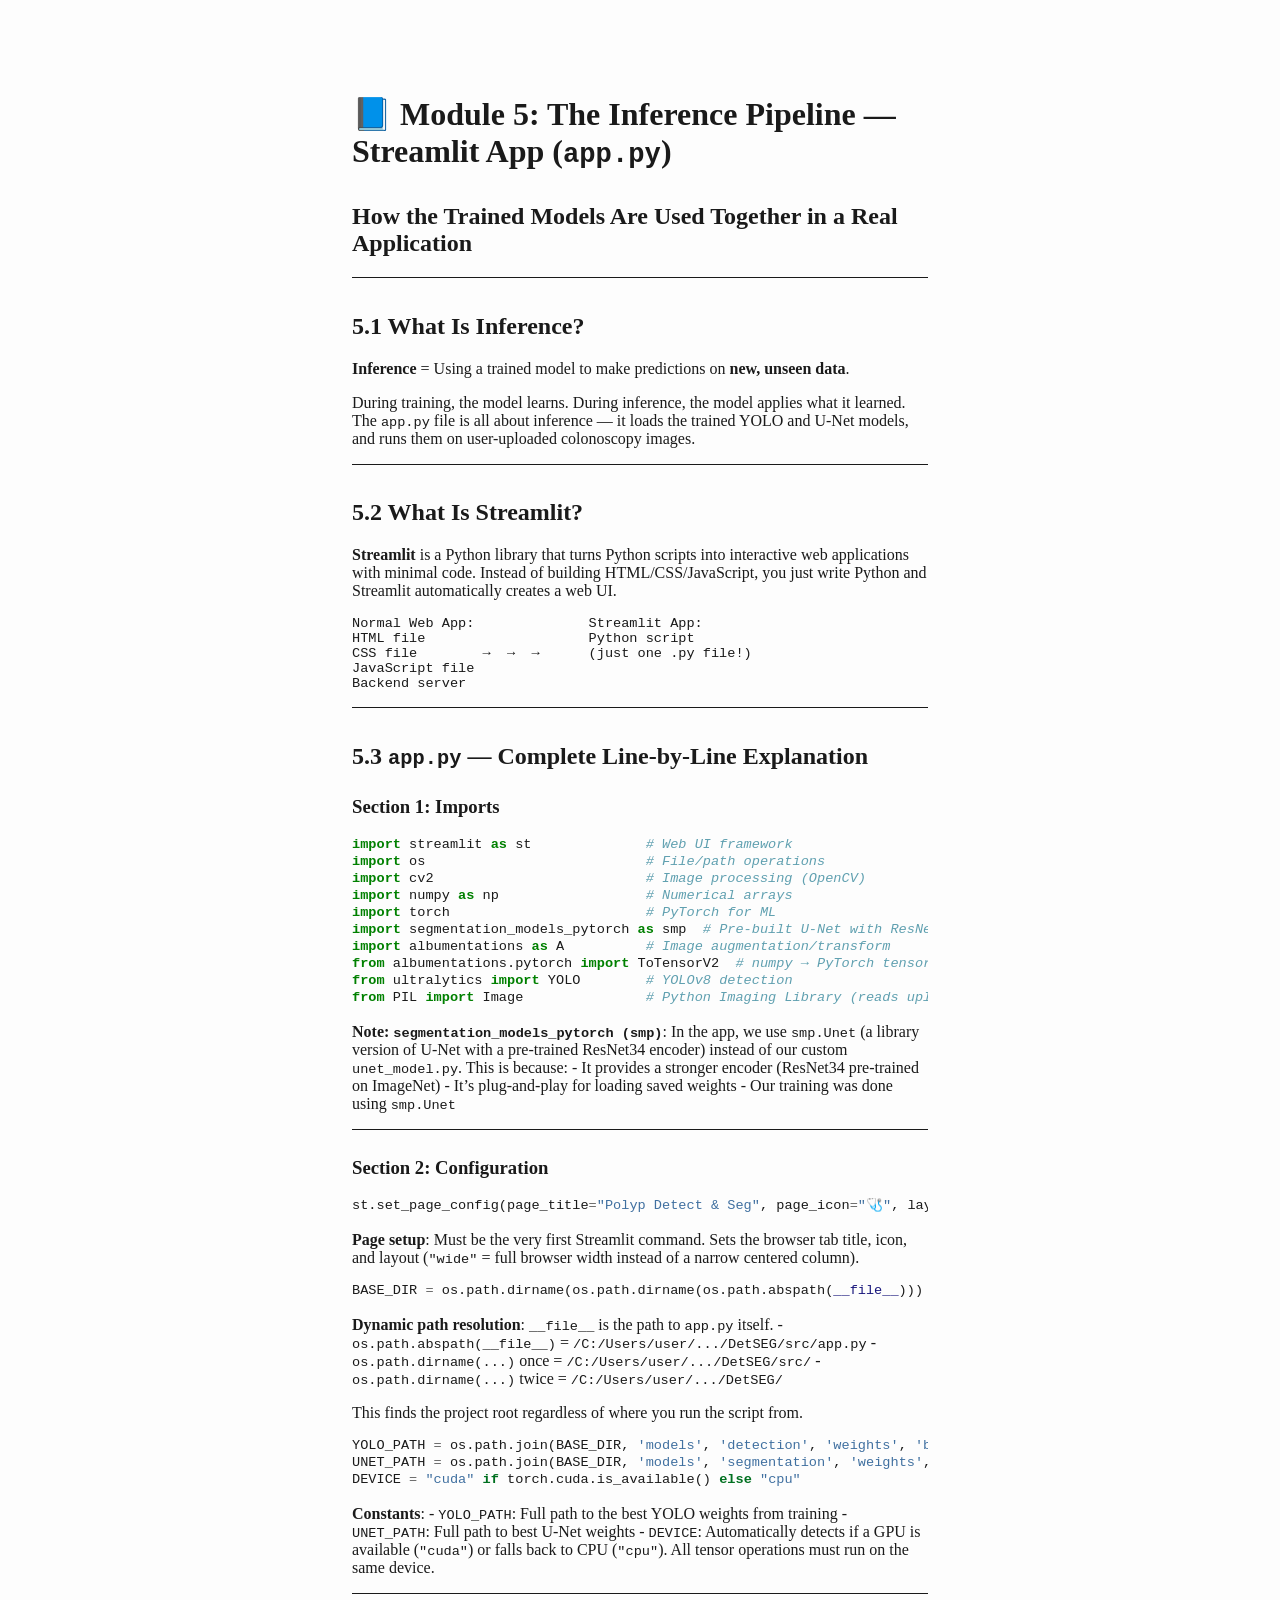
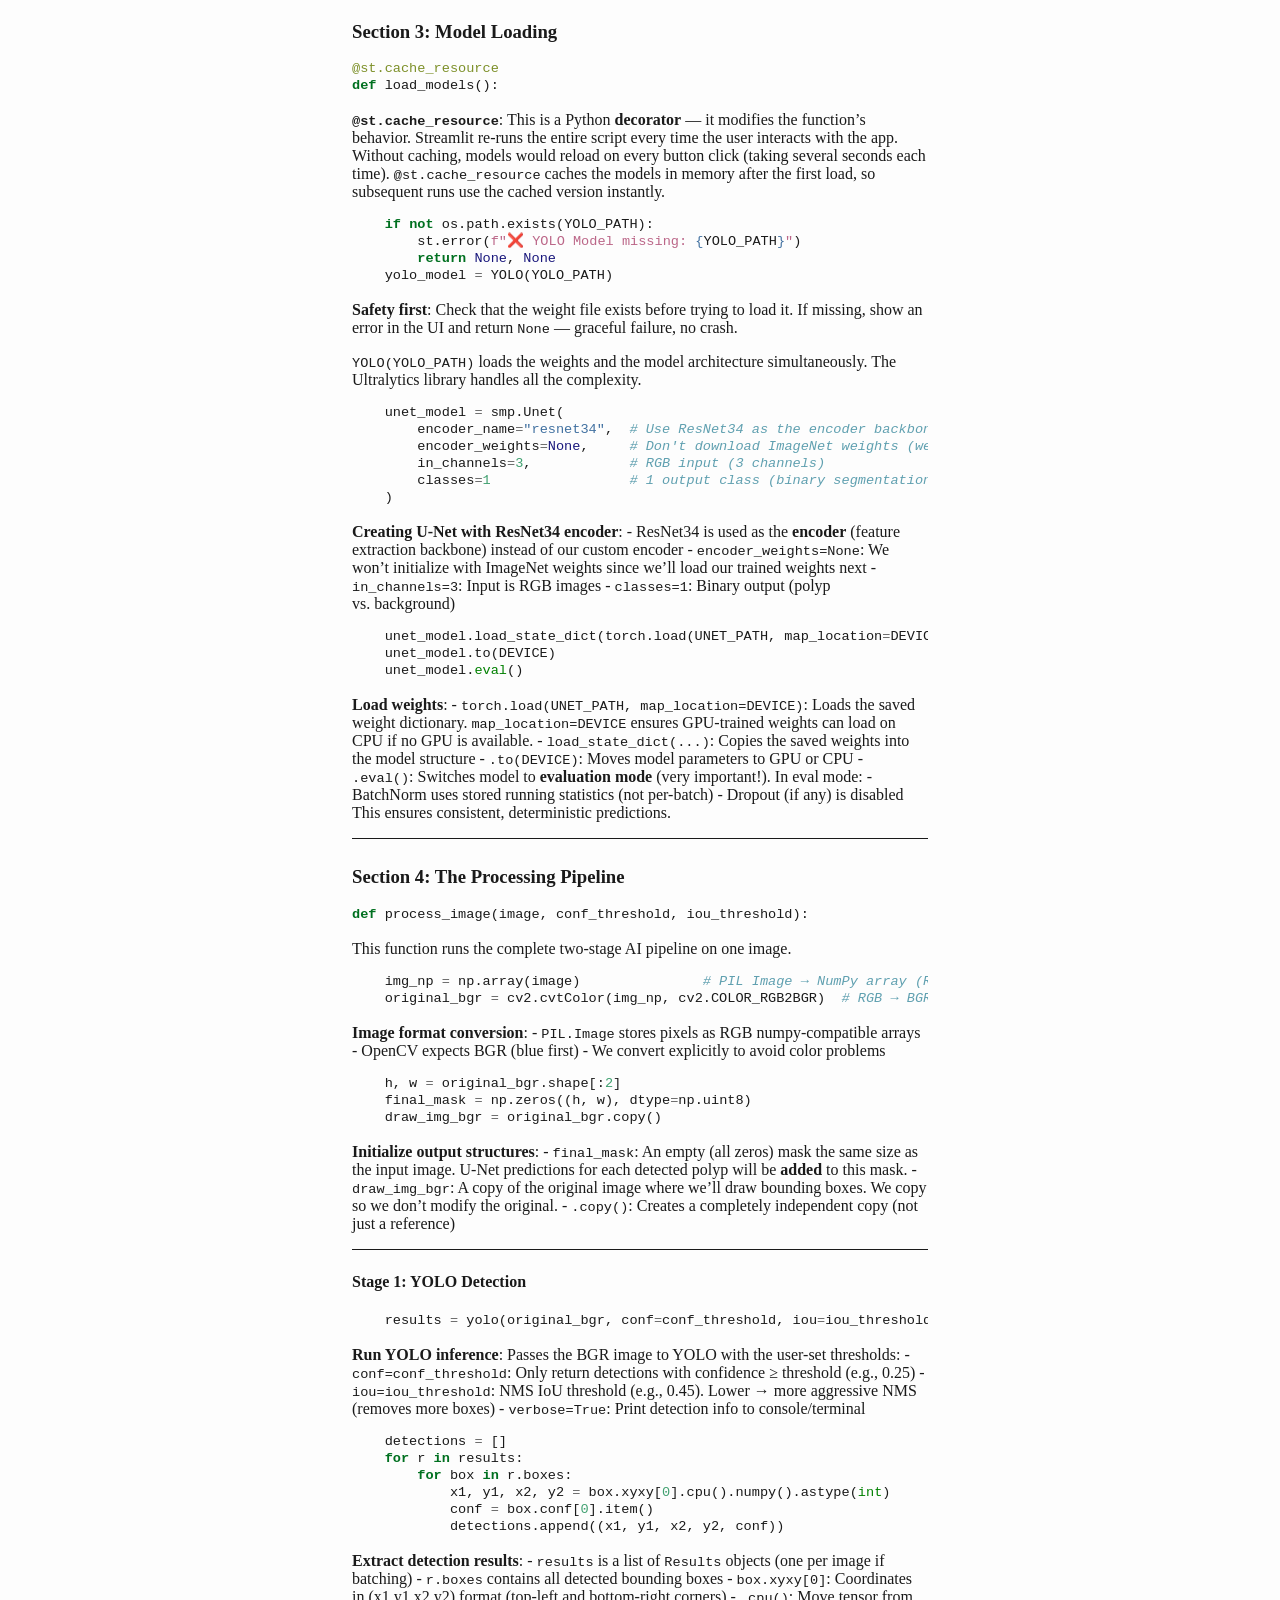
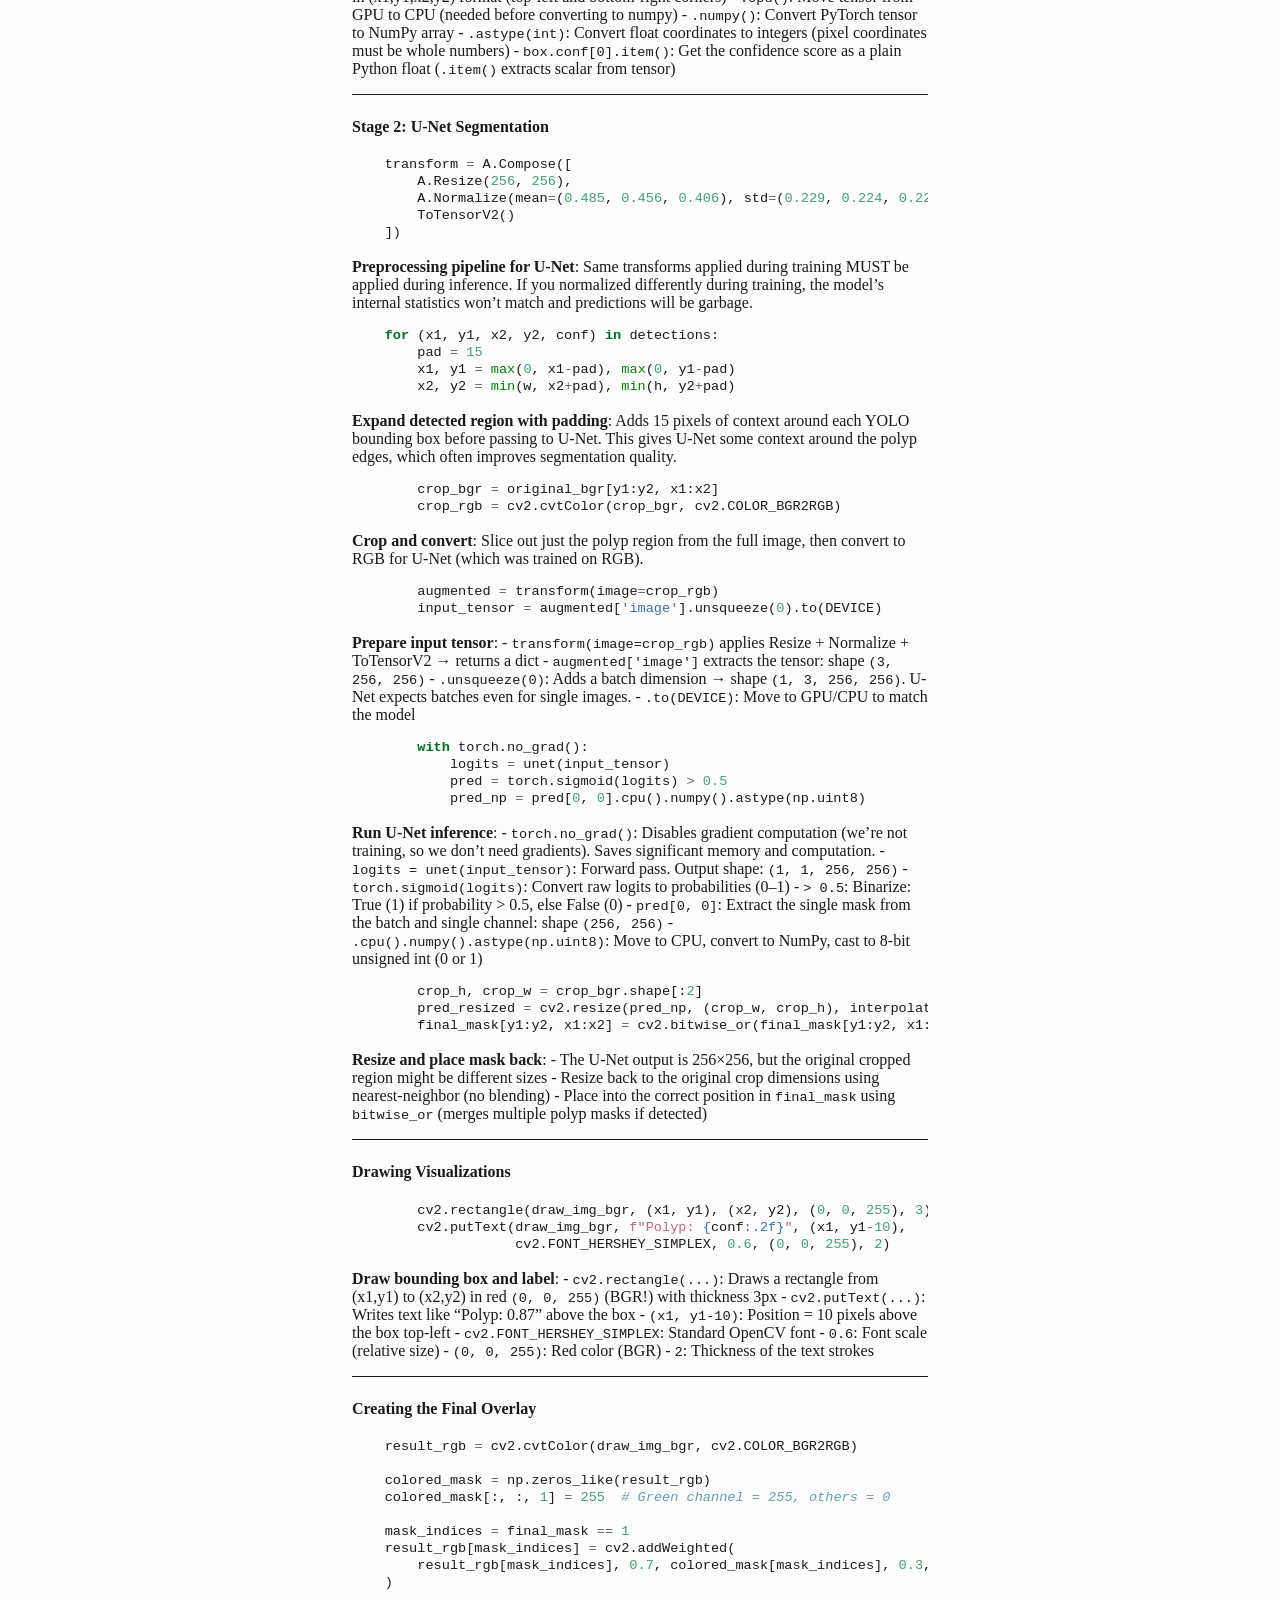
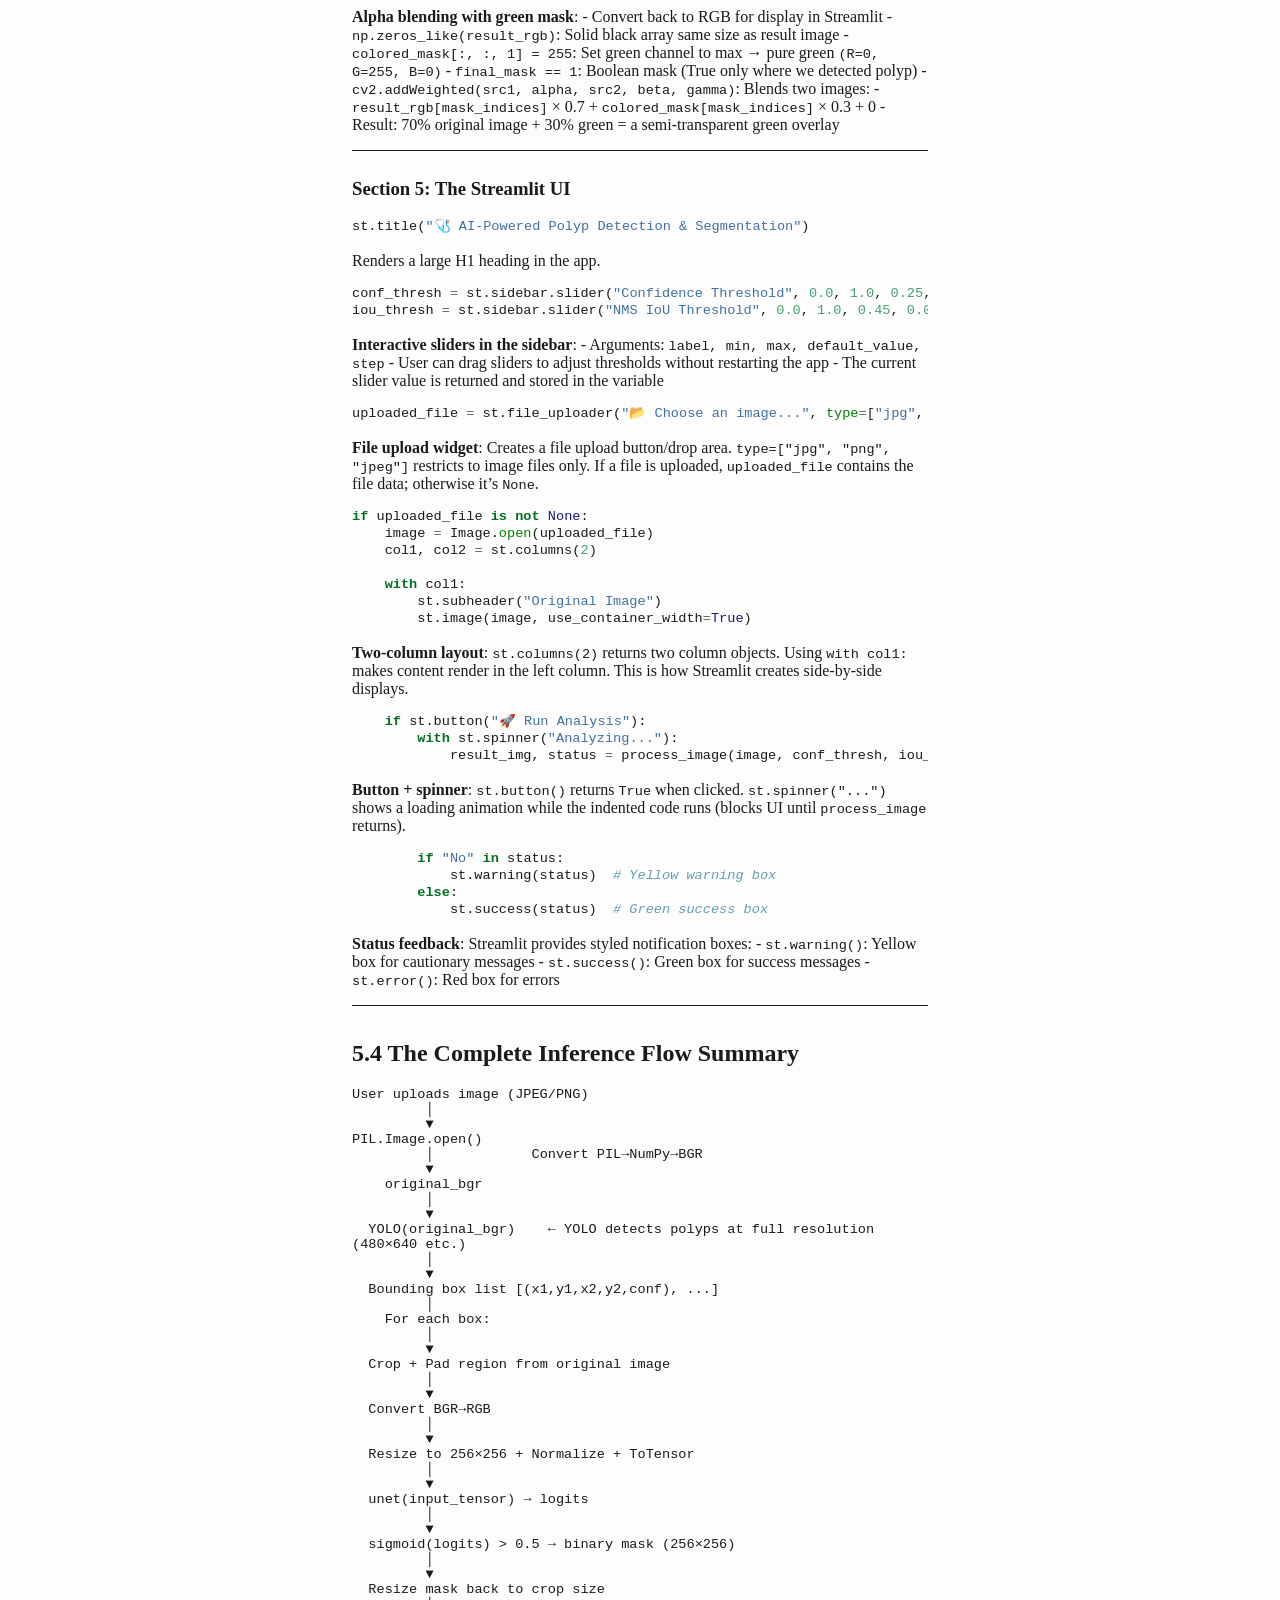
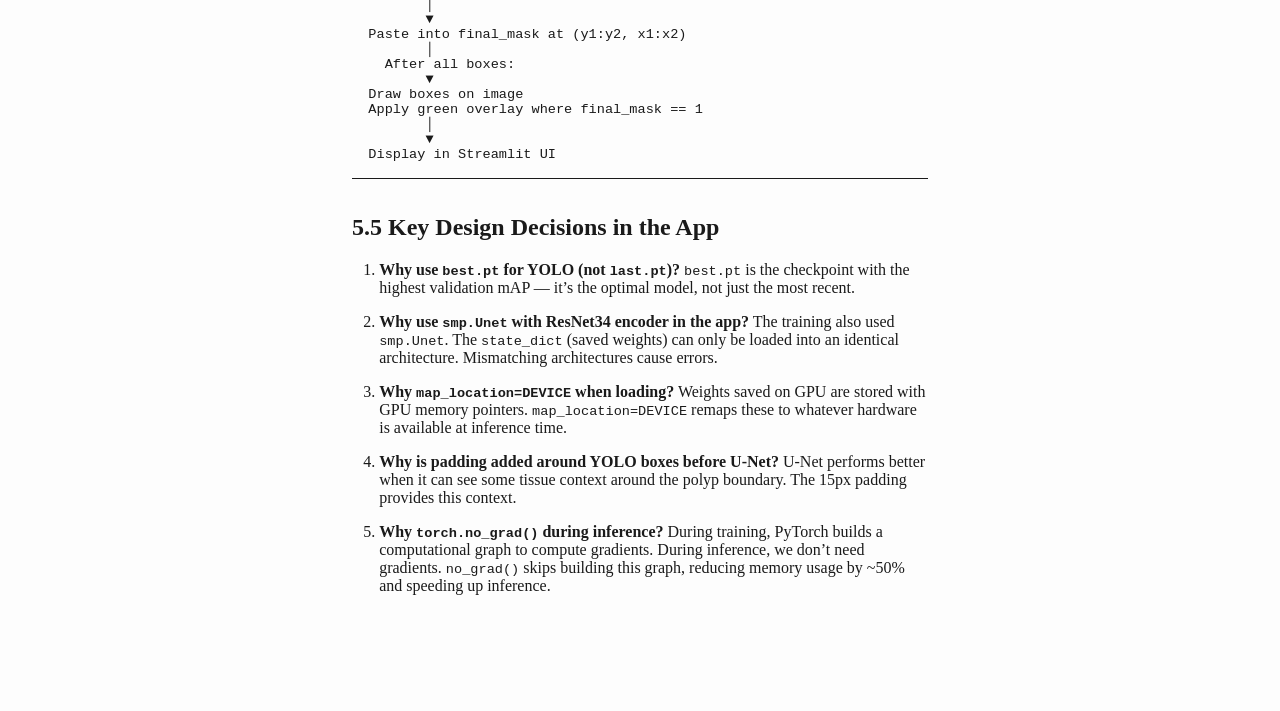
<file: docs/study_modules/Module_05_Inference_App.html>
<!DOCTYPE html>
<html xmlns="http://www.w3.org/1999/xhtml">
<head>
  <meta charset="utf-8" />
  <meta name="generator" content="pandoc" />
  <meta name="viewport" content="width=device-width, initial-scale=1.0, user-scalable=yes" />
  <title>Module_05_Inference_App</title>
  <style>
    /* Default styles provided by pandoc.
    ** See https://pandoc.org/MANUAL.html#variables-for-html for config info.
    */
    html {
      color: #1a1a1a;
      background-color: #fdfdfd;
    }
    body {
      margin: 0 auto;
      max-width: 36em;
      padding-left: 50px;
      padding-right: 50px;
      padding-top: 50px;
      padding-bottom: 50px;
      hyphens: auto;
      overflow-wrap: break-word;
      text-rendering: optimizeLegibility;
      font-kerning: normal;
    }
    @media (max-width: 600px) {
      body {
        font-size: 0.9em;
        padding: 12px;
      }
      h1 {
        font-size: 1.8em;
      }
    }
    @media print {
      html {
        background-color: white;
      }
      body {
        background-color: transparent;
        color: black;
        font-size: 12pt;
      }
      p, h2, h3 {
        orphans: 3;
        widows: 3;
      }
      h2, h3, h4 {
        page-break-after: avoid;
      }
    }
    p {
      margin: 1em 0;
    }
    a {
      color: #1a1a1a;
    }
    a:visited {
      color: #1a1a1a;
    }
    img {
      max-width: 100%;
    }
    svg {
      height: auto;
      max-width: 100%;
    }
    h1, h2, h3, h4, h5, h6 {
      margin-top: 1.4em;
    }
    h5, h6 {
      font-size: 1em;
      font-style: italic;
    }
    h6 {
      font-weight: normal;
    }
    ol, ul {
      padding-left: 1.7em;
      margin-top: 1em;
    }
    li > ol, li > ul {
      margin-top: 0;
    }
    blockquote {
      margin: 1em 0 1em 1.7em;
      padding-left: 1em;
      border-left: 2px solid #e6e6e6;
      color: #606060;
    }
    code {
      font-family: Menlo, Monaco, Consolas, 'Lucida Console', monospace;
      font-size: 85%;
      margin: 0;
      hyphens: manual;
    }
    pre {
      margin: 1em 0;
      overflow: auto;
    }
    pre code {
      padding: 0;
      overflow: visible;
      overflow-wrap: normal;
    }
    .sourceCode {
     background-color: transparent;
     overflow: visible;
    }
    hr {
      border: none;
      border-top: 1px solid #1a1a1a;
      height: 1px;
      margin: 1em 0;
    }
    table {
      margin: 1em 0;
      border-collapse: collapse;
      width: 100%;
      overflow-x: auto;
      display: block;
      font-variant-numeric: lining-nums tabular-nums;
    }
    table caption {
      margin-bottom: 0.75em;
    }
    tbody {
      margin-top: 0.5em;
      border-top: 1px solid #1a1a1a;
      border-bottom: 1px solid #1a1a1a;
    }
    th {
      border-top: 1px solid #1a1a1a;
      padding: 0.25em 0.5em 0.25em 0.5em;
    }
    td {
      padding: 0.125em 0.5em 0.25em 0.5em;
    }
    header {
      margin-bottom: 4em;
      text-align: center;
    }
    #TOC li {
      list-style: none;
    }
    #TOC ul {
      padding-left: 1.3em;
    }
    #TOC > ul {
      padding-left: 0;
    }
    #TOC a:not(:hover) {
      text-decoration: none;
    }
    code{white-space: pre-wrap;}
    span.smallcaps{font-variant: small-caps;}
    div.columns{display: flex; gap: min(4vw, 1.5em);}
    div.column{flex: auto; overflow-x: auto;}
    div.hanging-indent{margin-left: 1.5em; text-indent: -1.5em;}
    /* The extra [class] is a hack that increases specificity enough to
       override a similar rule in reveal.js */
    ul.task-list[class]{list-style: none;}
    ul.task-list li input[type="checkbox"] {
      font-size: inherit;
      width: 0.8em;
      margin: 0 0.8em 0.2em -1.6em;
      vertical-align: middle;
    }
    .display.math{display: block; text-align: center; margin: 0.5rem auto;}
    /* CSS for syntax highlighting */
    html { -webkit-text-size-adjust: 100%; }
    pre > code.sourceCode { white-space: pre; position: relative; }
    pre > code.sourceCode > span { display: inline-block; line-height: 1.25; }
    pre > code.sourceCode > span:empty { height: 1.2em; }
    .sourceCode { overflow: visible; }
    code.sourceCode > span { color: inherit; text-decoration: inherit; }
    div.sourceCode { margin: 1em 0; }
    pre.sourceCode { margin: 0; }
    @media screen {
    div.sourceCode { overflow: auto; }
    }
    @media print {
    pre > code.sourceCode { white-space: pre-wrap; }
    pre > code.sourceCode > span { text-indent: -5em; padding-left: 5em; }
    }
    pre.numberSource code
      { counter-reset: source-line 0; }
    pre.numberSource code > span
      { position: relative; left: -4em; counter-increment: source-line; }
    pre.numberSource code > span > a:first-child::before
      { content: counter(source-line);
        position: relative; left: -1em; text-align: right; vertical-align: baseline;
        border: none; display: inline-block;
        -webkit-touch-callout: none; -webkit-user-select: none;
        -khtml-user-select: none; -moz-user-select: none;
        -ms-user-select: none; user-select: none;
        padding: 0 4px; width: 4em;
        color: #aaaaaa;
      }
    pre.numberSource { margin-left: 3em; border-left: 1px solid #aaaaaa;  padding-left: 4px; }
    div.sourceCode
      {   }
    @media screen {
    pre > code.sourceCode > span > a:first-child::before { text-decoration: underline; }
    }
    code span.al { color: #ff0000; font-weight: bold; } /* Alert */
    code span.an { color: #60a0b0; font-weight: bold; font-style: italic; } /* Annotation */
    code span.at { color: #7d9029; } /* Attribute */
    code span.bn { color: #40a070; } /* BaseN */
    code span.bu { color: #008000; } /* BuiltIn */
    code span.cf { color: #007020; font-weight: bold; } /* ControlFlow */
    code span.ch { color: #4070a0; } /* Char */
    code span.cn { color: #880000; } /* Constant */
    code span.co { color: #60a0b0; font-style: italic; } /* Comment */
    code span.cv { color: #60a0b0; font-weight: bold; font-style: italic; } /* CommentVar */
    code span.do { color: #ba2121; font-style: italic; } /* Documentation */
    code span.dt { color: #902000; } /* DataType */
    code span.dv { color: #40a070; } /* DecVal */
    code span.er { color: #ff0000; font-weight: bold; } /* Error */
    code span.ex { } /* Extension */
    code span.fl { color: #40a070; } /* Float */
    code span.fu { color: #06287e; } /* Function */
    code span.im { color: #008000; font-weight: bold; } /* Import */
    code span.in { color: #60a0b0; font-weight: bold; font-style: italic; } /* Information */
    code span.kw { color: #007020; font-weight: bold; } /* Keyword */
    code span.op { color: #666666; } /* Operator */
    code span.ot { color: #007020; } /* Other */
    code span.pp { color: #bc7a00; } /* Preprocessor */
    code span.sc { color: #4070a0; } /* SpecialChar */
    code span.ss { color: #bb6688; } /* SpecialString */
    code span.st { color: #4070a0; } /* String */
    code span.va { color: #19177c; } /* Variable */
    code span.vs { color: #4070a0; } /* VerbatimString */
    code span.wa { color: #60a0b0; font-weight: bold; font-style: italic; } /* Warning */
  </style>
</head>
<body>
<h1 id="module-5-the-inference-pipeline-streamlit-app-app.py">📘 Module
5: The Inference Pipeline — Streamlit App (<code>app.py</code>)</h1>
<h2
id="how-the-trained-models-are-used-together-in-a-real-application">How
the Trained Models Are Used Together in a Real Application</h2>
<hr />
<h2 id="what-is-inference">5.1 What Is Inference?</h2>
<p><strong>Inference</strong> = Using a trained model to make
predictions on <strong>new, unseen data</strong>.</p>
<p>During training, the model learns. During inference, the model
applies what it learned. The <code>app.py</code> file is all about
inference — it loads the trained YOLO and U-Net models, and runs them on
user-uploaded colonoscopy images.</p>
<hr />
<h2 id="what-is-streamlit">5.2 What Is Streamlit?</h2>
<p><strong>Streamlit</strong> is a Python library that turns Python
scripts into interactive web applications with minimal code. Instead of
building HTML/CSS/JavaScript, you just write Python and Streamlit
automatically creates a web UI.</p>
<pre><code>Normal Web App:              Streamlit App:
HTML file                    Python script
CSS file        →  →  →      (just one .py file!)
JavaScript file
Backend server</code></pre>
<hr />
<h2 id="app.py-complete-line-by-line-explanation">5.3
<code>app.py</code> — Complete Line-by-Line Explanation</h2>
<h3 id="section-1-imports">Section 1: Imports</h3>
<div class="sourceCode" id="cb2"><pre
class="sourceCode python"><code class="sourceCode python"><span id="cb2-1"><a href="#cb2-1" aria-hidden="true" tabindex="-1"></a><span class="im">import</span> streamlit <span class="im">as</span> st              <span class="co"># Web UI framework</span></span>
<span id="cb2-2"><a href="#cb2-2" aria-hidden="true" tabindex="-1"></a><span class="im">import</span> os                           <span class="co"># File/path operations</span></span>
<span id="cb2-3"><a href="#cb2-3" aria-hidden="true" tabindex="-1"></a><span class="im">import</span> cv2                          <span class="co"># Image processing (OpenCV)</span></span>
<span id="cb2-4"><a href="#cb2-4" aria-hidden="true" tabindex="-1"></a><span class="im">import</span> numpy <span class="im">as</span> np                  <span class="co"># Numerical arrays</span></span>
<span id="cb2-5"><a href="#cb2-5" aria-hidden="true" tabindex="-1"></a><span class="im">import</span> torch                        <span class="co"># PyTorch for ML</span></span>
<span id="cb2-6"><a href="#cb2-6" aria-hidden="true" tabindex="-1"></a><span class="im">import</span> segmentation_models_pytorch <span class="im">as</span> smp  <span class="co"># Pre-built U-Net with ResNet encoder</span></span>
<span id="cb2-7"><a href="#cb2-7" aria-hidden="true" tabindex="-1"></a><span class="im">import</span> albumentations <span class="im">as</span> A          <span class="co"># Image augmentation/transform</span></span>
<span id="cb2-8"><a href="#cb2-8" aria-hidden="true" tabindex="-1"></a><span class="im">from</span> albumentations.pytorch <span class="im">import</span> ToTensorV2  <span class="co"># numpy → PyTorch tensor</span></span>
<span id="cb2-9"><a href="#cb2-9" aria-hidden="true" tabindex="-1"></a><span class="im">from</span> ultralytics <span class="im">import</span> YOLO        <span class="co"># YOLOv8 detection</span></span>
<span id="cb2-10"><a href="#cb2-10" aria-hidden="true" tabindex="-1"></a><span class="im">from</span> PIL <span class="im">import</span> Image               <span class="co"># Python Imaging Library (reads uploaded files)</span></span></code></pre></div>
<p><strong>Note:
<code>segmentation_models_pytorch (smp)</code></strong>: In the app, we
use <code>smp.Unet</code> (a library version of U-Net with a pre-trained
ResNet34 encoder) instead of our custom <code>unet_model.py</code>. This
is because: - It provides a stronger encoder (ResNet34 pre-trained on
ImageNet) - It’s plug-and-play for loading saved weights - Our training
was done using <code>smp.Unet</code></p>
<hr />
<h3 id="section-2-configuration">Section 2: Configuration</h3>
<div class="sourceCode" id="cb3"><pre
class="sourceCode python"><code class="sourceCode python"><span id="cb3-1"><a href="#cb3-1" aria-hidden="true" tabindex="-1"></a>st.set_page_config(page_title<span class="op">=</span><span class="st">&quot;Polyp Detect &amp; Seg&quot;</span>, page_icon<span class="op">=</span><span class="st">&quot;🩺&quot;</span>, layout<span class="op">=</span><span class="st">&quot;wide&quot;</span>)</span></code></pre></div>
<p><strong>Page setup</strong>: Must be the very first Streamlit
command. Sets the browser tab title, icon, and layout
(<code>"wide"</code> = full browser width instead of a narrow centered
column).</p>
<div class="sourceCode" id="cb4"><pre
class="sourceCode python"><code class="sourceCode python"><span id="cb4-1"><a href="#cb4-1" aria-hidden="true" tabindex="-1"></a>BASE_DIR <span class="op">=</span> os.path.dirname(os.path.dirname(os.path.abspath(<span class="va">__file__</span>)))</span></code></pre></div>
<p><strong>Dynamic path resolution</strong>: <code>__file__</code> is
the path to <code>app.py</code> itself. -
<code>os.path.abspath(__file__)</code> =
<code>/C:/Users/user/.../DetSEG/src/app.py</code> -
<code>os.path.dirname(...)</code> once =
<code>/C:/Users/user/.../DetSEG/src/</code> -
<code>os.path.dirname(...)</code> twice =
<code>/C:/Users/user/.../DetSEG/</code></p>
<p>This finds the project root regardless of where you run the script
from.</p>
<div class="sourceCode" id="cb5"><pre
class="sourceCode python"><code class="sourceCode python"><span id="cb5-1"><a href="#cb5-1" aria-hidden="true" tabindex="-1"></a>YOLO_PATH <span class="op">=</span> os.path.join(BASE_DIR, <span class="st">&#39;models&#39;</span>, <span class="st">&#39;detection&#39;</span>, <span class="st">&#39;weights&#39;</span>, <span class="st">&#39;best.pt&#39;</span>)</span>
<span id="cb5-2"><a href="#cb5-2" aria-hidden="true" tabindex="-1"></a>UNET_PATH <span class="op">=</span> os.path.join(BASE_DIR, <span class="st">&#39;models&#39;</span>, <span class="st">&#39;segmentation&#39;</span>, <span class="st">&#39;weights&#39;</span>, <span class="st">&#39;unet_best.pth&#39;</span>)</span>
<span id="cb5-3"><a href="#cb5-3" aria-hidden="true" tabindex="-1"></a>DEVICE <span class="op">=</span> <span class="st">&quot;cuda&quot;</span> <span class="cf">if</span> torch.cuda.is_available() <span class="cf">else</span> <span class="st">&quot;cpu&quot;</span></span></code></pre></div>
<p><strong>Constants</strong>: - <code>YOLO_PATH</code>: Full path to
the best YOLO weights from training - <code>UNET_PATH</code>: Full path
to best U-Net weights - <code>DEVICE</code>: Automatically detects if a
GPU is available (<code>"cuda"</code>) or falls back to CPU
(<code>"cpu"</code>). All tensor operations must run on the same
device.</p>
<hr />
<h3 id="section-3-model-loading">Section 3: Model Loading</h3>
<div class="sourceCode" id="cb6"><pre
class="sourceCode python"><code class="sourceCode python"><span id="cb6-1"><a href="#cb6-1" aria-hidden="true" tabindex="-1"></a><span class="at">@st.cache_resource</span></span>
<span id="cb6-2"><a href="#cb6-2" aria-hidden="true" tabindex="-1"></a><span class="kw">def</span> load_models():</span></code></pre></div>
<p><strong><code>@st.cache_resource</code></strong>: This is a Python
<strong>decorator</strong> — it modifies the function’s behavior.
Streamlit re-runs the entire script every time the user interacts with
the app. Without caching, models would reload on every button click
(taking several seconds each time). <code>@st.cache_resource</code>
caches the models in memory after the first load, so subsequent runs use
the cached version instantly.</p>
<div class="sourceCode" id="cb7"><pre
class="sourceCode python"><code class="sourceCode python"><span id="cb7-1"><a href="#cb7-1" aria-hidden="true" tabindex="-1"></a>    <span class="cf">if</span> <span class="kw">not</span> os.path.exists(YOLO_PATH):</span>
<span id="cb7-2"><a href="#cb7-2" aria-hidden="true" tabindex="-1"></a>        st.error(<span class="ss">f&quot;❌ YOLO Model missing: </span><span class="sc">{</span>YOLO_PATH<span class="sc">}</span><span class="ss">&quot;</span>)</span>
<span id="cb7-3"><a href="#cb7-3" aria-hidden="true" tabindex="-1"></a>        <span class="cf">return</span> <span class="va">None</span>, <span class="va">None</span></span>
<span id="cb7-4"><a href="#cb7-4" aria-hidden="true" tabindex="-1"></a>    yolo_model <span class="op">=</span> YOLO(YOLO_PATH)</span></code></pre></div>
<p><strong>Safety first</strong>: Check that the weight file exists
before trying to load it. If missing, show an error in the UI and return
<code>None</code> — graceful failure, no crash.</p>
<p><code>YOLO(YOLO_PATH)</code> loads the weights and the model
architecture simultaneously. The Ultralytics library handles all the
complexity.</p>
<div class="sourceCode" id="cb8"><pre
class="sourceCode python"><code class="sourceCode python"><span id="cb8-1"><a href="#cb8-1" aria-hidden="true" tabindex="-1"></a>    unet_model <span class="op">=</span> smp.Unet(</span>
<span id="cb8-2"><a href="#cb8-2" aria-hidden="true" tabindex="-1"></a>        encoder_name<span class="op">=</span><span class="st">&quot;resnet34&quot;</span>,  <span class="co"># Use ResNet34 as the encoder backbone</span></span>
<span id="cb8-3"><a href="#cb8-3" aria-hidden="true" tabindex="-1"></a>        encoder_weights<span class="op">=</span><span class="va">None</span>,     <span class="co"># Don&#39;t download ImageNet weights (we have our own)</span></span>
<span id="cb8-4"><a href="#cb8-4" aria-hidden="true" tabindex="-1"></a>        in_channels<span class="op">=</span><span class="dv">3</span>,            <span class="co"># RGB input (3 channels)</span></span>
<span id="cb8-5"><a href="#cb8-5" aria-hidden="true" tabindex="-1"></a>        classes<span class="op">=</span><span class="dv">1</span>                 <span class="co"># 1 output class (binary segmentation)</span></span>
<span id="cb8-6"><a href="#cb8-6" aria-hidden="true" tabindex="-1"></a>    )</span></code></pre></div>
<p><strong>Creating U-Net with ResNet34 encoder</strong>: - ResNet34 is
used as the <strong>encoder</strong> (feature extraction backbone)
instead of our custom encoder - <code>encoder_weights=None</code>: We
won’t initialize with ImageNet weights since we’ll load our trained
weights next - <code>in_channels=3</code>: Input is RGB images -
<code>classes=1</code>: Binary output (polyp vs. background)</p>
<div class="sourceCode" id="cb9"><pre
class="sourceCode python"><code class="sourceCode python"><span id="cb9-1"><a href="#cb9-1" aria-hidden="true" tabindex="-1"></a>    unet_model.load_state_dict(torch.load(UNET_PATH, map_location<span class="op">=</span>DEVICE))</span>
<span id="cb9-2"><a href="#cb9-2" aria-hidden="true" tabindex="-1"></a>    unet_model.to(DEVICE)</span>
<span id="cb9-3"><a href="#cb9-3" aria-hidden="true" tabindex="-1"></a>    unet_model.<span class="bu">eval</span>()</span></code></pre></div>
<p><strong>Load weights</strong>: -
<code>torch.load(UNET_PATH, map_location=DEVICE)</code>: Loads the saved
weight dictionary. <code>map_location=DEVICE</code> ensures GPU-trained
weights can load on CPU if no GPU is available. -
<code>load_state_dict(...)</code>: Copies the saved weights into the
model structure - <code>.to(DEVICE)</code>: Moves model parameters to
GPU or CPU - <code>.eval()</code>: Switches model to <strong>evaluation
mode</strong> (very important!). In eval mode: - BatchNorm uses stored
running statistics (not per-batch) - Dropout (if any) is disabled This
ensures consistent, deterministic predictions.</p>
<hr />
<h3 id="section-4-the-processing-pipeline">Section 4: The Processing
Pipeline</h3>
<div class="sourceCode" id="cb10"><pre
class="sourceCode python"><code class="sourceCode python"><span id="cb10-1"><a href="#cb10-1" aria-hidden="true" tabindex="-1"></a><span class="kw">def</span> process_image(image, conf_threshold, iou_threshold):</span></code></pre></div>
<p>This function runs the complete two-stage AI pipeline on one
image.</p>
<div class="sourceCode" id="cb11"><pre
class="sourceCode python"><code class="sourceCode python"><span id="cb11-1"><a href="#cb11-1" aria-hidden="true" tabindex="-1"></a>    img_np <span class="op">=</span> np.array(image)               <span class="co"># PIL Image → NumPy array (RGB)</span></span>
<span id="cb11-2"><a href="#cb11-2" aria-hidden="true" tabindex="-1"></a>    original_bgr <span class="op">=</span> cv2.cvtColor(img_np, cv2.COLOR_RGB2BGR)  <span class="co"># RGB → BGR for OpenCV/YOLO</span></span></code></pre></div>
<p><strong>Image format conversion</strong>: - <code>PIL.Image</code>
stores pixels as RGB numpy-compatible arrays - OpenCV expects BGR (blue
first) - We convert explicitly to avoid color problems</p>
<div class="sourceCode" id="cb12"><pre
class="sourceCode python"><code class="sourceCode python"><span id="cb12-1"><a href="#cb12-1" aria-hidden="true" tabindex="-1"></a>    h, w <span class="op">=</span> original_bgr.shape[:<span class="dv">2</span>]</span>
<span id="cb12-2"><a href="#cb12-2" aria-hidden="true" tabindex="-1"></a>    final_mask <span class="op">=</span> np.zeros((h, w), dtype<span class="op">=</span>np.uint8)</span>
<span id="cb12-3"><a href="#cb12-3" aria-hidden="true" tabindex="-1"></a>    draw_img_bgr <span class="op">=</span> original_bgr.copy()</span></code></pre></div>
<p><strong>Initialize output structures</strong>: -
<code>final_mask</code>: An empty (all zeros) mask the same size as the
input image. U-Net predictions for each detected polyp will be
<strong>added</strong> to this mask. - <code>draw_img_bgr</code>: A copy
of the original image where we’ll draw bounding boxes. We copy so we
don’t modify the original. - <code>.copy()</code>: Creates a completely
independent copy (not just a reference)</p>
<hr />
<h4 id="stage-1-yolo-detection">Stage 1: YOLO Detection</h4>
<div class="sourceCode" id="cb13"><pre
class="sourceCode python"><code class="sourceCode python"><span id="cb13-1"><a href="#cb13-1" aria-hidden="true" tabindex="-1"></a>    results <span class="op">=</span> yolo(original_bgr, conf<span class="op">=</span>conf_threshold, iou<span class="op">=</span>iou_threshold, verbose<span class="op">=</span><span class="va">True</span>)</span></code></pre></div>
<p><strong>Run YOLO inference</strong>: Passes the BGR image to YOLO
with the user-set thresholds: - <code>conf=conf_threshold</code>: Only
return detections with confidence ≥ threshold (e.g., 0.25) -
<code>iou=iou_threshold</code>: NMS IoU threshold (e.g., 0.45). Lower →
more aggressive NMS (removes more boxes) - <code>verbose=True</code>:
Print detection info to console/terminal</p>
<div class="sourceCode" id="cb14"><pre
class="sourceCode python"><code class="sourceCode python"><span id="cb14-1"><a href="#cb14-1" aria-hidden="true" tabindex="-1"></a>    detections <span class="op">=</span> []</span>
<span id="cb14-2"><a href="#cb14-2" aria-hidden="true" tabindex="-1"></a>    <span class="cf">for</span> r <span class="kw">in</span> results:</span>
<span id="cb14-3"><a href="#cb14-3" aria-hidden="true" tabindex="-1"></a>        <span class="cf">for</span> box <span class="kw">in</span> r.boxes:</span>
<span id="cb14-4"><a href="#cb14-4" aria-hidden="true" tabindex="-1"></a>            x1, y1, x2, y2 <span class="op">=</span> box.xyxy[<span class="dv">0</span>].cpu().numpy().astype(<span class="bu">int</span>)</span>
<span id="cb14-5"><a href="#cb14-5" aria-hidden="true" tabindex="-1"></a>            conf <span class="op">=</span> box.conf[<span class="dv">0</span>].item()</span>
<span id="cb14-6"><a href="#cb14-6" aria-hidden="true" tabindex="-1"></a>            detections.append((x1, y1, x2, y2, conf))</span></code></pre></div>
<p><strong>Extract detection results</strong>: - <code>results</code> is
a list of <code>Results</code> objects (one per image if batching) -
<code>r.boxes</code> contains all detected bounding boxes -
<code>box.xyxy[0]</code>: Coordinates in (x1,y1,x2,y2) format (top-left
and bottom-right corners) - <code>.cpu()</code>: Move tensor from GPU to
CPU (needed before converting to numpy) - <code>.numpy()</code>: Convert
PyTorch tensor to NumPy array - <code>.astype(int)</code>: Convert float
coordinates to integers (pixel coordinates must be whole numbers) -
<code>box.conf[0].item()</code>: Get the confidence score as a plain
Python float (<code>.item()</code> extracts scalar from tensor)</p>
<hr />
<h4 id="stage-2-u-net-segmentation">Stage 2: U-Net Segmentation</h4>
<div class="sourceCode" id="cb15"><pre
class="sourceCode python"><code class="sourceCode python"><span id="cb15-1"><a href="#cb15-1" aria-hidden="true" tabindex="-1"></a>    transform <span class="op">=</span> A.Compose([</span>
<span id="cb15-2"><a href="#cb15-2" aria-hidden="true" tabindex="-1"></a>        A.Resize(<span class="dv">256</span>, <span class="dv">256</span>),</span>
<span id="cb15-3"><a href="#cb15-3" aria-hidden="true" tabindex="-1"></a>        A.Normalize(mean<span class="op">=</span>(<span class="fl">0.485</span>, <span class="fl">0.456</span>, <span class="fl">0.406</span>), std<span class="op">=</span>(<span class="fl">0.229</span>, <span class="fl">0.224</span>, <span class="fl">0.225</span>)),</span>
<span id="cb15-4"><a href="#cb15-4" aria-hidden="true" tabindex="-1"></a>        ToTensorV2()</span>
<span id="cb15-5"><a href="#cb15-5" aria-hidden="true" tabindex="-1"></a>    ])</span></code></pre></div>
<p><strong>Preprocessing pipeline for U-Net</strong>: Same transforms
applied during training MUST be applied during inference. If you
normalized differently during training, the model’s internal statistics
won’t match and predictions will be garbage.</p>
<div class="sourceCode" id="cb16"><pre
class="sourceCode python"><code class="sourceCode python"><span id="cb16-1"><a href="#cb16-1" aria-hidden="true" tabindex="-1"></a>    <span class="cf">for</span> (x1, y1, x2, y2, conf) <span class="kw">in</span> detections:</span>
<span id="cb16-2"><a href="#cb16-2" aria-hidden="true" tabindex="-1"></a>        pad <span class="op">=</span> <span class="dv">15</span></span>
<span id="cb16-3"><a href="#cb16-3" aria-hidden="true" tabindex="-1"></a>        x1, y1 <span class="op">=</span> <span class="bu">max</span>(<span class="dv">0</span>, x1<span class="op">-</span>pad), <span class="bu">max</span>(<span class="dv">0</span>, y1<span class="op">-</span>pad)</span>
<span id="cb16-4"><a href="#cb16-4" aria-hidden="true" tabindex="-1"></a>        x2, y2 <span class="op">=</span> <span class="bu">min</span>(w, x2<span class="op">+</span>pad), <span class="bu">min</span>(h, y2<span class="op">+</span>pad)</span></code></pre></div>
<p><strong>Expand detected region with padding</strong>: Adds 15 pixels
of context around each YOLO bounding box before passing to U-Net. This
gives U-Net some context around the polyp edges, which often improves
segmentation quality.</p>
<div class="sourceCode" id="cb17"><pre
class="sourceCode python"><code class="sourceCode python"><span id="cb17-1"><a href="#cb17-1" aria-hidden="true" tabindex="-1"></a>        crop_bgr <span class="op">=</span> original_bgr[y1:y2, x1:x2]</span>
<span id="cb17-2"><a href="#cb17-2" aria-hidden="true" tabindex="-1"></a>        crop_rgb <span class="op">=</span> cv2.cvtColor(crop_bgr, cv2.COLOR_BGR2RGB)</span></code></pre></div>
<p><strong>Crop and convert</strong>: Slice out just the polyp region
from the full image, then convert to RGB for U-Net (which was trained on
RGB).</p>
<div class="sourceCode" id="cb18"><pre
class="sourceCode python"><code class="sourceCode python"><span id="cb18-1"><a href="#cb18-1" aria-hidden="true" tabindex="-1"></a>        augmented <span class="op">=</span> transform(image<span class="op">=</span>crop_rgb)</span>
<span id="cb18-2"><a href="#cb18-2" aria-hidden="true" tabindex="-1"></a>        input_tensor <span class="op">=</span> augmented[<span class="st">&#39;image&#39;</span>].unsqueeze(<span class="dv">0</span>).to(DEVICE)</span></code></pre></div>
<p><strong>Prepare input tensor</strong>: -
<code>transform(image=crop_rgb)</code> applies Resize + Normalize +
ToTensorV2 → returns a dict - <code>augmented['image']</code> extracts
the tensor: shape <code>(3, 256, 256)</code> -
<code>.unsqueeze(0)</code>: Adds a batch dimension → shape
<code>(1, 3, 256, 256)</code>. U-Net expects batches even for single
images. - <code>.to(DEVICE)</code>: Move to GPU/CPU to match the
model</p>
<div class="sourceCode" id="cb19"><pre
class="sourceCode python"><code class="sourceCode python"><span id="cb19-1"><a href="#cb19-1" aria-hidden="true" tabindex="-1"></a>        <span class="cf">with</span> torch.no_grad():</span>
<span id="cb19-2"><a href="#cb19-2" aria-hidden="true" tabindex="-1"></a>            logits <span class="op">=</span> unet(input_tensor)</span>
<span id="cb19-3"><a href="#cb19-3" aria-hidden="true" tabindex="-1"></a>            pred <span class="op">=</span> torch.sigmoid(logits) <span class="op">&gt;</span> <span class="fl">0.5</span></span>
<span id="cb19-4"><a href="#cb19-4" aria-hidden="true" tabindex="-1"></a>            pred_np <span class="op">=</span> pred[<span class="dv">0</span>, <span class="dv">0</span>].cpu().numpy().astype(np.uint8)</span></code></pre></div>
<p><strong>Run U-Net inference</strong>: - <code>torch.no_grad()</code>:
Disables gradient computation (we’re not training, so we don’t need
gradients). Saves significant memory and computation. -
<code>logits = unet(input_tensor)</code>: Forward pass. Output shape:
<code>(1, 1, 256, 256)</code> - <code>torch.sigmoid(logits)</code>:
Convert raw logits to probabilities (0–1) - <code>&gt; 0.5</code>:
Binarize: True (1) if probability &gt; 0.5, else False (0) -
<code>pred[0, 0]</code>: Extract the single mask from the batch and
single channel: shape <code>(256, 256)</code> -
<code>.cpu().numpy().astype(np.uint8)</code>: Move to CPU, convert to
NumPy, cast to 8-bit unsigned int (0 or 1)</p>
<div class="sourceCode" id="cb20"><pre
class="sourceCode python"><code class="sourceCode python"><span id="cb20-1"><a href="#cb20-1" aria-hidden="true" tabindex="-1"></a>        crop_h, crop_w <span class="op">=</span> crop_bgr.shape[:<span class="dv">2</span>]</span>
<span id="cb20-2"><a href="#cb20-2" aria-hidden="true" tabindex="-1"></a>        pred_resized <span class="op">=</span> cv2.resize(pred_np, (crop_w, crop_h), interpolation<span class="op">=</span>cv2.INTER_NEAREST)</span>
<span id="cb20-3"><a href="#cb20-3" aria-hidden="true" tabindex="-1"></a>        final_mask[y1:y2, x1:x2] <span class="op">=</span> cv2.bitwise_or(final_mask[y1:y2, x1:x2], pred_resized)</span></code></pre></div>
<p><strong>Resize and place mask back</strong>: - The U-Net output is
256×256, but the original cropped region might be different sizes -
Resize back to the original crop dimensions using nearest-neighbor (no
blending) - Place into the correct position in <code>final_mask</code>
using <code>bitwise_or</code> (merges multiple polyp masks if
detected)</p>
<hr />
<h4 id="drawing-visualizations">Drawing Visualizations</h4>
<div class="sourceCode" id="cb21"><pre
class="sourceCode python"><code class="sourceCode python"><span id="cb21-1"><a href="#cb21-1" aria-hidden="true" tabindex="-1"></a>        cv2.rectangle(draw_img_bgr, (x1, y1), (x2, y2), (<span class="dv">0</span>, <span class="dv">0</span>, <span class="dv">255</span>), <span class="dv">3</span>)</span>
<span id="cb21-2"><a href="#cb21-2" aria-hidden="true" tabindex="-1"></a>        cv2.putText(draw_img_bgr, <span class="ss">f&quot;Polyp: </span><span class="sc">{</span>conf<span class="sc">:.2f}</span><span class="ss">&quot;</span>, (x1, y1<span class="op">-</span><span class="dv">10</span>),</span>
<span id="cb21-3"><a href="#cb21-3" aria-hidden="true" tabindex="-1"></a>                    cv2.FONT_HERSHEY_SIMPLEX, <span class="fl">0.6</span>, (<span class="dv">0</span>, <span class="dv">0</span>, <span class="dv">255</span>), <span class="dv">2</span>)</span></code></pre></div>
<p><strong>Draw bounding box and label</strong>: -
<code>cv2.rectangle(...)</code>: Draws a rectangle from (x1,y1) to
(x2,y2) in red <code>(0, 0, 255)</code> (BGR!) with thickness 3px -
<code>cv2.putText(...)</code>: Writes text like “Polyp: 0.87” above the
box - <code>(x1, y1-10)</code>: Position = 10 pixels above the box
top-left - <code>cv2.FONT_HERSHEY_SIMPLEX</code>: Standard OpenCV font -
<code>0.6</code>: Font scale (relative size) - <code>(0, 0, 255)</code>:
Red color (BGR) - <code>2</code>: Thickness of the text strokes</p>
<hr />
<h4 id="creating-the-final-overlay">Creating the Final Overlay</h4>
<div class="sourceCode" id="cb22"><pre
class="sourceCode python"><code class="sourceCode python"><span id="cb22-1"><a href="#cb22-1" aria-hidden="true" tabindex="-1"></a>    result_rgb <span class="op">=</span> cv2.cvtColor(draw_img_bgr, cv2.COLOR_BGR2RGB)</span>
<span id="cb22-2"><a href="#cb22-2" aria-hidden="true" tabindex="-1"></a>    </span>
<span id="cb22-3"><a href="#cb22-3" aria-hidden="true" tabindex="-1"></a>    colored_mask <span class="op">=</span> np.zeros_like(result_rgb)</span>
<span id="cb22-4"><a href="#cb22-4" aria-hidden="true" tabindex="-1"></a>    colored_mask[:, :, <span class="dv">1</span>] <span class="op">=</span> <span class="dv">255</span>  <span class="co"># Green channel = 255, others = 0</span></span>
<span id="cb22-5"><a href="#cb22-5" aria-hidden="true" tabindex="-1"></a>    </span>
<span id="cb22-6"><a href="#cb22-6" aria-hidden="true" tabindex="-1"></a>    mask_indices <span class="op">=</span> final_mask <span class="op">==</span> <span class="dv">1</span></span>
<span id="cb22-7"><a href="#cb22-7" aria-hidden="true" tabindex="-1"></a>    result_rgb[mask_indices] <span class="op">=</span> cv2.addWeighted(</span>
<span id="cb22-8"><a href="#cb22-8" aria-hidden="true" tabindex="-1"></a>        result_rgb[mask_indices], <span class="fl">0.7</span>, colored_mask[mask_indices], <span class="fl">0.3</span>, <span class="dv">0</span></span>
<span id="cb22-9"><a href="#cb22-9" aria-hidden="true" tabindex="-1"></a>    )</span></code></pre></div>
<p><strong>Alpha blending with green mask</strong>: - Convert back to
RGB for display in Streamlit - <code>np.zeros_like(result_rgb)</code>:
Solid black array same size as result image -
<code>colored_mask[:, :, 1] = 255</code>: Set green channel to max →
pure green <code>(R=0, G=255, B=0)</code> -
<code>final_mask == 1</code>: Boolean mask (True only where we detected
polyp) - <code>cv2.addWeighted(src1, alpha, src2, beta, gamma)</code>:
Blends two images: - <code>result_rgb[mask_indices]</code> × 0.7 +
<code>colored_mask[mask_indices]</code> × 0.3 + 0 - Result: 70% original
image + 30% green = a semi-transparent green overlay</p>
<hr />
<h3 id="section-5-the-streamlit-ui">Section 5: The Streamlit UI</h3>
<div class="sourceCode" id="cb23"><pre
class="sourceCode python"><code class="sourceCode python"><span id="cb23-1"><a href="#cb23-1" aria-hidden="true" tabindex="-1"></a>st.title(<span class="st">&quot;🩺 AI-Powered Polyp Detection &amp; Segmentation&quot;</span>)</span></code></pre></div>
<p>Renders a large H1 heading in the app.</p>
<div class="sourceCode" id="cb24"><pre
class="sourceCode python"><code class="sourceCode python"><span id="cb24-1"><a href="#cb24-1" aria-hidden="true" tabindex="-1"></a>conf_thresh <span class="op">=</span> st.sidebar.slider(<span class="st">&quot;Confidence Threshold&quot;</span>, <span class="fl">0.0</span>, <span class="fl">1.0</span>, <span class="fl">0.25</span>, <span class="fl">0.05</span>)</span>
<span id="cb24-2"><a href="#cb24-2" aria-hidden="true" tabindex="-1"></a>iou_thresh <span class="op">=</span> st.sidebar.slider(<span class="st">&quot;NMS IoU Threshold&quot;</span>, <span class="fl">0.0</span>, <span class="fl">1.0</span>, <span class="fl">0.45</span>, <span class="fl">0.05</span>)</span></code></pre></div>
<p><strong>Interactive sliders in the sidebar</strong>: - Arguments:
<code>label, min, max, default_value, step</code> - User can drag
sliders to adjust thresholds without restarting the app - The current
slider value is returned and stored in the variable</p>
<div class="sourceCode" id="cb25"><pre
class="sourceCode python"><code class="sourceCode python"><span id="cb25-1"><a href="#cb25-1" aria-hidden="true" tabindex="-1"></a>uploaded_file <span class="op">=</span> st.file_uploader(<span class="st">&quot;📂 Choose an image...&quot;</span>, <span class="bu">type</span><span class="op">=</span>[<span class="st">&quot;jpg&quot;</span>, <span class="st">&quot;png&quot;</span>, <span class="st">&quot;jpeg&quot;</span>])</span></code></pre></div>
<p><strong>File upload widget</strong>: Creates a file upload
button/drop area. <code>type=["jpg", "png", "jpeg"]</code> restricts to
image files only. If a file is uploaded, <code>uploaded_file</code>
contains the file data; otherwise it’s <code>None</code>.</p>
<div class="sourceCode" id="cb26"><pre
class="sourceCode python"><code class="sourceCode python"><span id="cb26-1"><a href="#cb26-1" aria-hidden="true" tabindex="-1"></a><span class="cf">if</span> uploaded_file <span class="kw">is</span> <span class="kw">not</span> <span class="va">None</span>:</span>
<span id="cb26-2"><a href="#cb26-2" aria-hidden="true" tabindex="-1"></a>    image <span class="op">=</span> Image.<span class="bu">open</span>(uploaded_file)</span>
<span id="cb26-3"><a href="#cb26-3" aria-hidden="true" tabindex="-1"></a>    col1, col2 <span class="op">=</span> st.columns(<span class="dv">2</span>)</span>
<span id="cb26-4"><a href="#cb26-4" aria-hidden="true" tabindex="-1"></a>    </span>
<span id="cb26-5"><a href="#cb26-5" aria-hidden="true" tabindex="-1"></a>    <span class="cf">with</span> col1:</span>
<span id="cb26-6"><a href="#cb26-6" aria-hidden="true" tabindex="-1"></a>        st.subheader(<span class="st">&quot;Original Image&quot;</span>)</span>
<span id="cb26-7"><a href="#cb26-7" aria-hidden="true" tabindex="-1"></a>        st.image(image, use_container_width<span class="op">=</span><span class="va">True</span>)</span></code></pre></div>
<p><strong>Two-column layout</strong>: <code>st.columns(2)</code>
returns two column objects. Using <code>with col1:</code> makes content
render in the left column. This is how Streamlit creates side-by-side
displays.</p>
<div class="sourceCode" id="cb27"><pre
class="sourceCode python"><code class="sourceCode python"><span id="cb27-1"><a href="#cb27-1" aria-hidden="true" tabindex="-1"></a>    <span class="cf">if</span> st.button(<span class="st">&quot;🚀 Run Analysis&quot;</span>):</span>
<span id="cb27-2"><a href="#cb27-2" aria-hidden="true" tabindex="-1"></a>        <span class="cf">with</span> st.spinner(<span class="st">&quot;Analyzing...&quot;</span>):</span>
<span id="cb27-3"><a href="#cb27-3" aria-hidden="true" tabindex="-1"></a>            result_img, status <span class="op">=</span> process_image(image, conf_thresh, iou_thresh)</span></code></pre></div>
<p><strong>Button + spinner</strong>: <code>st.button()</code> returns
<code>True</code> when clicked. <code>st.spinner("...")</code> shows a
loading animation while the indented code runs (blocks UI until
<code>process_image</code> returns).</p>
<div class="sourceCode" id="cb28"><pre
class="sourceCode python"><code class="sourceCode python"><span id="cb28-1"><a href="#cb28-1" aria-hidden="true" tabindex="-1"></a>        <span class="cf">if</span> <span class="st">&quot;No&quot;</span> <span class="kw">in</span> status:</span>
<span id="cb28-2"><a href="#cb28-2" aria-hidden="true" tabindex="-1"></a>            st.warning(status)  <span class="co"># Yellow warning box</span></span>
<span id="cb28-3"><a href="#cb28-3" aria-hidden="true" tabindex="-1"></a>        <span class="cf">else</span>:</span>
<span id="cb28-4"><a href="#cb28-4" aria-hidden="true" tabindex="-1"></a>            st.success(status)  <span class="co"># Green success box</span></span></code></pre></div>
<p><strong>Status feedback</strong>: Streamlit provides styled
notification boxes: - <code>st.warning()</code>: Yellow box for
cautionary messages - <code>st.success()</code>: Green box for success
messages - <code>st.error()</code>: Red box for errors</p>
<hr />
<h2 id="the-complete-inference-flow-summary">5.4 The Complete Inference
Flow Summary</h2>
<pre><code>User uploads image (JPEG/PNG)
         │
         ▼
PIL.Image.open()
         │            Convert PIL→NumPy→BGR
         ▼
    original_bgr
         │
         ▼
  YOLO(original_bgr)    ← YOLO detects polyps at full resolution (480×640 etc.)
         │
         ▼
  Bounding box list [(x1,y1,x2,y2,conf), ...]
         │
    For each box:
         │
         ▼
  Crop + Pad region from original image
         │
         ▼
  Convert BGR→RGB
         │
         ▼
  Resize to 256×256 + Normalize + ToTensor
         │
         ▼
  unet(input_tensor) → logits
         │
         ▼
  sigmoid(logits) &gt; 0.5 → binary mask (256×256)
         │
         ▼
  Resize mask back to crop size
         │
         ▼
  Paste into final_mask at (y1:y2, x1:x2)
         │
    After all boxes:
         ▼
  Draw boxes on image
  Apply green overlay where final_mask == 1
         │
         ▼
  Display in Streamlit UI</code></pre>
<hr />
<h2 id="key-design-decisions-in-the-app">5.5 Key Design Decisions in the
App</h2>
<ol type="1">
<li><p><strong>Why use <code>best.pt</code> for YOLO (not
<code>last.pt</code>)?</strong> <code>best.pt</code> is the checkpoint
with the highest validation mAP — it’s the optimal model, not just the
most recent.</p></li>
<li><p><strong>Why use <code>smp.Unet</code> with ResNet34 encoder in
the app?</strong> The training also used <code>smp.Unet</code>. The
<code>state_dict</code> (saved weights) can only be loaded into an
identical architecture. Mismatching architectures cause errors.</p></li>
<li><p><strong>Why <code>map_location=DEVICE</code> when
loading?</strong> Weights saved on GPU are stored with GPU memory
pointers. <code>map_location=DEVICE</code> remaps these to whatever
hardware is available at inference time.</p></li>
<li><p><strong>Why is padding added around YOLO boxes before
U-Net?</strong> U-Net performs better when it can see some tissue
context around the polyp boundary. The 15px padding provides this
context.</p></li>
<li><p><strong>Why <code>torch.no_grad()</code> during
inference?</strong> During training, PyTorch builds a computational
graph to compute gradients. During inference, we don’t need gradients.
<code>no_grad()</code> skips building this graph, reducing memory usage
by ~50% and speeding up inference.</p></li>
</ol>
</body>
</html>
</file>
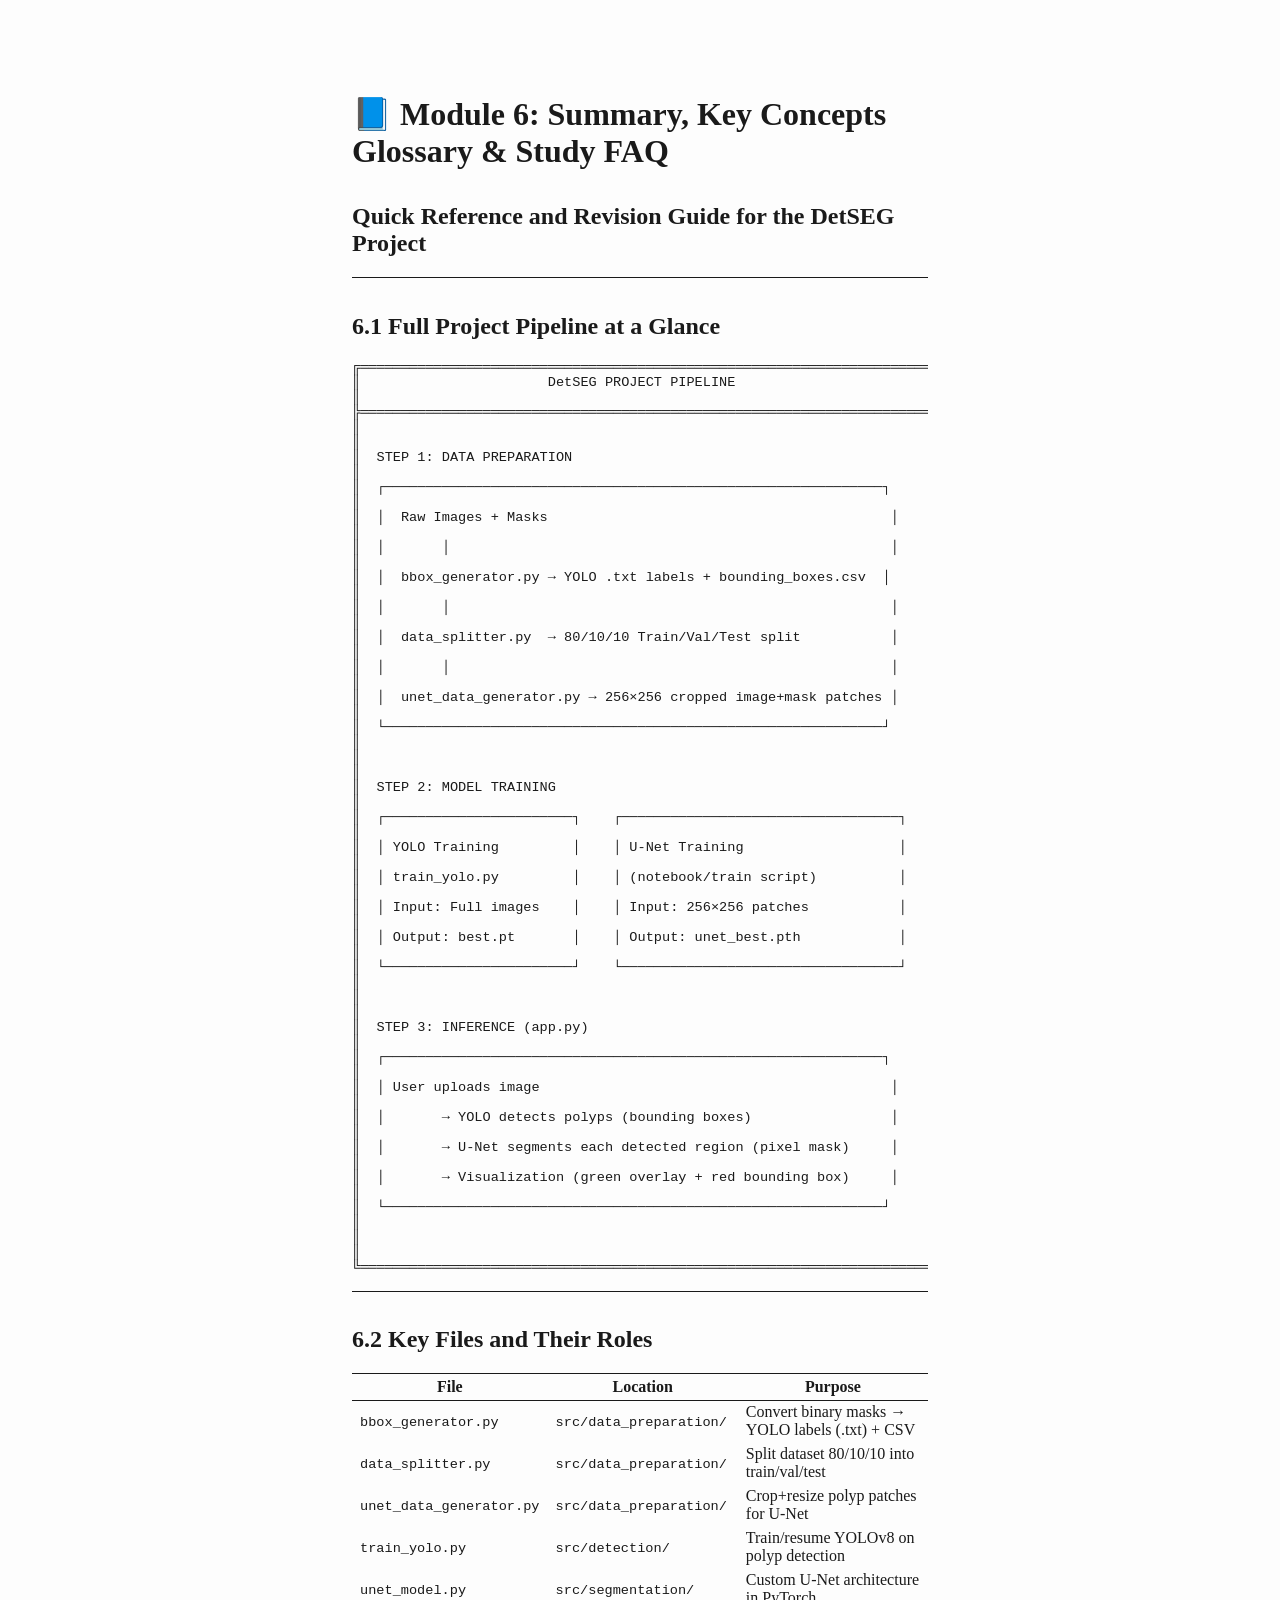
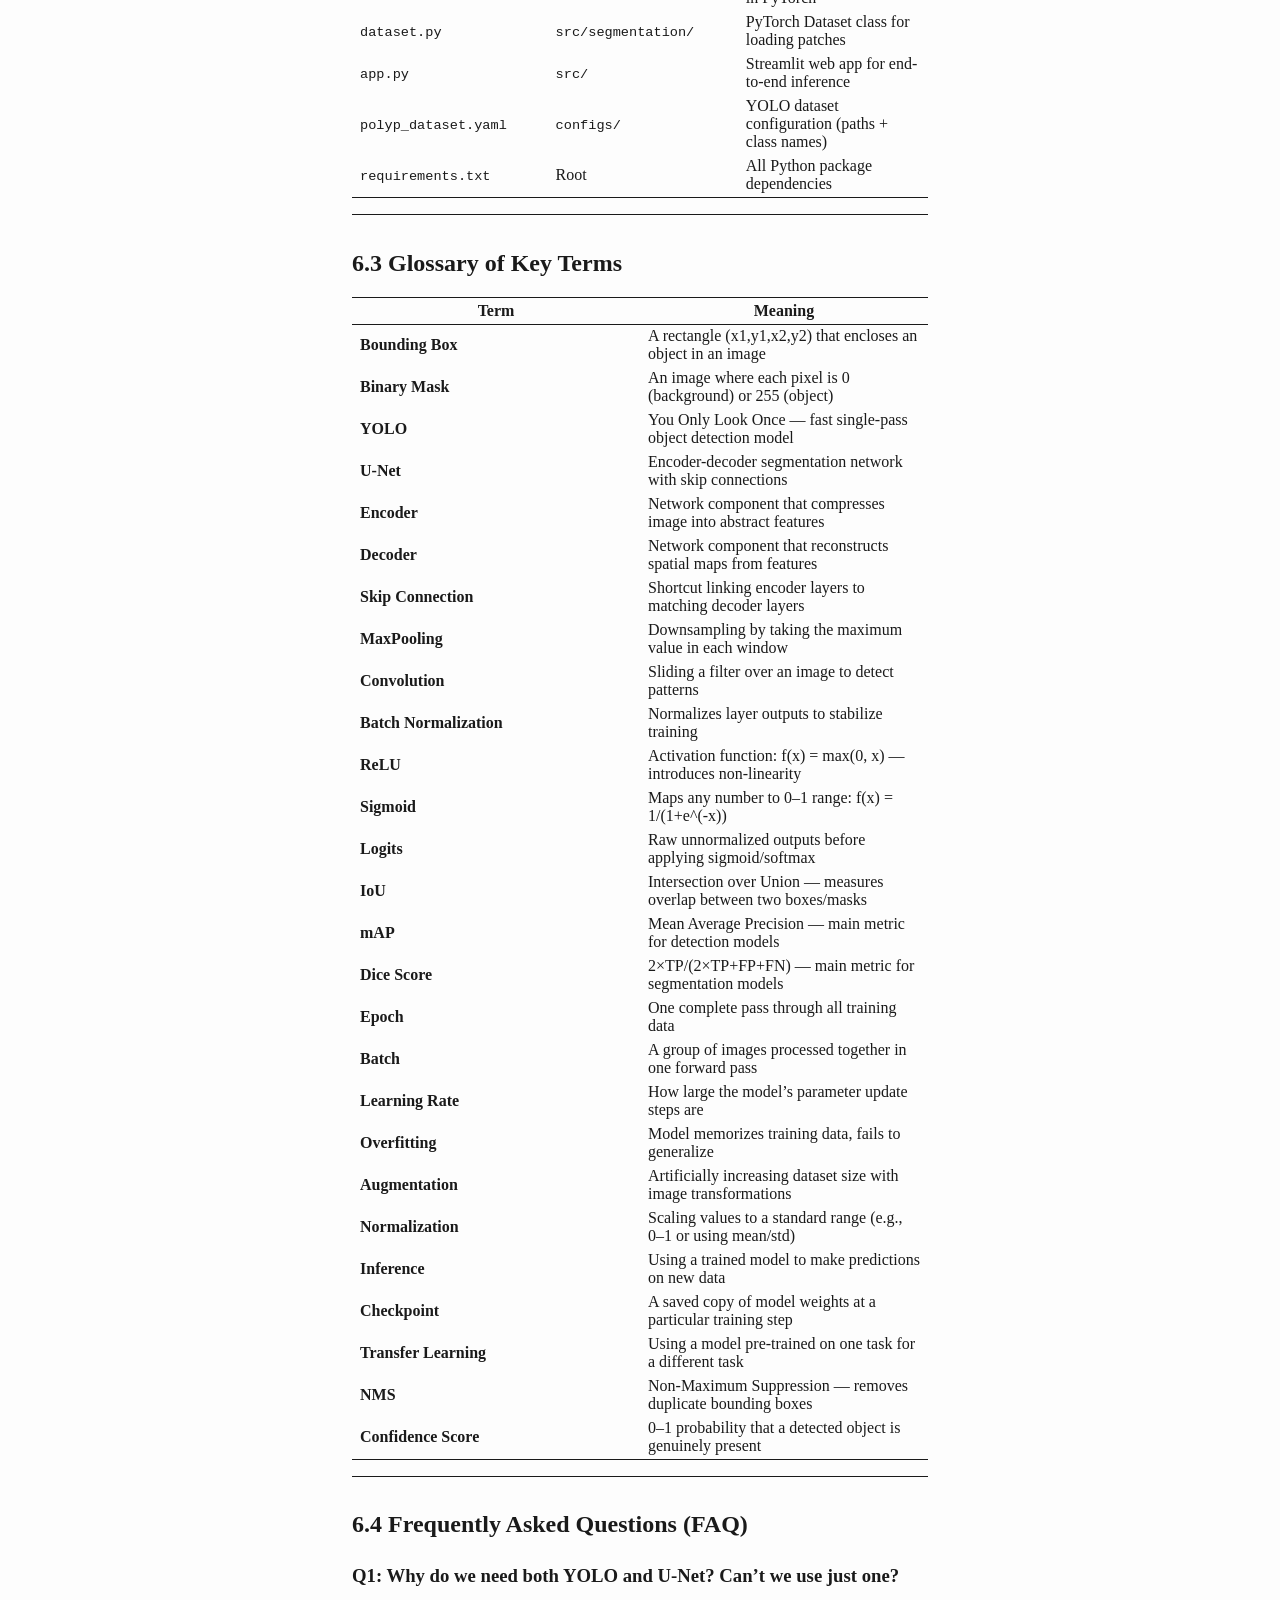
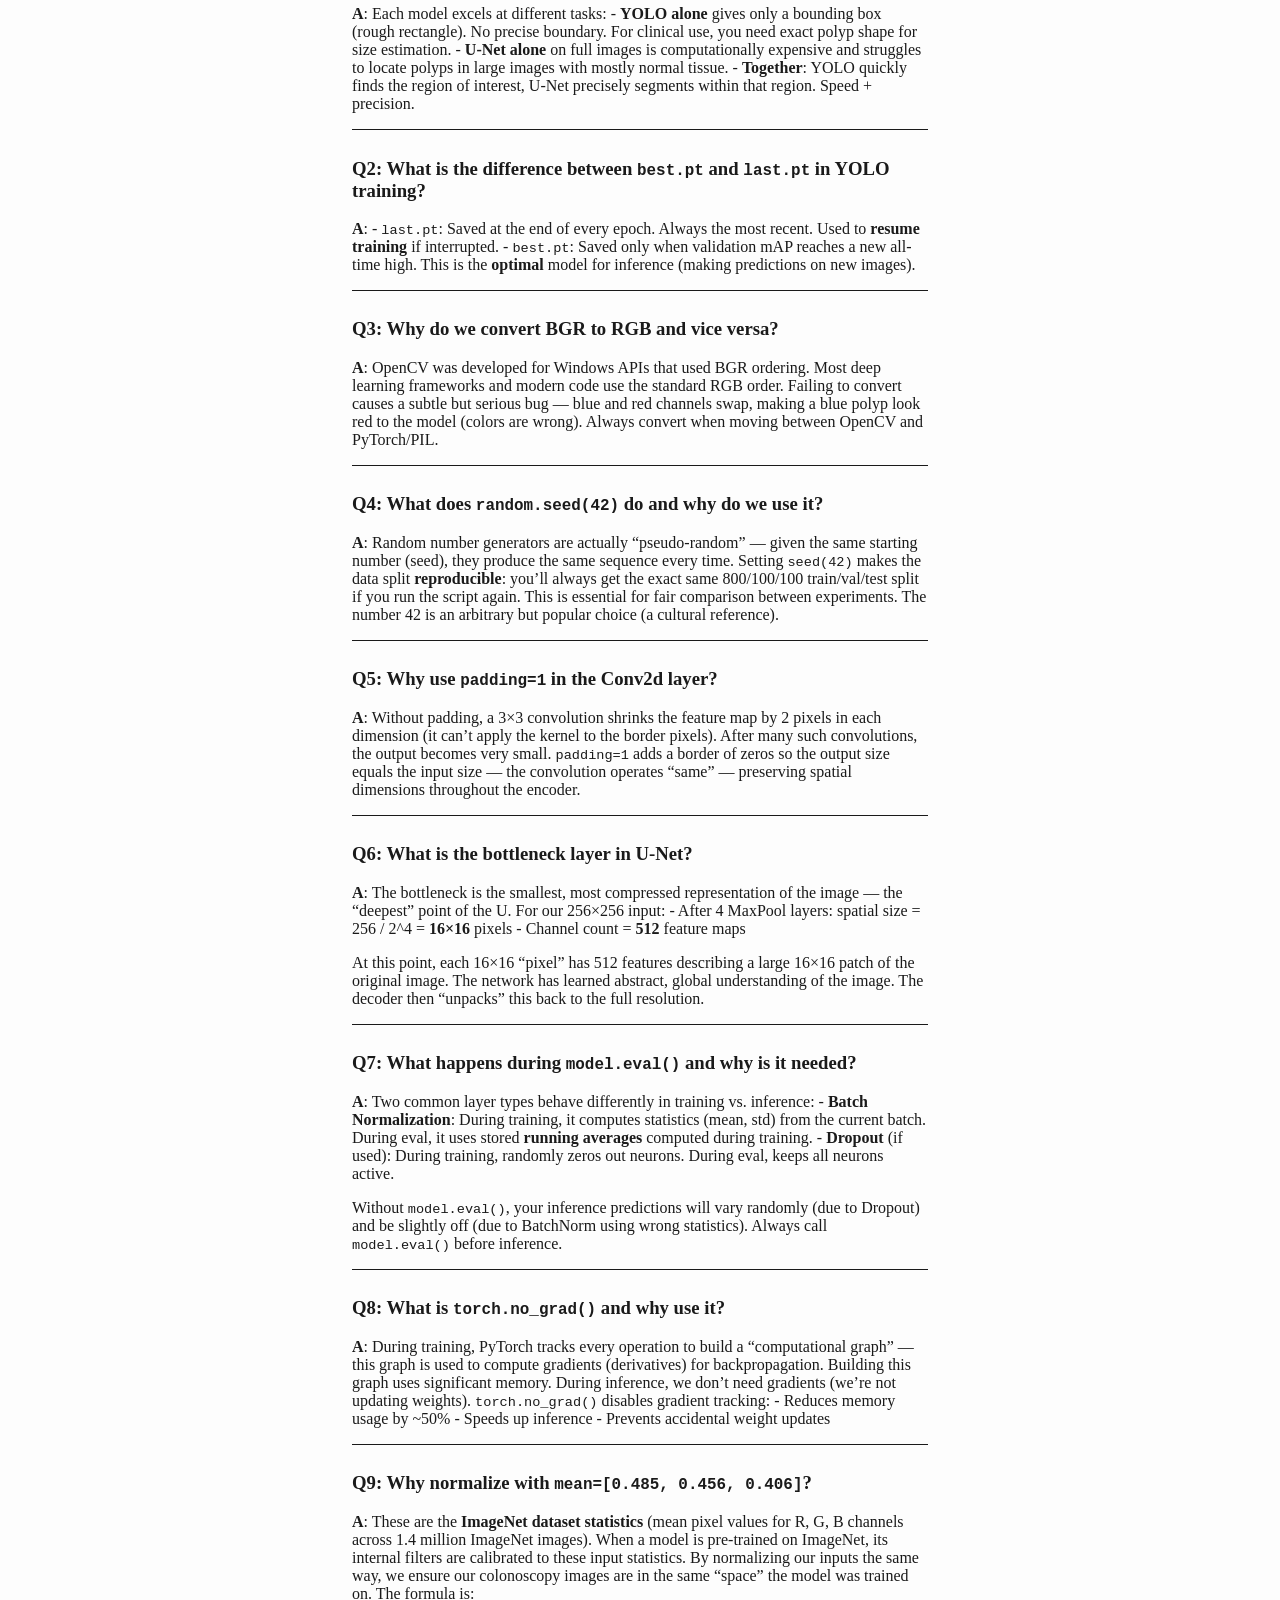
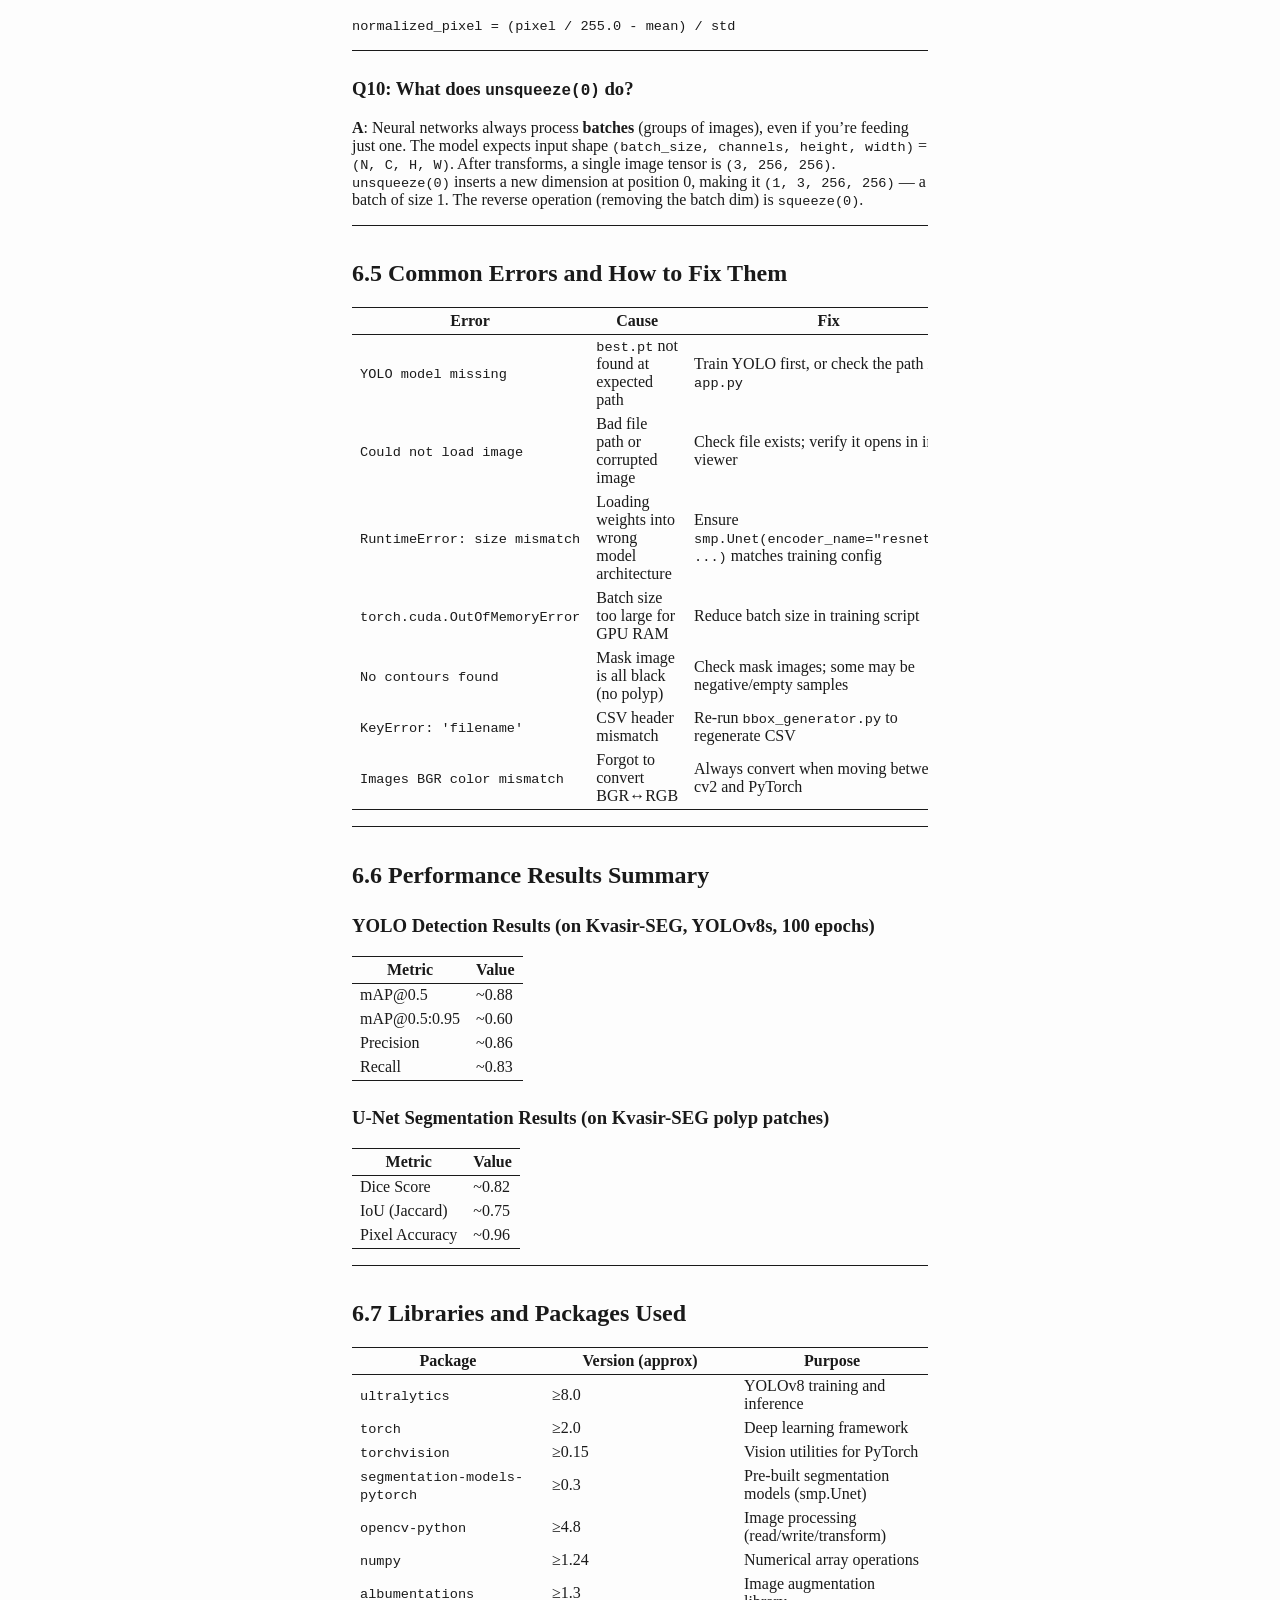
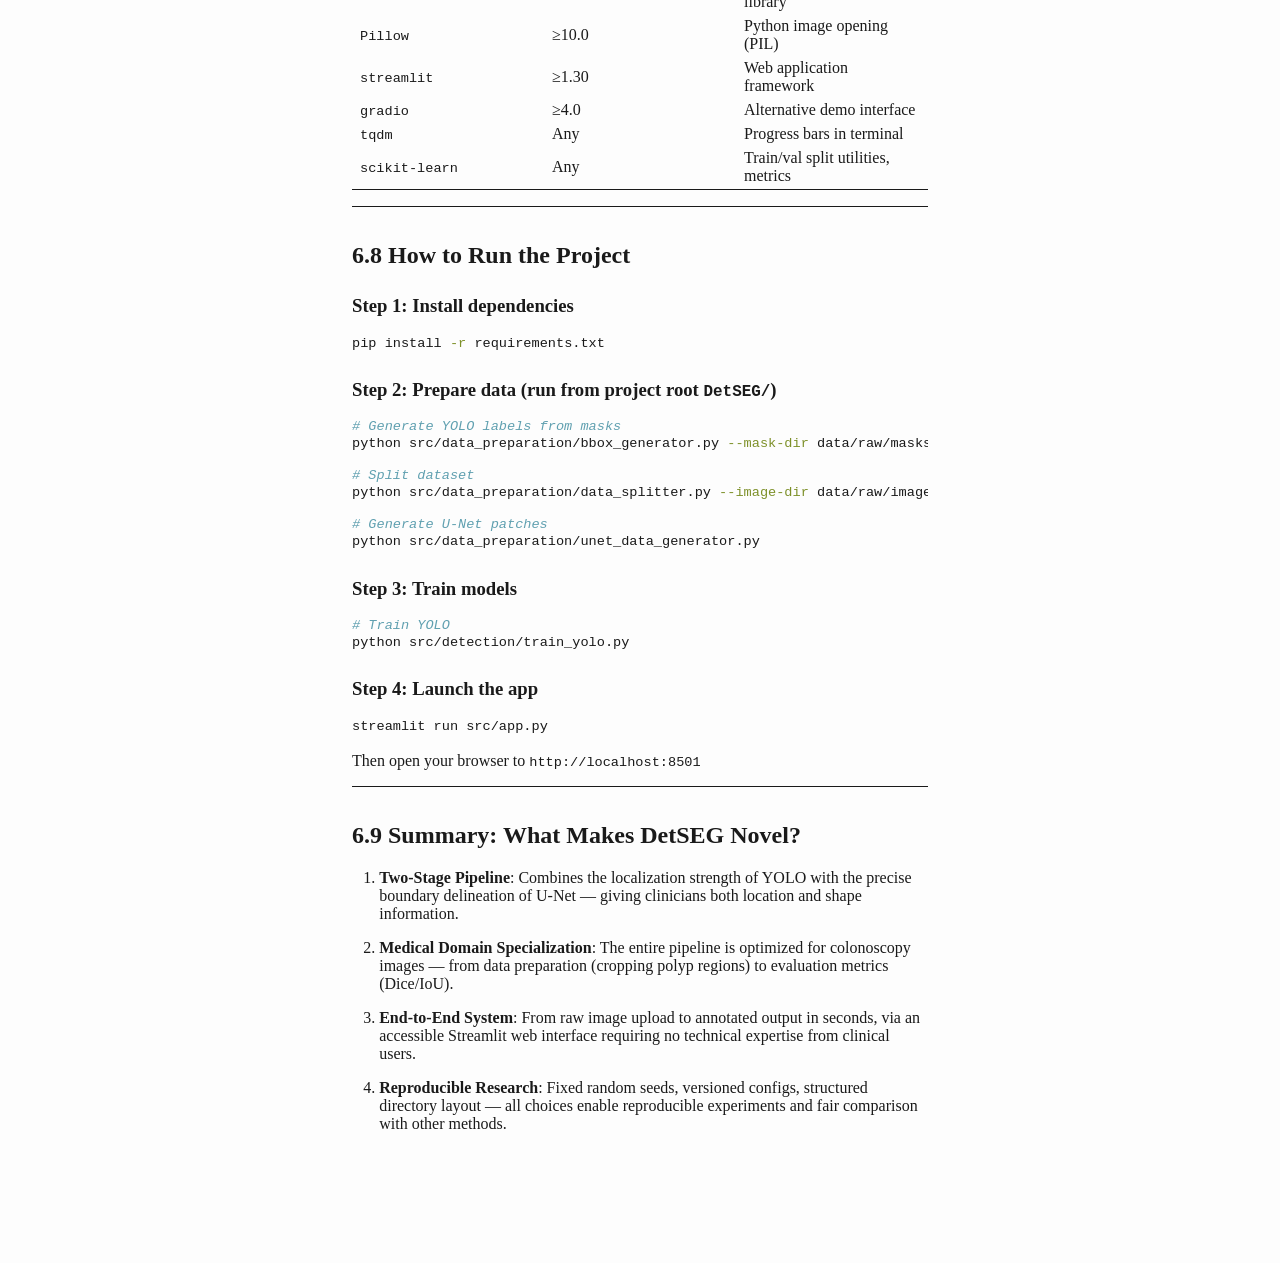
<file: docs/study_modules/Module_06_Summary_and_FAQ.html>
<!DOCTYPE html>
<html xmlns="http://www.w3.org/1999/xhtml">
<head>
  <meta charset="utf-8" />
  <meta name="generator" content="pandoc" />
  <meta name="viewport" content="width=device-width, initial-scale=1.0, user-scalable=yes" />
  <title>Module_06_Summary_and_FAQ</title>
  <style>
    /* Default styles provided by pandoc.
    ** See https://pandoc.org/MANUAL.html#variables-for-html for config info.
    */
    html {
      color: #1a1a1a;
      background-color: #fdfdfd;
    }
    body {
      margin: 0 auto;
      max-width: 36em;
      padding-left: 50px;
      padding-right: 50px;
      padding-top: 50px;
      padding-bottom: 50px;
      hyphens: auto;
      overflow-wrap: break-word;
      text-rendering: optimizeLegibility;
      font-kerning: normal;
    }
    @media (max-width: 600px) {
      body {
        font-size: 0.9em;
        padding: 12px;
      }
      h1 {
        font-size: 1.8em;
      }
    }
    @media print {
      html {
        background-color: white;
      }
      body {
        background-color: transparent;
        color: black;
        font-size: 12pt;
      }
      p, h2, h3 {
        orphans: 3;
        widows: 3;
      }
      h2, h3, h4 {
        page-break-after: avoid;
      }
    }
    p {
      margin: 1em 0;
    }
    a {
      color: #1a1a1a;
    }
    a:visited {
      color: #1a1a1a;
    }
    img {
      max-width: 100%;
    }
    svg {
      height: auto;
      max-width: 100%;
    }
    h1, h2, h3, h4, h5, h6 {
      margin-top: 1.4em;
    }
    h5, h6 {
      font-size: 1em;
      font-style: italic;
    }
    h6 {
      font-weight: normal;
    }
    ol, ul {
      padding-left: 1.7em;
      margin-top: 1em;
    }
    li > ol, li > ul {
      margin-top: 0;
    }
    blockquote {
      margin: 1em 0 1em 1.7em;
      padding-left: 1em;
      border-left: 2px solid #e6e6e6;
      color: #606060;
    }
    code {
      font-family: Menlo, Monaco, Consolas, 'Lucida Console', monospace;
      font-size: 85%;
      margin: 0;
      hyphens: manual;
    }
    pre {
      margin: 1em 0;
      overflow: auto;
    }
    pre code {
      padding: 0;
      overflow: visible;
      overflow-wrap: normal;
    }
    .sourceCode {
     background-color: transparent;
     overflow: visible;
    }
    hr {
      border: none;
      border-top: 1px solid #1a1a1a;
      height: 1px;
      margin: 1em 0;
    }
    table {
      margin: 1em 0;
      border-collapse: collapse;
      width: 100%;
      overflow-x: auto;
      display: block;
      font-variant-numeric: lining-nums tabular-nums;
    }
    table caption {
      margin-bottom: 0.75em;
    }
    tbody {
      margin-top: 0.5em;
      border-top: 1px solid #1a1a1a;
      border-bottom: 1px solid #1a1a1a;
    }
    th {
      border-top: 1px solid #1a1a1a;
      padding: 0.25em 0.5em 0.25em 0.5em;
    }
    td {
      padding: 0.125em 0.5em 0.25em 0.5em;
    }
    header {
      margin-bottom: 4em;
      text-align: center;
    }
    #TOC li {
      list-style: none;
    }
    #TOC ul {
      padding-left: 1.3em;
    }
    #TOC > ul {
      padding-left: 0;
    }
    #TOC a:not(:hover) {
      text-decoration: none;
    }
    code{white-space: pre-wrap;}
    span.smallcaps{font-variant: small-caps;}
    div.columns{display: flex; gap: min(4vw, 1.5em);}
    div.column{flex: auto; overflow-x: auto;}
    div.hanging-indent{margin-left: 1.5em; text-indent: -1.5em;}
    /* The extra [class] is a hack that increases specificity enough to
       override a similar rule in reveal.js */
    ul.task-list[class]{list-style: none;}
    ul.task-list li input[type="checkbox"] {
      font-size: inherit;
      width: 0.8em;
      margin: 0 0.8em 0.2em -1.6em;
      vertical-align: middle;
    }
    .display.math{display: block; text-align: center; margin: 0.5rem auto;}
    /* CSS for syntax highlighting */
    html { -webkit-text-size-adjust: 100%; }
    pre > code.sourceCode { white-space: pre; position: relative; }
    pre > code.sourceCode > span { display: inline-block; line-height: 1.25; }
    pre > code.sourceCode > span:empty { height: 1.2em; }
    .sourceCode { overflow: visible; }
    code.sourceCode > span { color: inherit; text-decoration: inherit; }
    div.sourceCode { margin: 1em 0; }
    pre.sourceCode { margin: 0; }
    @media screen {
    div.sourceCode { overflow: auto; }
    }
    @media print {
    pre > code.sourceCode { white-space: pre-wrap; }
    pre > code.sourceCode > span { text-indent: -5em; padding-left: 5em; }
    }
    pre.numberSource code
      { counter-reset: source-line 0; }
    pre.numberSource code > span
      { position: relative; left: -4em; counter-increment: source-line; }
    pre.numberSource code > span > a:first-child::before
      { content: counter(source-line);
        position: relative; left: -1em; text-align: right; vertical-align: baseline;
        border: none; display: inline-block;
        -webkit-touch-callout: none; -webkit-user-select: none;
        -khtml-user-select: none; -moz-user-select: none;
        -ms-user-select: none; user-select: none;
        padding: 0 4px; width: 4em;
        color: #aaaaaa;
      }
    pre.numberSource { margin-left: 3em; border-left: 1px solid #aaaaaa;  padding-left: 4px; }
    div.sourceCode
      {   }
    @media screen {
    pre > code.sourceCode > span > a:first-child::before { text-decoration: underline; }
    }
    code span.al { color: #ff0000; font-weight: bold; } /* Alert */
    code span.an { color: #60a0b0; font-weight: bold; font-style: italic; } /* Annotation */
    code span.at { color: #7d9029; } /* Attribute */
    code span.bn { color: #40a070; } /* BaseN */
    code span.bu { color: #008000; } /* BuiltIn */
    code span.cf { color: #007020; font-weight: bold; } /* ControlFlow */
    code span.ch { color: #4070a0; } /* Char */
    code span.cn { color: #880000; } /* Constant */
    code span.co { color: #60a0b0; font-style: italic; } /* Comment */
    code span.cv { color: #60a0b0; font-weight: bold; font-style: italic; } /* CommentVar */
    code span.do { color: #ba2121; font-style: italic; } /* Documentation */
    code span.dt { color: #902000; } /* DataType */
    code span.dv { color: #40a070; } /* DecVal */
    code span.er { color: #ff0000; font-weight: bold; } /* Error */
    code span.ex { } /* Extension */
    code span.fl { color: #40a070; } /* Float */
    code span.fu { color: #06287e; } /* Function */
    code span.im { color: #008000; font-weight: bold; } /* Import */
    code span.in { color: #60a0b0; font-weight: bold; font-style: italic; } /* Information */
    code span.kw { color: #007020; font-weight: bold; } /* Keyword */
    code span.op { color: #666666; } /* Operator */
    code span.ot { color: #007020; } /* Other */
    code span.pp { color: #bc7a00; } /* Preprocessor */
    code span.sc { color: #4070a0; } /* SpecialChar */
    code span.ss { color: #bb6688; } /* SpecialString */
    code span.st { color: #4070a0; } /* String */
    code span.va { color: #19177c; } /* Variable */
    code span.vs { color: #4070a0; } /* VerbatimString */
    code span.wa { color: #60a0b0; font-weight: bold; font-style: italic; } /* Warning */
  </style>
</head>
<body>
<h1 id="module-6-summary-key-concepts-glossary-study-faq">📘 Module 6:
Summary, Key Concepts Glossary &amp; Study FAQ</h1>
<h2 id="quick-reference-and-revision-guide-for-the-detseg-project">Quick
Reference and Revision Guide for the DetSEG Project</h2>
<hr />
<h2 id="full-project-pipeline-at-a-glance">6.1 Full Project Pipeline at
a Glance</h2>
<pre><code>╔══════════════════════════════════════════════════════════════════════╗
║                       DetSEG PROJECT PIPELINE                        ║
╠══════════════════════════════════════════════════════════════════════╣
║                                                                      ║
║  STEP 1: DATA PREPARATION                                            ║
║  ┌─────────────────────────────────────────────────────────────┐     ║
║  │  Raw Images + Masks                                          │     ║
║  │       │                                                      │     ║
║  │  bbox_generator.py → YOLO .txt labels + bounding_boxes.csv  │     ║
║  │       │                                                      │     ║
║  │  data_splitter.py  → 80/10/10 Train/Val/Test split           │     ║
║  │       │                                                      │     ║
║  │  unet_data_generator.py → 256×256 cropped image+mask patches │     ║
║  └─────────────────────────────────────────────────────────────┘     ║
║                                                                      ║
║  STEP 2: MODEL TRAINING                                              ║
║  ┌───────────────────────┐    ┌──────────────────────────────────┐   ║
║  │ YOLO Training         │    │ U-Net Training                   │   ║
║  │ train_yolo.py         │    │ (notebook/train script)          │   ║
║  │ Input: Full images    │    │ Input: 256×256 patches           │   ║
║  │ Output: best.pt       │    │ Output: unet_best.pth            │   ║
║  └───────────────────────┘    └──────────────────────────────────┘   ║
║                                                                      ║
║  STEP 3: INFERENCE (app.py)                                          ║
║  ┌─────────────────────────────────────────────────────────────┐     ║
║  │ User uploads image                                           │     ║
║  │       → YOLO detects polyps (bounding boxes)                 │     ║
║  │       → U-Net segments each detected region (pixel mask)     │     ║
║  │       → Visualization (green overlay + red bounding box)     │     ║
║  └─────────────────────────────────────────────────────────────┘     ║
║                                                                      ║
╚══════════════════════════════════════════════════════════════════════╝</code></pre>
<hr />
<h2 id="key-files-and-their-roles">6.2 Key Files and Their Roles</h2>
<table>
<colgroup>
<col style="width: 33%" />
<col style="width: 33%" />
<col style="width: 33%" />
</colgroup>
<thead>
<tr>
<th>File</th>
<th>Location</th>
<th>Purpose</th>
</tr>
</thead>
<tbody>
<tr>
<td><code>bbox_generator.py</code></td>
<td><code>src/data_preparation/</code></td>
<td>Convert binary masks → YOLO labels (.txt) + CSV</td>
</tr>
<tr>
<td><code>data_splitter.py</code></td>
<td><code>src/data_preparation/</code></td>
<td>Split dataset 80/10/10 into train/val/test</td>
</tr>
<tr>
<td><code>unet_data_generator.py</code></td>
<td><code>src/data_preparation/</code></td>
<td>Crop+resize polyp patches for U-Net</td>
</tr>
<tr>
<td><code>train_yolo.py</code></td>
<td><code>src/detection/</code></td>
<td>Train/resume YOLOv8 on polyp detection</td>
</tr>
<tr>
<td><code>unet_model.py</code></td>
<td><code>src/segmentation/</code></td>
<td>Custom U-Net architecture in PyTorch</td>
</tr>
<tr>
<td><code>dataset.py</code></td>
<td><code>src/segmentation/</code></td>
<td>PyTorch Dataset class for loading patches</td>
</tr>
<tr>
<td><code>app.py</code></td>
<td><code>src/</code></td>
<td>Streamlit web app for end-to-end inference</td>
</tr>
<tr>
<td><code>polyp_dataset.yaml</code></td>
<td><code>configs/</code></td>
<td>YOLO dataset configuration (paths + class names)</td>
</tr>
<tr>
<td><code>requirements.txt</code></td>
<td>Root</td>
<td>All Python package dependencies</td>
</tr>
</tbody>
</table>
<hr />
<h2 id="glossary-of-key-terms">6.3 Glossary of Key Terms</h2>
<table>
<colgroup>
<col style="width: 50%" />
<col style="width: 50%" />
</colgroup>
<thead>
<tr>
<th>Term</th>
<th>Meaning</th>
</tr>
</thead>
<tbody>
<tr>
<td><strong>Bounding Box</strong></td>
<td>A rectangle (x1,y1,x2,y2) that encloses an object in an image</td>
</tr>
<tr>
<td><strong>Binary Mask</strong></td>
<td>An image where each pixel is 0 (background) or 255 (object)</td>
</tr>
<tr>
<td><strong>YOLO</strong></td>
<td>You Only Look Once — fast single-pass object detection model</td>
</tr>
<tr>
<td><strong>U-Net</strong></td>
<td>Encoder-decoder segmentation network with skip connections</td>
</tr>
<tr>
<td><strong>Encoder</strong></td>
<td>Network component that compresses image into abstract features</td>
</tr>
<tr>
<td><strong>Decoder</strong></td>
<td>Network component that reconstructs spatial maps from features</td>
</tr>
<tr>
<td><strong>Skip Connection</strong></td>
<td>Shortcut linking encoder layers to matching decoder layers</td>
</tr>
<tr>
<td><strong>MaxPooling</strong></td>
<td>Downsampling by taking the maximum value in each window</td>
</tr>
<tr>
<td><strong>Convolution</strong></td>
<td>Sliding a filter over an image to detect patterns</td>
</tr>
<tr>
<td><strong>Batch Normalization</strong></td>
<td>Normalizes layer outputs to stabilize training</td>
</tr>
<tr>
<td><strong>ReLU</strong></td>
<td>Activation function: f(x) = max(0, x) — introduces
non-linearity</td>
</tr>
<tr>
<td><strong>Sigmoid</strong></td>
<td>Maps any number to 0–1 range: f(x) = 1/(1+e^(-x))</td>
</tr>
<tr>
<td><strong>Logits</strong></td>
<td>Raw unnormalized outputs before applying sigmoid/softmax</td>
</tr>
<tr>
<td><strong>IoU</strong></td>
<td>Intersection over Union — measures overlap between two
boxes/masks</td>
</tr>
<tr>
<td><strong>mAP</strong></td>
<td>Mean Average Precision — main metric for detection models</td>
</tr>
<tr>
<td><strong>Dice Score</strong></td>
<td>2×TP/(2×TP+FP+FN) — main metric for segmentation models</td>
</tr>
<tr>
<td><strong>Epoch</strong></td>
<td>One complete pass through all training data</td>
</tr>
<tr>
<td><strong>Batch</strong></td>
<td>A group of images processed together in one forward pass</td>
</tr>
<tr>
<td><strong>Learning Rate</strong></td>
<td>How large the model’s parameter update steps are</td>
</tr>
<tr>
<td><strong>Overfitting</strong></td>
<td>Model memorizes training data, fails to generalize</td>
</tr>
<tr>
<td><strong>Augmentation</strong></td>
<td>Artificially increasing dataset size with image transformations</td>
</tr>
<tr>
<td><strong>Normalization</strong></td>
<td>Scaling values to a standard range (e.g., 0–1 or using
mean/std)</td>
</tr>
<tr>
<td><strong>Inference</strong></td>
<td>Using a trained model to make predictions on new data</td>
</tr>
<tr>
<td><strong>Checkpoint</strong></td>
<td>A saved copy of model weights at a particular training step</td>
</tr>
<tr>
<td><strong>Transfer Learning</strong></td>
<td>Using a model pre-trained on one task for a different task</td>
</tr>
<tr>
<td><strong>NMS</strong></td>
<td>Non-Maximum Suppression — removes duplicate bounding boxes</td>
</tr>
<tr>
<td><strong>Confidence Score</strong></td>
<td>0–1 probability that a detected object is genuinely present</td>
</tr>
</tbody>
</table>
<hr />
<h2 id="frequently-asked-questions-faq">6.4 Frequently Asked Questions
(FAQ)</h2>
<h3 id="q1-why-do-we-need-both-yolo-and-u-net-cant-we-use-just-one">Q1:
Why do we need both YOLO and U-Net? Can’t we use just one?</h3>
<p><strong>A</strong>: Each model excels at different tasks: -
<strong>YOLO alone</strong> gives only a bounding box (rough rectangle).
No precise boundary. For clinical use, you need exact polyp shape for
size estimation. - <strong>U-Net alone</strong> on full images is
computationally expensive and struggles to locate polyps in large images
with mostly normal tissue. - <strong>Together</strong>: YOLO quickly
finds the region of interest, U-Net precisely segments within that
region. Speed + precision.</p>
<hr />
<h3
id="q2-what-is-the-difference-between-best.pt-and-last.pt-in-yolo-training">Q2:
What is the difference between <code>best.pt</code> and
<code>last.pt</code> in YOLO training?</h3>
<p><strong>A</strong>: - <code>last.pt</code>: Saved at the end of every
epoch. Always the most recent. Used to <strong>resume training</strong>
if interrupted. - <code>best.pt</code>: Saved only when validation mAP
reaches a new all-time high. This is the <strong>optimal</strong> model
for inference (making predictions on new images).</p>
<hr />
<h3 id="q3-why-do-we-convert-bgr-to-rgb-and-vice-versa">Q3: Why do we
convert BGR to RGB and vice versa?</h3>
<p><strong>A</strong>: OpenCV was developed for Windows APIs that used
BGR ordering. Most deep learning frameworks and modern code use the
standard RGB order. Failing to convert causes a subtle but serious bug —
blue and red channels swap, making a blue polyp look red to the model
(colors are wrong). Always convert when moving between OpenCV and
PyTorch/PIL.</p>
<hr />
<h3 id="q4-what-does-random.seed42-do-and-why-do-we-use-it">Q4: What
does <code>random.seed(42)</code> do and why do we use it?</h3>
<p><strong>A</strong>: Random number generators are actually
“pseudo-random” — given the same starting number (seed), they produce
the same sequence every time. Setting <code>seed(42)</code> makes the
data split <strong>reproducible</strong>: you’ll always get the exact
same 800/100/100 train/val/test split if you run the script again. This
is essential for fair comparison between experiments. The number 42 is
an arbitrary but popular choice (a cultural reference).</p>
<hr />
<h3 id="q5-why-use-padding1-in-the-conv2d-layer">Q5: Why use
<code>padding=1</code> in the Conv2d layer?</h3>
<p><strong>A</strong>: Without padding, a 3×3 convolution shrinks the
feature map by 2 pixels in each dimension (it can’t apply the kernel to
the border pixels). After many such convolutions, the output becomes
very small. <code>padding=1</code> adds a border of zeros so the output
size equals the input size — the convolution operates “same” —
preserving spatial dimensions throughout the encoder.</p>
<hr />
<h3 id="q6-what-is-the-bottleneck-layer-in-u-net">Q6: What is the
bottleneck layer in U-Net?</h3>
<p><strong>A</strong>: The bottleneck is the smallest, most compressed
representation of the image — the “deepest” point of the U. For our
256×256 input: - After 4 MaxPool layers: spatial size = 256 / 2^4 =
<strong>16×16</strong> pixels - Channel count = <strong>512</strong>
feature maps</p>
<p>At this point, each 16×16 “pixel” has 512 features describing a large
16×16 patch of the original image. The network has learned abstract,
global understanding of the image. The decoder then “unpacks” this back
to the full resolution.</p>
<hr />
<h3 id="q7-what-happens-during-model.eval-and-why-is-it-needed">Q7: What
happens during <code>model.eval()</code> and why is it needed?</h3>
<p><strong>A</strong>: Two common layer types behave differently in
training vs. inference: - <strong>Batch Normalization</strong>: During
training, it computes statistics (mean, std) from the current batch.
During eval, it uses stored <strong>running averages</strong> computed
during training. - <strong>Dropout</strong> (if used): During training,
randomly zeros out neurons. During eval, keeps all neurons active.</p>
<p>Without <code>model.eval()</code>, your inference predictions will
vary randomly (due to Dropout) and be slightly off (due to BatchNorm
using wrong statistics). Always call <code>model.eval()</code> before
inference.</p>
<hr />
<h3 id="q8-what-is-torch.no_grad-and-why-use-it">Q8: What is
<code>torch.no_grad()</code> and why use it?</h3>
<p><strong>A</strong>: During training, PyTorch tracks every operation
to build a “computational graph” — this graph is used to compute
gradients (derivatives) for backpropagation. Building this graph uses
significant memory. During inference, we don’t need gradients (we’re not
updating weights). <code>torch.no_grad()</code> disables gradient
tracking: - Reduces memory usage by ~50% - Speeds up inference -
Prevents accidental weight updates</p>
<hr />
<h3 id="q9-why-normalize-with-mean0.485-0.456-0.406">Q9: Why normalize
with <code>mean=[0.485, 0.456, 0.406]</code>?</h3>
<p><strong>A</strong>: These are the <strong>ImageNet dataset
statistics</strong> (mean pixel values for R, G, B channels across 1.4
million ImageNet images). When a model is pre-trained on ImageNet, its
internal filters are calibrated to these input statistics. By
normalizing our inputs the same way, we ensure our colonoscopy images
are in the same “space” the model was trained on. The formula is:</p>
<pre><code>normalized_pixel = (pixel / 255.0 - mean) / std</code></pre>
<hr />
<h3 id="q10-what-does-unsqueeze0-do">Q10: What does
<code>unsqueeze(0)</code> do?</h3>
<p><strong>A</strong>: Neural networks always process
<strong>batches</strong> (groups of images), even if you’re feeding just
one. The model expects input shape
<code>(batch_size, channels, height, width)</code> =
<code>(N, C, H, W)</code>. After transforms, a single image tensor is
<code>(3, 256, 256)</code>. <code>unsqueeze(0)</code> inserts a new
dimension at position 0, making it <code>(1, 3, 256, 256)</code> — a
batch of size 1. The reverse operation (removing the batch dim) is
<code>squeeze(0)</code>.</p>
<hr />
<h2 id="common-errors-and-how-to-fix-them">6.5 Common Errors and How to
Fix Them</h2>
<table>
<colgroup>
<col style="width: 33%" />
<col style="width: 33%" />
<col style="width: 33%" />
</colgroup>
<thead>
<tr>
<th>Error</th>
<th>Cause</th>
<th>Fix</th>
</tr>
</thead>
<tbody>
<tr>
<td><code>YOLO model missing</code></td>
<td><code>best.pt</code> not found at expected path</td>
<td>Train YOLO first, or check the path in <code>app.py</code></td>
</tr>
<tr>
<td><code>Could not load image</code></td>
<td>Bad file path or corrupted image</td>
<td>Check file exists; verify it opens in image viewer</td>
</tr>
<tr>
<td><code>RuntimeError: size mismatch</code></td>
<td>Loading weights into wrong model architecture</td>
<td>Ensure <code>smp.Unet(encoder_name="resnet34", ...)</code> matches
training config</td>
</tr>
<tr>
<td><code>torch.cuda.OutOfMemoryError</code></td>
<td>Batch size too large for GPU RAM</td>
<td>Reduce batch size in training script</td>
</tr>
<tr>
<td><code>No contours found</code></td>
<td>Mask image is all black (no polyp)</td>
<td>Check mask images; some may be negative/empty samples</td>
</tr>
<tr>
<td><code>KeyError: 'filename'</code></td>
<td>CSV header mismatch</td>
<td>Re-run <code>bbox_generator.py</code> to regenerate CSV</td>
</tr>
<tr>
<td><code>Images BGR color mismatch</code></td>
<td>Forgot to convert BGR↔︎RGB</td>
<td>Always convert when moving between cv2 and PyTorch</td>
</tr>
</tbody>
</table>
<hr />
<h2 id="performance-results-summary">6.6 Performance Results
Summary</h2>
<h3 id="yolo-detection-results-on-kvasir-seg-yolov8s-100-epochs">YOLO
Detection Results (on Kvasir-SEG, YOLOv8s, 100 epochs)</h3>
<table>
<thead>
<tr>
<th>Metric</th>
<th>Value</th>
</tr>
</thead>
<tbody>
<tr>
<td>mAP@0.5</td>
<td>~0.88</td>
</tr>
<tr>
<td>mAP@0.5:0.95</td>
<td>~0.60</td>
</tr>
<tr>
<td>Precision</td>
<td>~0.86</td>
</tr>
<tr>
<td>Recall</td>
<td>~0.83</td>
</tr>
</tbody>
</table>
<h3 id="u-net-segmentation-results-on-kvasir-seg-polyp-patches">U-Net
Segmentation Results (on Kvasir-SEG polyp patches)</h3>
<table>
<thead>
<tr>
<th>Metric</th>
<th>Value</th>
</tr>
</thead>
<tbody>
<tr>
<td>Dice Score</td>
<td>~0.82</td>
</tr>
<tr>
<td>IoU (Jaccard)</td>
<td>~0.75</td>
</tr>
<tr>
<td>Pixel Accuracy</td>
<td>~0.96</td>
</tr>
</tbody>
</table>
<hr />
<h2 id="libraries-and-packages-used">6.7 Libraries and Packages
Used</h2>
<table>
<colgroup>
<col style="width: 33%" />
<col style="width: 33%" />
<col style="width: 33%" />
</colgroup>
<thead>
<tr>
<th>Package</th>
<th>Version (approx)</th>
<th>Purpose</th>
</tr>
</thead>
<tbody>
<tr>
<td><code>ultralytics</code></td>
<td>≥8.0</td>
<td>YOLOv8 training and inference</td>
</tr>
<tr>
<td><code>torch</code></td>
<td>≥2.0</td>
<td>Deep learning framework</td>
</tr>
<tr>
<td><code>torchvision</code></td>
<td>≥0.15</td>
<td>Vision utilities for PyTorch</td>
</tr>
<tr>
<td><code>segmentation-models-pytorch</code></td>
<td>≥0.3</td>
<td>Pre-built segmentation models (smp.Unet)</td>
</tr>
<tr>
<td><code>opencv-python</code></td>
<td>≥4.8</td>
<td>Image processing (read/write/transform)</td>
</tr>
<tr>
<td><code>numpy</code></td>
<td>≥1.24</td>
<td>Numerical array operations</td>
</tr>
<tr>
<td><code>albumentations</code></td>
<td>≥1.3</td>
<td>Image augmentation library</td>
</tr>
<tr>
<td><code>Pillow</code></td>
<td>≥10.0</td>
<td>Python image opening (PIL)</td>
</tr>
<tr>
<td><code>streamlit</code></td>
<td>≥1.30</td>
<td>Web application framework</td>
</tr>
<tr>
<td><code>gradio</code></td>
<td>≥4.0</td>
<td>Alternative demo interface</td>
</tr>
<tr>
<td><code>tqdm</code></td>
<td>Any</td>
<td>Progress bars in terminal</td>
</tr>
<tr>
<td><code>scikit-learn</code></td>
<td>Any</td>
<td>Train/val split utilities, metrics</td>
</tr>
</tbody>
</table>
<hr />
<h2 id="how-to-run-the-project">6.8 How to Run the Project</h2>
<h3 id="step-1-install-dependencies">Step 1: Install dependencies</h3>
<div class="sourceCode" id="cb3"><pre
class="sourceCode bash"><code class="sourceCode bash"><span id="cb3-1"><a href="#cb3-1" aria-hidden="true" tabindex="-1"></a><span class="ex">pip</span> install <span class="at">-r</span> requirements.txt</span></code></pre></div>
<h3 id="step-2-prepare-data-run-from-project-root-detseg">Step 2:
Prepare data (run from project root <code>DetSEG/</code>)</h3>
<div class="sourceCode" id="cb4"><pre
class="sourceCode bash"><code class="sourceCode bash"><span id="cb4-1"><a href="#cb4-1" aria-hidden="true" tabindex="-1"></a><span class="co"># Generate YOLO labels from masks</span></span>
<span id="cb4-2"><a href="#cb4-2" aria-hidden="true" tabindex="-1"></a><span class="ex">python</span> src/data_preparation/bbox_generator.py <span class="at">--mask-dir</span> data/raw/masks <span class="at">--label-out-dir</span> data/interim/labels <span class="at">--csv-out-path</span> data/interim/bounding_boxes.csv</span>
<span id="cb4-3"><a href="#cb4-3" aria-hidden="true" tabindex="-1"></a></span>
<span id="cb4-4"><a href="#cb4-4" aria-hidden="true" tabindex="-1"></a><span class="co"># Split dataset</span></span>
<span id="cb4-5"><a href="#cb4-5" aria-hidden="true" tabindex="-1"></a><span class="ex">python</span> src/data_preparation/data_splitter.py <span class="at">--image-dir</span> data/raw/images <span class="at">--mask-dir</span> data/raw/masks <span class="at">--label-dir</span> data/interim/labels <span class="at">--output-dir</span> data/processed</span>
<span id="cb4-6"><a href="#cb4-6" aria-hidden="true" tabindex="-1"></a></span>
<span id="cb4-7"><a href="#cb4-7" aria-hidden="true" tabindex="-1"></a><span class="co"># Generate U-Net patches</span></span>
<span id="cb4-8"><a href="#cb4-8" aria-hidden="true" tabindex="-1"></a><span class="ex">python</span> src/data_preparation/unet_data_generator.py</span></code></pre></div>
<h3 id="step-3-train-models">Step 3: Train models</h3>
<div class="sourceCode" id="cb5"><pre
class="sourceCode bash"><code class="sourceCode bash"><span id="cb5-1"><a href="#cb5-1" aria-hidden="true" tabindex="-1"></a><span class="co"># Train YOLO</span></span>
<span id="cb5-2"><a href="#cb5-2" aria-hidden="true" tabindex="-1"></a><span class="ex">python</span> src/detection/train_yolo.py</span></code></pre></div>
<h3 id="step-4-launch-the-app">Step 4: Launch the app</h3>
<div class="sourceCode" id="cb6"><pre
class="sourceCode bash"><code class="sourceCode bash"><span id="cb6-1"><a href="#cb6-1" aria-hidden="true" tabindex="-1"></a><span class="ex">streamlit</span> run src/app.py</span></code></pre></div>
<p>Then open your browser to <code>http://localhost:8501</code></p>
<hr />
<h2 id="summary-what-makes-detseg-novel">6.9 Summary: What Makes DetSEG
Novel?</h2>
<ol type="1">
<li><p><strong>Two-Stage Pipeline</strong>: Combines the localization
strength of YOLO with the precise boundary delineation of U-Net — giving
clinicians both location and shape information.</p></li>
<li><p><strong>Medical Domain Specialization</strong>: The entire
pipeline is optimized for colonoscopy images — from data preparation
(cropping polyp regions) to evaluation metrics (Dice/IoU).</p></li>
<li><p><strong>End-to-End System</strong>: From raw image upload to
annotated output in seconds, via an accessible Streamlit web interface
requiring no technical expertise from clinical users.</p></li>
<li><p><strong>Reproducible Research</strong>: Fixed random seeds,
versioned configs, structured directory layout — all choices enable
reproducible experiments and fair comparison with other
methods.</p></li>
</ol>
</body>
</html>
</file>
